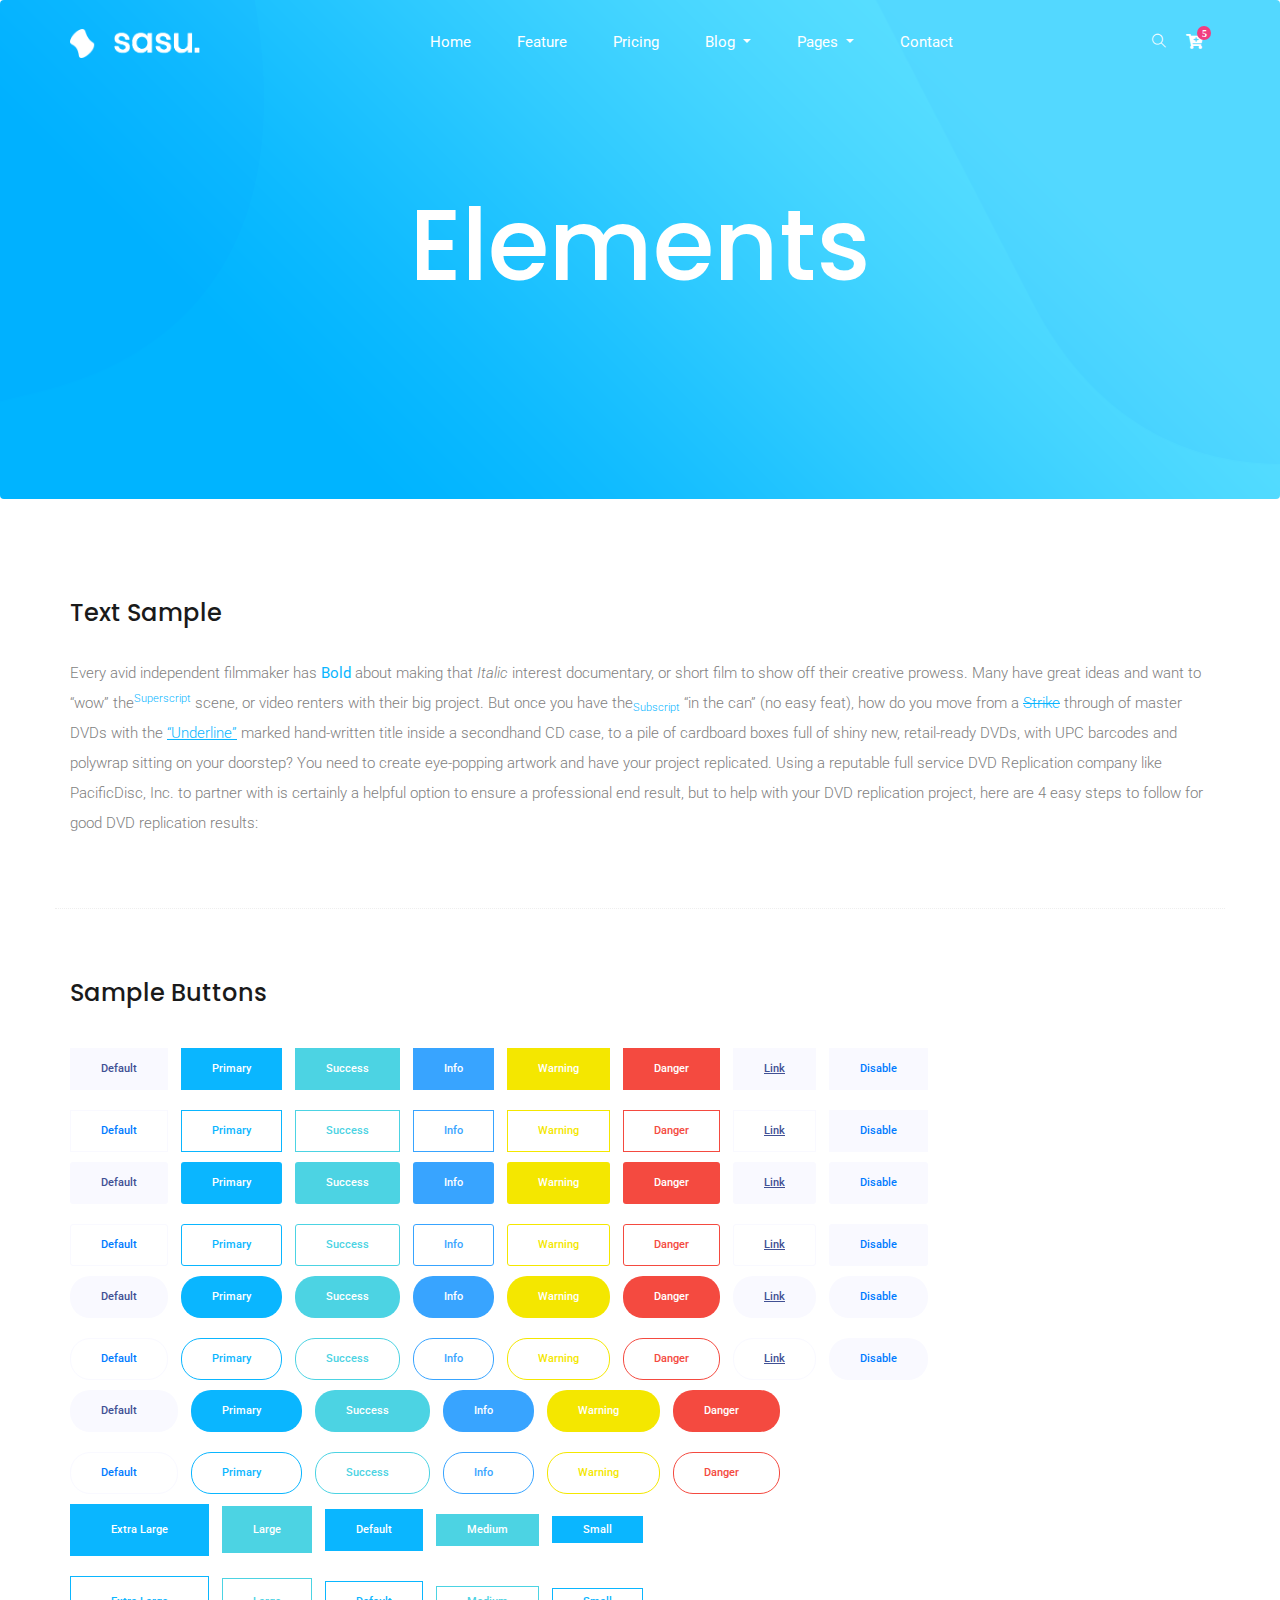
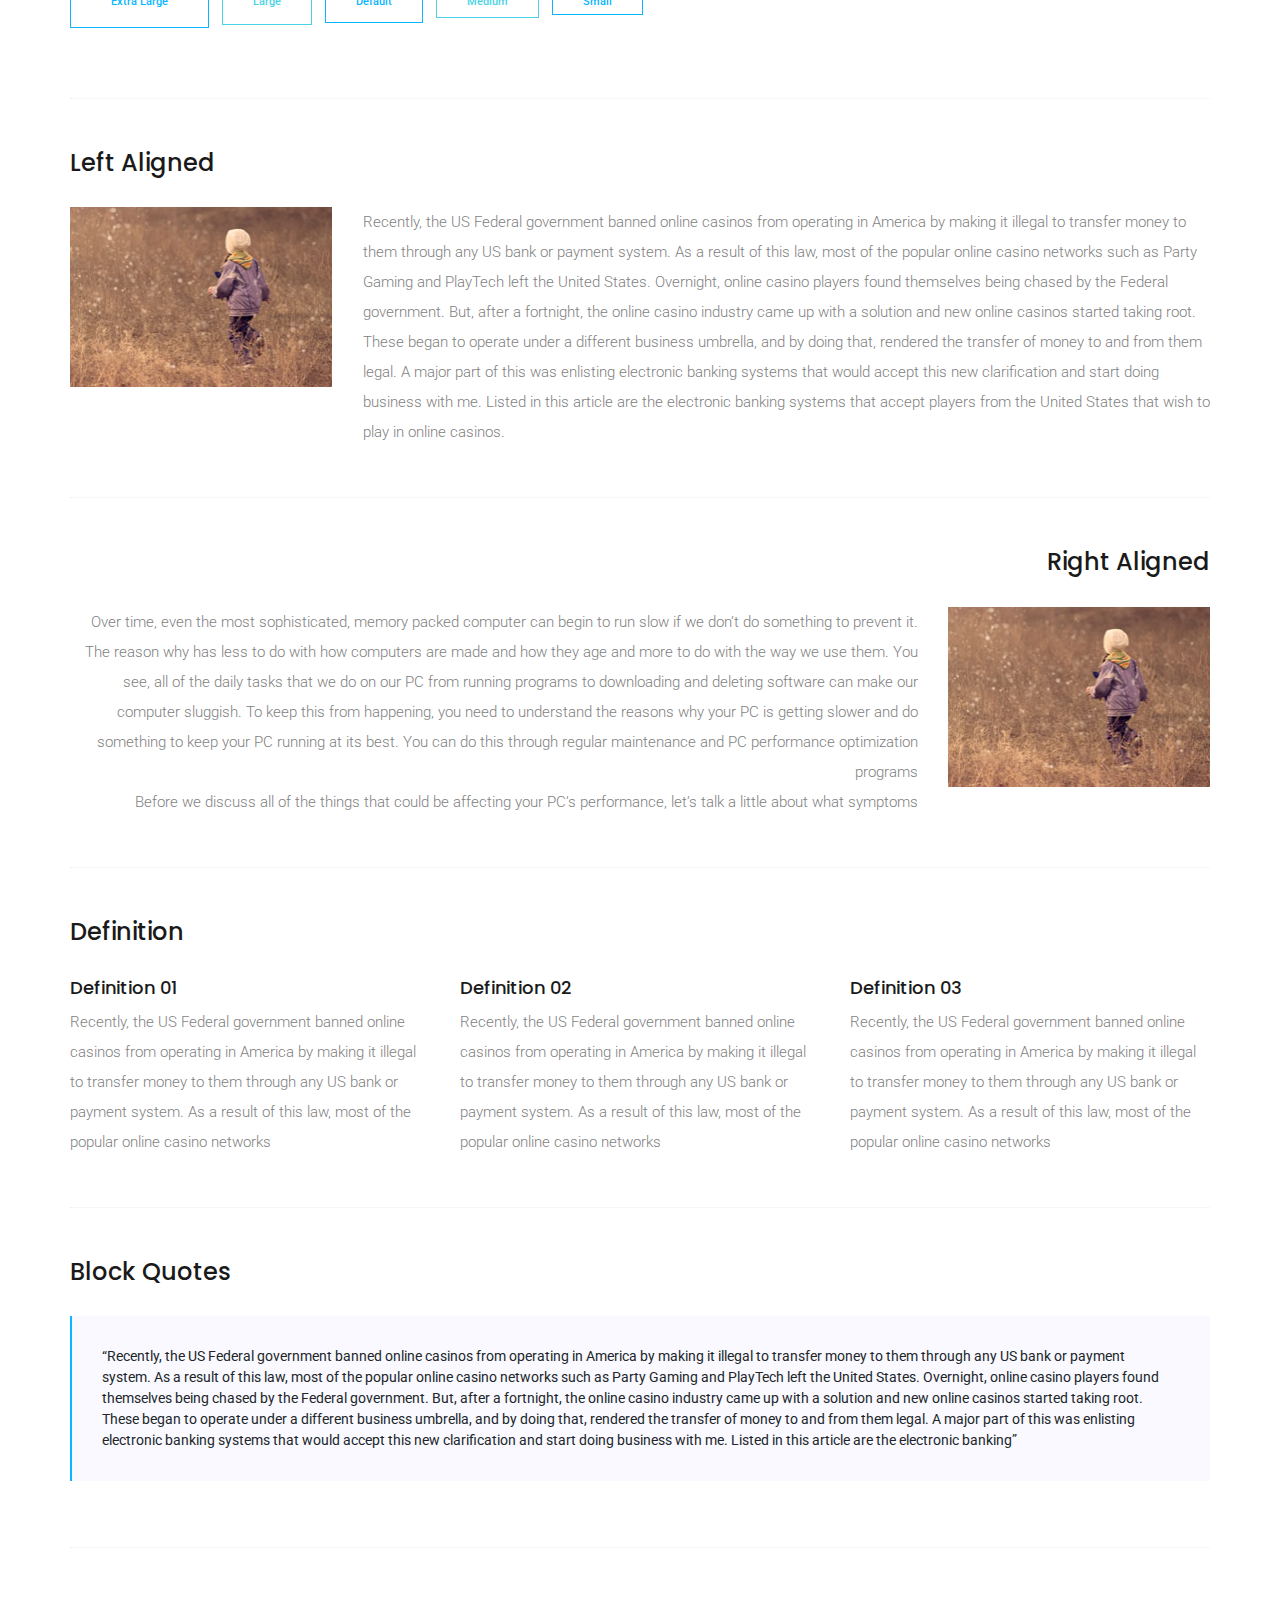
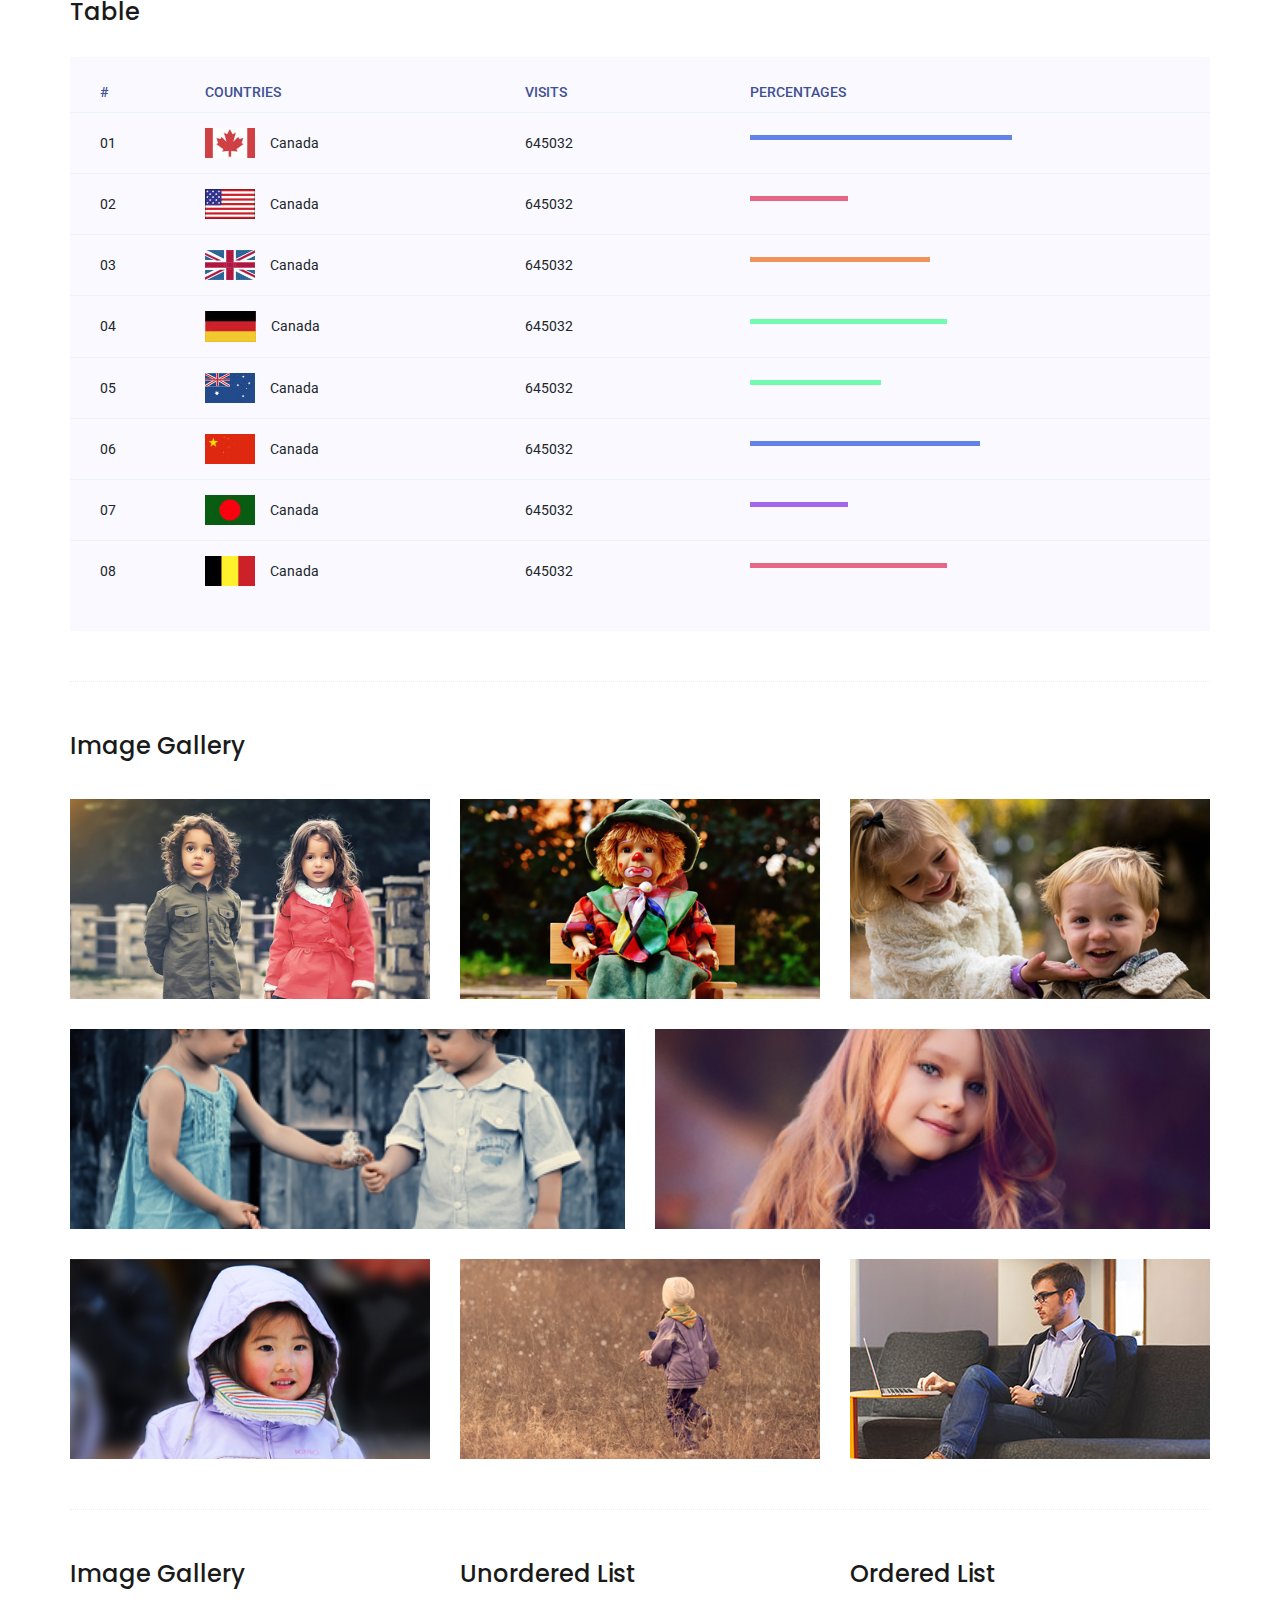
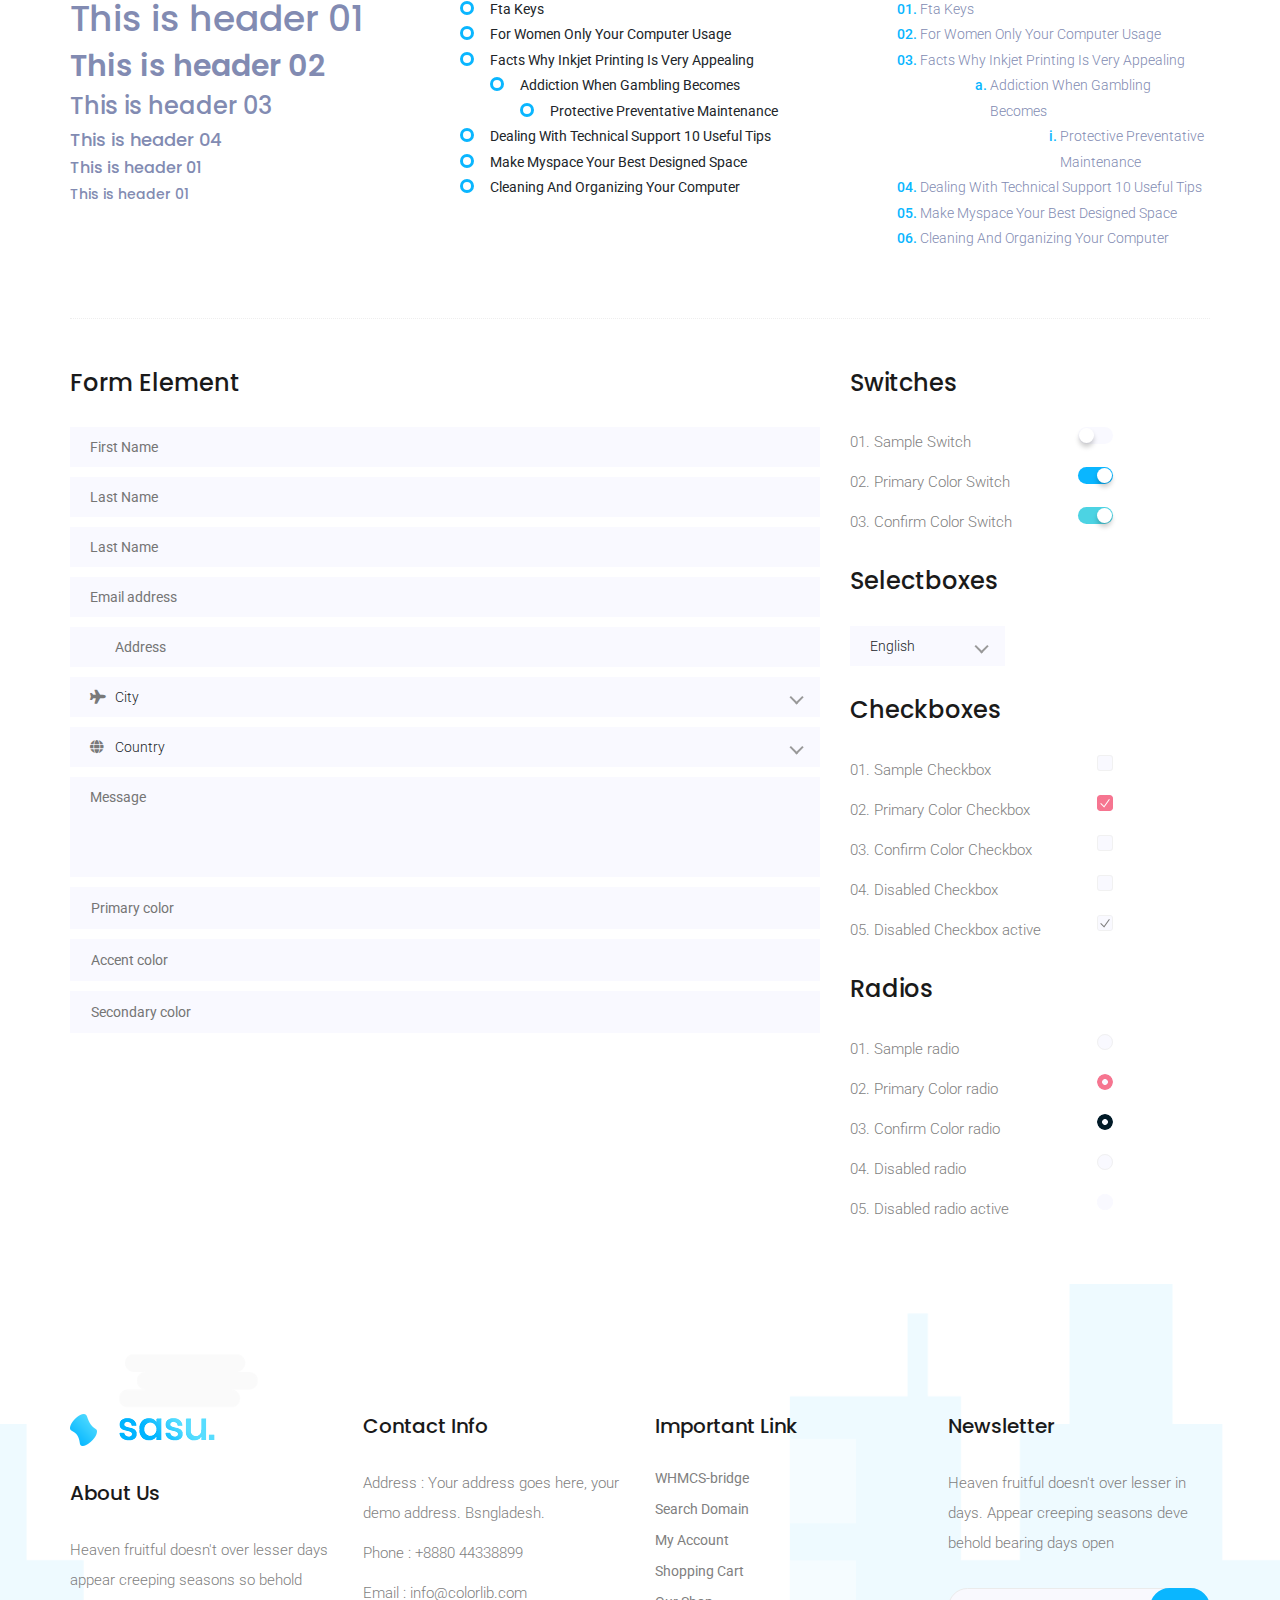
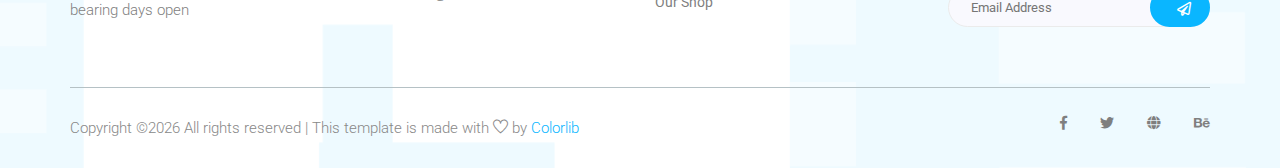
<file: elements.html>
<!doctype html>
<html lang="zxx">

<head>
    <!-- Required meta tags -->
    <meta charset="utf-8">
    <meta name="viewport" content="width=device-width, initial-scale=1, shrink-to-fit=no">
    <title>sasu</title>
    <link rel="icon" href="img/favicon.png">
    <!-- Bootstrap CSS -->
    <link rel="stylesheet" href="css/bootstrap.min.css">
    <!-- animate CSS -->
    <link rel="stylesheet" href="css/animate.css">
    <!-- owl carousel CSS -->
    <link rel="stylesheet" href="css/owl.carousel.min.css">
    <!-- font awesome CSS -->
    <link rel="stylesheet" href="css/all.css">
    <!-- flaticon CSS -->
    <link rel="stylesheet" href="css/flaticon.css">
    <link rel="stylesheet" href="css/themify-icons.css">
    <link rel="stylesheet" href="css/nice-select.css">
    <!-- font awesome CSS -->
    <link rel="stylesheet" href="css/magnific-popup.css">
    <!-- swiper CSS -->
    <link rel="stylesheet" href="css/slick.css">
    <!-- style CSS -->
    <link rel="stylesheet" href="css/style.css">
</head>

<body>
    <!--::header part start::-->
    <header class="main_menu home_menu">
        <div class="container">
            <div class="row align-items-center">
                <div class="col-lg-12">
                    <nav class="navbar navbar-expand-lg navbar-light">
                        <a class="navbar-brand" href="index.html"> <img src="img/logo.png" alt="logo"> </a>
                        <button class="navbar-toggler" type="button" data-toggle="collapse"
                            data-target="#navbarSupportedContent" aria-controls="navbarSupportedContent"
                            aria-expanded="false" aria-label="Toggle navigation">
                            <span class="menu_icon"><i class="fas fa-bars"></i></span>
                        </button>

                        <div class="collapse navbar-collapse main-menu-item" id="navbarSupportedContent">
                            <ul class="navbar-nav">
                                <li class="nav-item">
                                    <a class="nav-link" href="index.html">Home</a>
                                </li>
                                <li class="nav-item">
                                    <a class="nav-link" href="feature.html">feature</a>
                                </li>
                                <li class="nav-item">
                                    <a class="nav-link" href="pricing.html">pricing</a>
                                </li>
                                <li class="nav-item dropdown">
                                    <a class="nav-link dropdown-toggle" href="blog.html" id="navbarDropdown"
                                        role="button" data-toggle="dropdown" aria-haspopup="true" aria-expanded="false">
                                        Blog
                                    </a>
                                    <div class="dropdown-menu" aria-labelledby="navbarDropdown">
                                        <a class="dropdown-item" href="blog.html"> blog</a>
                                        <a class="dropdown-item" href="single-blog.html">Single blog</a>
                                    </div>
                                </li>
                                <li class="nav-item dropdown">
                                    <a class="nav-link dropdown-toggle" href="blog.html" id="navbarDropdown1"
                                        role="button" data-toggle="dropdown" aria-haspopup="true" aria-expanded="false">
                                        pages
                                    </a>
                                    <div class="dropdown-menu" aria-labelledby="navbarDropdown1">
                                        <a class="dropdown-item" href="elements.html">Elements</a>
                                    </div>
                                </li>
                                <li class="nav-item">
                                    <a class="nav-link" href="contact.html">Contact</a>
                                </li>
                            </ul>
                        </div>
                        <a id="search_1" href="javascript:void(0)"><i class="ti-search"></i></a>
                        <div class="dropdown cart">
                            <a class="dropdown-toggle" href="#" id="navbarDropdown3" role="button" data-toggle="dropdown"
                                aria-haspopup="true" aria-expanded="false">
                                <i class="fas fa-cart-plus"></i>
                            </a>
                            <!-- <div class="dropdown-menu" aria-labelledby="navbarDropdown">
                                <div class="single_product">

                                </div>
                            </div> -->
                        </div>
                    </nav>
                </div>
            </div>
        </div>
        <div class="search_input" id="search_input_box">
            <div class="container ">
                <form class="d-flex justify-content-between search-inner">
                    <input type="text" class="form-control" id="search_input" placeholder="Search Here">
                    <button type="submit" class="btn"></button>
                    <span class="ti-close" id="close_search" title="Close Search"></span>
                </form>
            </div>
        </div>
    </header>
    <!-- Header part end-->

	<!-- breadcrumb start-->
	<section class="breadcrumb breadcrumb_bg">
		<div class="container">
			<div class="row">
				<div class="col-lg-12">
					<div class="breadcrumb_iner text-center">
						<div class="breadcrumb_iner_item">
							<h2>elements</h2>
						</div>
					</div>
				</div>
			</div>
		</div>
	</section>
	<!-- breadcrumb start-->

	<!-- Start Sample Area -->
	<section class="sample-text-area">
		<div class="container box_1170">
			<h3 class="text-heading">Text Sample</h3>
			<p class="sample-text">
				Every avid independent filmmaker has <b>Bold</b> about making that <i>Italic</i> interest documentary,
				or short
				film to show off their creative prowess. Many have great ideas and want to “wow”
				the<sup>Superscript</sup> scene,
				or video renters with their big project. But once you have the<sub>Subscript</sub> “in the can” (no easy
				feat), how
				do you move from a <del>Strike</del> through of master DVDs with the <u>“Underline”</u> marked
				hand-written title
				inside a secondhand CD case, to a pile of cardboard boxes full of shiny new, retail-ready DVDs, with UPC
				barcodes
				and polywrap sitting on your doorstep? You need to create eye-popping artwork and have your project
				replicated.
				Using a reputable full service DVD Replication company like PacificDisc, Inc. to partner with is
				certainly a
				helpful option to ensure a professional end result, but to help with your DVD replication project, here
				are 4 easy
				steps to follow for good DVD replication results:

			</p>
		</div>
	</section>
	<!-- End Sample Area -->

	<!-- Start Button -->
	<section class="button-area">
		<div class="container box_1170 border-top-generic">
			<h3 class="text-heading">Sample Buttons</h3>
			<div class="button-group-area">
				<a href="#" class="genric-btn default">Default</a>
				<a href="#" class="genric-btn primary">Primary</a>
				<a href="#" class="genric-btn success">Success</a>
				<a href="#" class="genric-btn info">Info</a>
				<a href="#" class="genric-btn warning">Warning</a>
				<a href="#" class="genric-btn danger">Danger</a>
				<a href="#" class="genric-btn link">Link</a>
				<a href="#" class="genric-btn disable">Disable</a>
			</div>
			<div class="button-group-area mt-10">
				<a href="#" class="genric-btn default-border">Default</a>
				<a href="#" class="genric-btn primary-border">Primary</a>
				<a href="#" class="genric-btn success-border">Success</a>
				<a href="#" class="genric-btn info-border">Info</a>
				<a href="#" class="genric-btn warning-border">Warning</a>
				<a href="#" class="genric-btn danger-border">Danger</a>
				<a href="#" class="genric-btn link-border">Link</a>
				<a href="#" class="genric-btn disable">Disable</a>
			</div>
			<div class="button-group-area mt-40">
				<a href="#" class="genric-btn default radius">Default</a>
				<a href="#" class="genric-btn primary radius">Primary</a>
				<a href="#" class="genric-btn success radius">Success</a>
				<a href="#" class="genric-btn info radius">Info</a>
				<a href="#" class="genric-btn warning radius">Warning</a>
				<a href="#" class="genric-btn danger radius">Danger</a>
				<a href="#" class="genric-btn link radius">Link</a>
				<a href="#" class="genric-btn disable radius">Disable</a>
			</div>
			<div class="button-group-area mt-10">
				<a href="#" class="genric-btn default-border radius">Default</a>
				<a href="#" class="genric-btn primary-border radius">Primary</a>
				<a href="#" class="genric-btn success-border radius">Success</a>
				<a href="#" class="genric-btn info-border radius">Info</a>
				<a href="#" class="genric-btn warning-border radius">Warning</a>
				<a href="#" class="genric-btn danger-border radius">Danger</a>
				<a href="#" class="genric-btn link-border radius">Link</a>
				<a href="#" class="genric-btn disable radius">Disable</a>
			</div>
			<div class="button-group-area mt-40">
				<a href="#" class="genric-btn default circle">Default</a>
				<a href="#" class="genric-btn primary circle">Primary</a>
				<a href="#" class="genric-btn success circle">Success</a>
				<a href="#" class="genric-btn info circle">Info</a>
				<a href="#" class="genric-btn warning circle">Warning</a>
				<a href="#" class="genric-btn danger circle">Danger</a>
				<a href="#" class="genric-btn link circle">Link</a>
				<a href="#" class="genric-btn disable circle">Disable</a>
			</div>
			<div class="button-group-area mt-10">
				<a href="#" class="genric-btn default-border circle">Default</a>
				<a href="#" class="genric-btn primary-border circle">Primary</a>
				<a href="#" class="genric-btn success-border circle">Success</a>
				<a href="#" class="genric-btn info-border circle">Info</a>
				<a href="#" class="genric-btn warning-border circle">Warning</a>
				<a href="#" class="genric-btn danger-border circle">Danger</a>
				<a href="#" class="genric-btn link-border circle">Link</a>
				<a href="#" class="genric-btn disable circle">Disable</a>
			</div>
			<div class="button-group-area mt-40">
				<a href="#" class="genric-btn default circle arrow">Default<span class="lnr lnr-arrow-right"></span></a>
				<a href="#" class="genric-btn primary circle arrow">Primary<span class="lnr lnr-arrow-right"></span></a>
				<a href="#" class="genric-btn success circle arrow">Success<span class="lnr lnr-arrow-right"></span></a>
				<a href="#" class="genric-btn info circle arrow">Info<span class="lnr lnr-arrow-right"></span></a>
				<a href="#" class="genric-btn warning circle arrow">Warning<span class="lnr lnr-arrow-right"></span></a>
				<a href="#" class="genric-btn danger circle arrow">Danger<span class="lnr lnr-arrow-right"></span></a>
			</div>
			<div class="button-group-area mt-10">
				<a href="#" class="genric-btn default-border circle arrow">Default<span
						class="lnr lnr-arrow-right"></span></a>
				<a href="#" class="genric-btn primary-border circle arrow">Primary<span
						class="lnr lnr-arrow-right"></span></a>
				<a href="#" class="genric-btn success-border circle arrow">Success<span
						class="lnr lnr-arrow-right"></span></a>
				<a href="#" class="genric-btn info-border circle arrow">Info<span
						class="lnr lnr-arrow-right"></span></a>
				<a href="#" class="genric-btn warning-border circle arrow">Warning<span
						class="lnr lnr-arrow-right"></span></a>
				<a href="#" class="genric-btn danger-border circle arrow">Danger<span
						class="lnr lnr-arrow-right"></span></a>
			</div>
			<div class="button-group-area mt-40">
				<a href="#" class="genric-btn primary e-large">Extra Large</a>
				<a href="#" class="genric-btn success large">Large</a>
				<a href="#" class="genric-btn primary">Default</a>
				<a href="#" class="genric-btn success medium">Medium</a>
				<a href="#" class="genric-btn primary small">Small</a>
			</div>
			<div class="button-group-area mt-10">
				<a href="#" class="genric-btn primary-border e-large">Extra Large</a>
				<a href="#" class="genric-btn success-border large">Large</a>
				<a href="#" class="genric-btn primary-border">Default</a>
				<a href="#" class="genric-btn success-border medium">Medium</a>
				<a href="#" class="genric-btn primary-border small">Small</a>
			</div>
		</div>
	</section>
	<!-- End Button -->

	<!-- Start Align Area -->
	<div class="whole-wrap">
		<div class="container box_1170">
			<div class="section-top-border">
				<h3 class="mb-30">Left Aligned</h3>
				<div class="row">
					<div class="col-md-3">
						<img src="img/elements/d.jpg" alt="" class="img-fluid">
					</div>
					<div class="col-md-9 mt-sm-20">
						<p>Recently, the US Federal government banned online casinos from operating in America by making
							it illegal to
							transfer money to them through any US bank or payment system. As a result of this law, most
							of the popular
							online casino networks such as Party Gaming and PlayTech left the United States. Overnight,
							online casino
							players found themselves being chased by the Federal government. But, after a fortnight, the
							online casino
							industry came up with a solution and new online casinos started taking root. These began to
							operate under a
							different business umbrella, and by doing that, rendered the transfer of money to and from
							them legal. A major
							part of this was enlisting electronic banking systems that would accept this new
							clarification and start doing
							business with me. Listed in this article are the electronic banking systems that accept
							players from the United
							States that wish to play in online casinos.</p>
					</div>
				</div>
			</div>
			<div class="section-top-border text-right">
				<h3 class="mb-30">Right Aligned</h3>
				<div class="row">
					<div class="col-md-9">
						<p class="text-right">Over time, even the most sophisticated, memory packed computer can begin
							to run slow if we
							don’t do something to prevent it. The reason why has less to do with how computers are made
							and how they age and
							more to do with the way we use them. You see, all of the daily tasks that we do on our PC
							from running programs
							to downloading and deleting software can make our computer sluggish. To keep this from
							happening, you need to
							understand the reasons why your PC is getting slower and do something to keep your PC
							running at its best. You
							can do this through regular maintenance and PC performance optimization programs</p>
						<p class="text-right">Before we discuss all of the things that could be affecting your PC’s
							performance, let’s
							talk a little about what symptoms</p>
					</div>
					<div class="col-md-3">
						<img src="img/elements/d.jpg" alt="" class="img-fluid">
					</div>
				</div>
			</div>
			<div class="section-top-border">
				<h3 class="mb-30">Definition</h3>
				<div class="row">
					<div class="col-md-4">
						<div class="single-defination">
							<h4 class="mb-20">Definition 01</h4>
							<p>Recently, the US Federal government banned online casinos from operating in America by
								making it illegal to
								transfer money to them through any US bank or payment system. As a result of this law,
								most of the popular
								online casino networks</p>
						</div>
					</div>
					<div class="col-md-4">
						<div class="single-defination">
							<h4 class="mb-20">Definition 02</h4>
							<p>Recently, the US Federal government banned online casinos from operating in America by
								making it illegal to
								transfer money to them through any US bank or payment system. As a result of this law,
								most of the popular
								online casino networks</p>
						</div>
					</div>
					<div class="col-md-4">
						<div class="single-defination">
							<h4 class="mb-20">Definition 03</h4>
							<p>Recently, the US Federal government banned online casinos from operating in America by
								making it illegal to
								transfer money to them through any US bank or payment system. As a result of this law,
								most of the popular
								online casino networks</p>
						</div>
					</div>
				</div>
			</div>
			<div class="section-top-border">
				<h3 class="mb-30">Block Quotes</h3>
				<div class="row">
					<div class="col-lg-12">
						<blockquote class="generic-blockquote">
							“Recently, the US Federal government banned online casinos from operating in America by
							making it illegal to
							transfer money to them through any US bank or payment system. As a result of this law, most
							of the popular
							online casino networks such as Party Gaming and PlayTech left the United States. Overnight,
							online casino
							players found themselves being chased by the Federal government. But, after a fortnight, the
							online casino
							industry came up with a solution and new online casinos started taking root. These began to
							operate under a
							different business umbrella, and by doing that, rendered the transfer of money to and from
							them legal. A major
							part of this was enlisting electronic banking systems that would accept this new
							clarification and start doing
							business with me. Listed in this article are the electronic banking”
						</blockquote>
					</div>
				</div>
			</div>
			<div class="section-top-border">
				<h3 class="mb-30">Table</h3>
				<div class="progress-table-wrap">
					<div class="progress-table">
						<div class="table-head">
							<div class="serial">#</div>
							<div class="country">Countries</div>
							<div class="visit">Visits</div>
							<div class="percentage">Percentages</div>
						</div>
						<div class="table-row">
							<div class="serial">01</div>
							<div class="country"> <img src="img/elements/f1.jpg" alt="flag">Canada</div>
							<div class="visit">645032</div>
							<div class="percentage">
								<div class="progress">
									<div class="progress-bar color-1" role="progressbar" style="width: 80%"
										aria-valuenow="80" aria-valuemin="0" aria-valuemax="100"></div>
								</div>
							</div>
						</div>
						<div class="table-row">
							<div class="serial">02</div>
							<div class="country"> <img src="img/elements/f2.jpg" alt="flag">Canada</div>
							<div class="visit">645032</div>
							<div class="percentage">
								<div class="progress">
									<div class="progress-bar color-2" role="progressbar" style="width: 30%"
										aria-valuenow="30" aria-valuemin="0" aria-valuemax="100"></div>
								</div>
							</div>
						</div>
						<div class="table-row">
							<div class="serial">03</div>
							<div class="country"> <img src="img/elements/f3.jpg" alt="flag">Canada</div>
							<div class="visit">645032</div>
							<div class="percentage">
								<div class="progress">
									<div class="progress-bar color-3" role="progressbar" style="width: 55%"
										aria-valuenow="55" aria-valuemin="0" aria-valuemax="100"></div>
								</div>
							</div>
						</div>
						<div class="table-row">
							<div class="serial">04</div>
							<div class="country"> <img src="img/elements/f4.jpg" alt="flag">Canada</div>
							<div class="visit">645032</div>
							<div class="percentage">
								<div class="progress">
									<div class="progress-bar color-4" role="progressbar" style="width: 60%"
										aria-valuenow="60" aria-valuemin="0" aria-valuemax="100"></div>
								</div>
							</div>
						</div>
						<div class="table-row">
							<div class="serial">05</div>
							<div class="country"> <img src="img/elements/f5.jpg" alt="flag">Canada</div>
							<div class="visit">645032</div>
							<div class="percentage">
								<div class="progress">
									<div class="progress-bar color-5" role="progressbar" style="width: 40%"
										aria-valuenow="40" aria-valuemin="0" aria-valuemax="100"></div>
								</div>
							</div>
						</div>
						<div class="table-row">
							<div class="serial">06</div>
							<div class="country"> <img src="img/elements/f6.jpg" alt="flag">Canada</div>
							<div class="visit">645032</div>
							<div class="percentage">
								<div class="progress">
									<div class="progress-bar color-6" role="progressbar" style="width: 70%"
										aria-valuenow="70" aria-valuemin="0" aria-valuemax="100"></div>
								</div>
							</div>
						</div>
						<div class="table-row">
							<div class="serial">07</div>
							<div class="country"> <img src="img/elements/f7.jpg" alt="flag">Canada</div>
							<div class="visit">645032</div>
							<div class="percentage">
								<div class="progress">
									<div class="progress-bar color-7" role="progressbar" style="width: 30%"
										aria-valuenow="30" aria-valuemin="0" aria-valuemax="100"></div>
								</div>
							</div>
						</div>
						<div class="table-row">
							<div class="serial">08</div>
							<div class="country"> <img src="img/elements/f8.jpg" alt="flag">Canada</div>
							<div class="visit">645032</div>
							<div class="percentage">
								<div class="progress">
									<div class="progress-bar color-8" role="progressbar" style="width: 60%"
										aria-valuenow="60" aria-valuemin="0" aria-valuemax="100"></div>
								</div>
							</div>
						</div>
					</div>
				</div>
			</div>
			<div class="section-top-border">
				<h3>Image Gallery</h3>
				<div class="row gallery-item">
					<div class="col-md-4">
						<a href="img/elements/g1.jpg" class="img-pop-up img-gal">
							<div class="single-gallery-image" style="background: url(img/elements/g1.jpg);"></div>
						</a>
					</div>
					<div class="col-md-4">
						<a href="img/elements/g2.jpg" class="img-pop-up img-gal">
							<div class="single-gallery-image" style="background: url(img/elements/g2.jpg);"></div>
						</a>
					</div>
					<div class="col-md-4">
						<a href="img/elements/g3.jpg" class="img-pop-up img-gal">
							<div class="single-gallery-image" style="background: url(img/elements/g3.jpg);"></div>
						</a>
					</div>
					<div class="col-md-6">
						<a href="img/elements/g4.jpg" class="img-pop-up img-gal">
							<div class="single-gallery-image" style="background: url(img/elements/g4.jpg);"></div>
						</a>
					</div>
					<div class="col-md-6">
						<a href="img/elements/g5.jpg" class="img-pop-up img-gal">
							<div class="single-gallery-image" style="background: url(img/elements/g5.jpg);"></div>
						</a>
					</div>
					<div class="col-md-4">
						<a href="img/elements/g6.jpg" class="img-pop-up img-gal">
							<div class="single-gallery-image" style="background: url(img/elements/g6.jpg);"></div>
						</a>
					</div>
					<div class="col-md-4">
						<a href="img/elements/g7.jpg" class="img-pop-up img-gal"">
							<div class=" single-gallery-image" style="background: url(img/elements/g7.jpg);"></div>
					</a>
				</div>
				<div class="col-md-4">
					<a href="img/elements/g8.jpg" class="img-pop-up img-gal">
						<div class="single-gallery-image" style="background: url(img/elements/g8.jpg);"></div>
					</a>
				</div>
			</div>
		</div>
		<div class="section-top-border">
			<div class="row">
				<div class="col-md-4">
					<h3 class="mb-20">Image Gallery</h3>
					<div class="typography">
						<h1>This is header 01</h1>
						<h2>This is header 02</h2>
						<h3>This is header 03</h3>
						<h4>This is header 04</h4>
						<h5>This is header 01</h5>
						<h6>This is header 01</h6>
					</div>
				</div>
				<div class="col-md-4 mt-sm-30">
					<h3 class="mb-20">Unordered List</h3>
					<div class="">
						<ul class="unordered-list">
							<li>Fta Keys</li>
							<li>For Women Only Your Computer Usage</li>
							<li>Facts Why Inkjet Printing Is Very Appealing
								<ul>
									<li>Addiction When Gambling Becomes
										<ul>
											<li>Protective Preventative Maintenance</li>
										</ul>
									</li>
								</ul>
							</li>
							<li>Dealing With Technical Support 10 Useful Tips</li>
							<li>Make Myspace Your Best Designed Space</li>
							<li>Cleaning And Organizing Your Computer</li>
						</ul>
					</div>
				</div>
				<div class="col-md-4 mt-sm-30">
					<h3 class="mb-20">Ordered List</h3>
					<div class="">
						<ol class="ordered-list">
							<li><span>Fta Keys</span></li>
							<li><span>For Women Only Your Computer Usage</span></li>
							<li><span>Facts Why Inkjet Printing Is Very Appealing</span>
								<ol class="ordered-list-alpha">
									<li><span>Addiction When Gambling Becomes</span>
										<ol class="ordered-list-roman">
											<li><span>Protective Preventative Maintenance</span></li>
										</ol>
									</li>
								</ol>
							</li>
							<li><span>Dealing With Technical Support 10 Useful Tips</span></li>
							<li><span>Make Myspace Your Best Designed Space</span></li>
							<li><span>Cleaning And Organizing Your Computer</span></li>
						</ol>
					</div>
				</div>
			</div>
		</div>
		<div class="section-top-border">
			<div class="row">
				<div class="col-lg-8 col-md-8">
					<h3 class="mb-30">Form Element</h3>
					<form action="#">
						<div class="mt-10">
							<input type="text" name="first_name" placeholder="First Name"
								onfocus="this.placeholder = ''" onblur="this.placeholder = 'First Name'" required
								class="single-input">
						</div>
						<div class="mt-10">
							<input type="text" name="last_name" placeholder="Last Name" onfocus="this.placeholder = ''"
								onblur="this.placeholder = 'Last Name'" required class="single-input">
						</div>
						<div class="mt-10">
							<input type="text" name="last_name" placeholder="Last Name" onfocus="this.placeholder = ''"
								onblur="this.placeholder = 'Last Name'" required class="single-input">
						</div>
						<div class="mt-10">
							<input type="email" name="EMAIL" placeholder="Email address" onfocus="this.placeholder = ''"
								onblur="this.placeholder = 'Email address'" required class="single-input">
						</div>
						<div class="input-group-icon mt-10">
							<div class="icon"><i class="fa fa-thumb-tack" aria-hidden="true"></i></div>
							<input type="text" name="address" placeholder="Address" onfocus="this.placeholder = ''"
								onblur="this.placeholder = 'Address'" required class="single-input">
						</div>
						<div class="input-group-icon mt-10">
							<div class="icon"><i class="fa fa-plane" aria-hidden="true"></i></div>
							<div class="form-select" id="default-select">
								<select>
									<option value=" 1">City</option>
									<option value="1">Dhaka</option>
									<option value="1">Dilli</option>
									<option value="1">Newyork</option>
									<option value="1">Islamabad</option>
								</select>
							</div>
						</div>
						<div class="input-group-icon mt-10">
							<div class="icon"><i class="fa fa-globe" aria-hidden="true"></i></div>
							<div class="form-select" id="default-select_1">
								<select>
									<option value=" 1">Country</option>
									<option value="1">Bangladesh</option>
									<option value="1">India</option>
									<option value="1">England</option>
									<option value="1">Srilanka</option>
								</select>
							</div>
						</div>

						<div class="mt-10">
							<textarea class="single-textarea" placeholder="Message" onfocus="this.placeholder = ''"
								onblur="this.placeholder = 'Message'" required></textarea>
						</div>
						<!-- For Gradient Border Use -->
						<!-- <div class="mt-10">
										<div class="primary-input">
											<input id="primary-input" type="text" name="first_name" placeholder="Primary color" onfocus="this.placeholder = ''" onblur="this.placeholder = 'Primary color'">
											<label for="primary-input"></label>
										</div>
									</div> -->
						<div class="mt-10">
							<input type="text" name="first_name" placeholder="Primary color"
								onfocus="this.placeholder = ''" onblur="this.placeholder = 'Primary color'" required
								class="single-input-primary">
						</div>
						<div class="mt-10">
							<input type="text" name="first_name" placeholder="Accent color"
								onfocus="this.placeholder = ''" onblur="this.placeholder = 'Accent color'" required
								class="single-input-accent">
						</div>
						<div class="mt-10">
							<input type="text" name="first_name" placeholder="Secondary color"
								onfocus="this.placeholder = ''" onblur="this.placeholder = 'Secondary color'" required
								class="single-input-secondary">
						</div>
					</form>
				</div>
				<div class="col-lg-3 col-md-4 mt-sm-30">
					<div class="single-element-widget">
						<h3 class="mb-30">Switches</h3>
						<div class="switch-wrap d-flex justify-content-between">
							<p>01. Sample Switch</p>
							<div class="primary-switch">
								<input type="checkbox" id="default-switch">
								<label for="default-switch"></label>
							</div>
						</div>
						<div class="switch-wrap d-flex justify-content-between">
							<p>02. Primary Color Switch</p>
							<div class="primary-switch">
								<input type="checkbox" id="primary-switch" checked>
								<label for="primary-switch"></label>
							</div>
						</div>
						<div class="switch-wrap d-flex justify-content-between">
							<p>03. Confirm Color Switch</p>
							<div class="confirm-switch">
								<input type="checkbox" id="confirm-switch" checked>
								<label for="confirm-switch"></label>
							</div>
						</div>
					</div>
					<div class="single-element-widget mt-30">
						<h3 class="mb-30">Selectboxes</h3>
						<div class="default-select" id="default-select_2">
							<select>
								<option value=" 1">English</option>
								<option value="1">Spanish</option>
								<option value="1">Arabic</option>
								<option value="1">Portuguise</option>
								<option value="1">Bengali</option>
							</select>
						</div>
					</div>
					<div class="single-element-widget mt-30">
						<h3 class="mb-30">Checkboxes</h3>
						<div class="switch-wrap d-flex justify-content-between">
							<p>01. Sample Checkbox</p>
							<div class="primary-checkbox">
								<input type="checkbox" id="default-checkbox">
								<label for="default-checkbox"></label>
							</div>
						</div>
						<div class="switch-wrap d-flex justify-content-between">
							<p>02. Primary Color Checkbox</p>
							<div class="primary-checkbox">
								<input type="checkbox" id="primary-checkbox" checked>
								<label for="primary-checkbox"></label>
							</div>
						</div>
						<div class="switch-wrap d-flex justify-content-between">
							<p>03. Confirm Color Checkbox</p>
							<div class="confirm-checkbox">
								<input type="checkbox" id="confirm-checkbox">
								<label for="confirm-checkbox"></label>
							</div>
						</div>
						<div class="switch-wrap d-flex justify-content-between">
							<p>04. Disabled Checkbox</p>
							<div class="disabled-checkbox">
								<input type="checkbox" id="disabled-checkbox" disabled>
								<label for="disabled-checkbox"></label>
							</div>
						</div>
						<div class="switch-wrap d-flex justify-content-between">
							<p>05. Disabled Checkbox active</p>
							<div class="disabled-checkbox">
								<input type="checkbox" id="disabled-checkbox-active" checked disabled>
								<label for="disabled-checkbox-active"></label>
							</div>
						</div>
					</div>
					<div class="single-element-widget mt-30">
						<h3 class="mb-30">Radios</h3>
						<div class="switch-wrap d-flex justify-content-between">
							<p>01. Sample radio</p>
							<div class="primary-radio">
								<input type="checkbox" id="default-radio">
								<label for="default-radio"></label>
							</div>
						</div>
						<div class="switch-wrap d-flex justify-content-between">
							<p>02. Primary Color radio</p>
							<div class="primary-radio">
								<input type="checkbox" id="primary-radio" checked>
								<label for="primary-radio"></label>
							</div>
						</div>
						<div class="switch-wrap d-flex justify-content-between">
							<p>03. Confirm Color radio</p>
							<div class="confirm-radio">
								<input type="checkbox" id="confirm-radio" checked>
								<label for="confirm-radio"></label>
							</div>
						</div>
						<div class="switch-wrap d-flex justify-content-between">
							<p>04. Disabled radio</p>
							<div class="disabled-radio">
								<input type="checkbox" id="disabled-radio" disabled>
								<label for="disabled-radio"></label>
							</div>
						</div>
						<div class="switch-wrap d-flex justify-content-between">
							<p>05. Disabled radio active</p>
							<div class="disabled-radio">
								<input type="checkbox" id="disabled-radio-active" checked disabled>
								<label for="disabled-radio-active"></label>
							</div>
						</div>
					</div>
				</div>
			</div>
		</div>
	</div>
	</div>
	<!-- End Align Area -->

	<!--::footer_part start::-->
    <footer class="footer_part">
			<div class="container">
				<div class="row">
					<div class="col-sm-6 col-lg-3">
						<div class="single_footer_part">
							<a href="index.html" class="footer_logo_iner"> <img src="img/footer_logo.png" alt="#"> </a>
							<h4>About Us</h4>
							<p>Heaven fruitful doesn't over lesser days appear creeping seasons so behold bearing days open
							</p>
						</div>
					</div>
					<div class="col-sm-6 col-lg-3">
						<div class="single_footer_part">
							<h4>Contact Info</h4>
							<p>Address : Your address goes
								here, your demo address.
								Bsngladesh.</p>
							<p>Phone : +8880 44338899</p>
							<p>Email : info@colorlib.com</p>
						</div>
					</div>
					<div class="col-sm-6 col-lg-3">
						<div class="single_footer_part">
							<h4>Important Link</h4>
							<ul class="list-unstyled">
								<li><a href=""> WHMCS-bridge</a></li>
								<li><a href="">Search Domain</a></li>
								<li><a href="">My Account</a></li>
								<li><a href="">Shopping Cart</a></li>
								<li><a href="">Our Shop</a></li>
							</ul>
						</div>
					</div>
					<div class="col-sm-6 col-lg-3">
						<div class="single_footer_part">
							<h4>Newsletter</h4>
							<p>Heaven fruitful doesn't over lesser in days. Appear creeping seasons deve behold bearing days
								open
							</p>
							<div id="mc_embed_signup">
								<form target="_blank"
									action="https://spondonit.us12.list-manage.com/subscribe/post?u=1462626880ade1ac87bd9c93a&amp;id=92a4423d01"
									method="get" class="subscribe_form relative mail_part">
									<input type="email" name="email" id="newsletter-form-email" placeholder="Email Address"
										class="placeholder hide-on-focus" onfocus="this.placeholder = ''"
										onblur="this.placeholder = ' Email Address '">
									<button type="submit" name="submit" id="newsletter-submit"
										class="email_icon newsletter-submit button-contactForm"><i
											class="far fa-paper-plane"></i></button>
									<div class="mt-10 info"></div>
								</form>
							</div>
						</div>
					</div>
				</div>
				<hr>
				<div class="row">
					<div class="col-lg-8">
						<div class="copyright_text">
							<P><!-- Link back to Colorlib can't be removed. Template is licensed under CC BY 3.0. -->
Copyright &copy;<script>document.write(new Date().getFullYear());</script> All rights reserved | This template is made with <i class="ti-heart" aria-hidden="true"></i> by <a href="https://colorlib.com" target="_blank">Colorlib</a>
<!-- Link back to Colorlib can't be removed. Template is licensed under CC BY 3.0. --></P>
						</div>
					</div>
					<div class="col-lg-4">
						<div class="footer_icon social_icon">
							<ul class="list-unstyled">
								<li><a href="#" class="single_social_icon"><i class="fab fa-facebook-f"></i></a></li>
								<li><a href="#" class="single_social_icon"><i class="fab fa-twitter"></i></a></li>
								<li><a href="#" class="single_social_icon"><i class="fas fa-globe"></i></a></li>
								<li><a href="#" class="single_social_icon"><i class="fab fa-behance"></i></a></li>
							</ul>
						</div>
					</div>
				</div>
			</div>
		</footer>
		<!--::footer_part end::-->
	
		<!-- jquery plugins here-->
		<!-- jquery -->
		<script src="js/jquery-1.12.1.min.js"></script>
		<!-- popper js -->
		<script src="js/popper.min.js"></script>
		<!-- bootstrap js -->
		<script src="js/bootstrap.min.js"></script>
		<!-- easing js -->
		<script src="js/jquery.magnific-popup.js"></script>
		<!-- swiper js -->
		<script src="js/swiper.min.js"></script>
		<!-- swiper js -->
		<script src="js/masonry.pkgd.js"></script>
		<!-- particles js -->
		<script src="js/owl.carousel.min.js"></script>
		<script src="js/jquery.nice-select.min.js"></script>
		<!-- slick js -->
		<script src="js/slick.min.js"></script>
		<script src="js/jquery.counterup.min.js"></script>
		<script src="js/waypoints.min.js"></script>
		<script src="js/contact.js"></script>
		<script src="js/jquery.ajaxchimp.min.js"></script>
		<script src="js/jquery.form.js"></script>
		<script src="js/jquery.validate.min.js"></script>
		<script src="js/mail-script.js"></script>
		<!-- custom js -->
		<script src="js/custom.js"></script>
	</body>
	
	</html>
</file>
<file: css/flaticon.css>
/*
  	Flaticon icon font: Flaticon
  	Creation date: 13/06/2019 05:10
  	*/

@font-face {
  font-family: "Flaticon";
  src: url("../fonts/Flaticon.eot");
  src: url("../fonts/Flaticon.eot?#iefix") format("embedded-opentype"),
       url("../fonts/Flaticon.woff2") format("woff2"),
       url("../fonts/Flaticon.woff") format("woff"),
       url("../fonts/Flaticon.ttf") format("truetype"),
       url("../fonts/Flaticon.svg#Flaticon") format("svg");
  font-weight: normal;
  font-style: normal;
}

@media screen and (-webkit-min-device-pixel-ratio:0) {
  @font-face {
    font-family: "Flaticon";
    src: url("./Flaticon.svg#Flaticon") format("svg");
  }
}

[class^="flaticon-"]:before, [class*=" flaticon-"]:before,
[class^="flaticon-"]:after, [class*=" flaticon-"]:after {   
  font-family: Flaticon;
        font-size: 20px;
font-style: normal;
}

.flaticon-right-arrow:before { content: "\f100"; }
</file>
<file: css/themify-icons.css>
@font-face {
	font-family: 'themify';
	src:url('../fonts/themify.eot?-fvbane');
	src:url('../fonts/themify.eot?#iefix-fvbane') format('embedded-opentype'),
		url('../fonts/themify.woff?-fvbane') format('woff'),
		url('../fonts/themify.ttf?-fvbane') format('truetype'),
		url('../fonts/themify.svg?-fvbane#themify') format('svg');
	font-weight: normal;
	font-style: normal;
}

[class^="ti-"], [class*=" ti-"] {
	font-family: 'themify';
	speak: none;
	font-style: normal;
	font-weight: normal;
	font-variant: normal;
	text-transform: none;
	line-height: 1;

	/* Better Font Rendering =========== */
	-webkit-font-smoothing: antialiased;
	-moz-osx-font-smoothing: grayscale;
}

.ti-wand:before {
	content: "\e600";
}
.ti-volume:before {
	content: "\e601";
}
.ti-user:before {
	content: "\e602";
}
.ti-unlock:before {
	content: "\e603";
}
.ti-unlink:before {
	content: "\e604";
}
.ti-trash:before {
	content: "\e605";
}
.ti-thought:before {
	content: "\e606";
}
.ti-target:before {
	content: "\e607";
}
.ti-tag:before {
	content: "\e608";
}
.ti-tablet:before {
	content: "\e609";
}
.ti-star:before {
	content: "\e60a";
}
.ti-spray:before {
	content: "\e60b";
}
.ti-signal:before {
	content: "\e60c";
}
.ti-shopping-cart:before {
	content: "\e60d";
}
.ti-shopping-cart-full:before {
	content: "\e60e";
}
.ti-settings:before {
	content: "\e60f";
}
.ti-search:before {
	content: "\e610";
}
.ti-zoom-in:before {
	content: "\e611";
}
.ti-zoom-out:before {
	content: "\e612";
}
.ti-cut:before {
	content: "\e613";
}
.ti-ruler:before {
	content: "\e614";
}
.ti-ruler-pencil:before {
	content: "\e615";
}
.ti-ruler-alt:before {
	content: "\e616";
}
.ti-bookmark:before {
	content: "\e617";
}
.ti-bookmark-alt:before {
	content: "\e618";
}
.ti-reload:before {
	content: "\e619";
}
.ti-plus:before {
	content: "\e61a";
}
.ti-pin:before {
	content: "\e61b";
}
.ti-pencil:before {
	content: "\e61c";
}
.ti-pencil-alt:before {
	content: "\e61d";
}
.ti-paint-roller:before {
	content: "\e61e";
}
.ti-paint-bucket:before {
	content: "\e61f";
}
.ti-na:before {
	content: "\e620";
}
.ti-mobile:before {
	content: "\e621";
}
.ti-minus:before {
	content: "\e622";
}
.ti-medall:before {
	content: "\e623";
}
.ti-medall-alt:before {
	content: "\e624";
}
.ti-marker:before {
	content: "\e625";
}
.ti-marker-alt:before {
	content: "\e626";
}
.ti-arrow-up:before {
	content: "\e627";
}
.ti-arrow-right:before {
	content: "\e628";
}
.ti-arrow-left:before {
	content: "\e629";
}
.ti-arrow-down:before {
	content: "\e62a";
}
.ti-lock:before {
	content: "\e62b";
}
.ti-location-arrow:before {
	content: "\e62c";
}
.ti-link:before {
	content: "\e62d";
}
.ti-layout:before {
	content: "\e62e";
}
.ti-layers:before {
	content: "\e62f";
}
.ti-layers-alt:before {
	content: "\e630";
}
.ti-key:before {
	content: "\e631";
}
.ti-import:before {
	content: "\e632";
}
.ti-image:before {
	content: "\e633";
}
.ti-heart:before {
	content: "\e634";
}
.ti-heart-broken:before {
	content: "\e635";
}
.ti-hand-stop:before {
	content: "\e636";
}
.ti-hand-open:before {
	content: "\e637";
}
.ti-hand-drag:before {
	content: "\e638";
}
.ti-folder:before {
	content: "\e639";
}
.ti-flag:before {
	content: "\e63a";
}
.ti-flag-alt:before {
	content: "\e63b";
}
.ti-flag-alt-2:before {
	content: "\e63c";
}
.ti-eye:before {
	content: "\e63d";
}
.ti-export:before {
	content: "\e63e";
}
.ti-exchange-vertical:before {
	content: "\e63f";
}
.ti-desktop:before {
	content: "\e640";
}
.ti-cup:before {
	content: "\e641";
}
.ti-crown:before {
	content: "\e642";
}
.ti-comments:before {
	content: "\e643";
}
.ti-comment:before {
	content: "\e644";
}
.ti-comment-alt:before {
	content: "\e645";
}
.ti-close:before {
	content: "\e646";
}
.ti-clip:before {
	content: "\e647";
}
.ti-angle-up:before {
	content: "\e648";
}
.ti-angle-right:before {
	content: "\e649";
}
.ti-angle-left:before {
	content: "\e64a";
}
.ti-angle-down:before {
	content: "\e64b";
}
.ti-check:before {
	content: "\e64c";
}
.ti-check-box:before {
	content: "\e64d";
}
.ti-camera:before {
	content: "\e64e";
}
.ti-announcement:before {
	content: "\e64f";
}
.ti-brush:before {
	content: "\e650";
}
.ti-briefcase:before {
	content: "\e651";
}
.ti-bolt:before {
	content: "\e652";
}
.ti-bolt-alt:before {
	content: "\e653";
}
.ti-blackboard:before {
	content: "\e654";
}
.ti-bag:before {
	content: "\e655";
}
.ti-move:before {
	content: "\e656";
}
.ti-arrows-vertical:before {
	content: "\e657";
}
.ti-arrows-horizontal:before {
	content: "\e658";
}
.ti-fullscreen:before {
	content: "\e659";
}
.ti-arrow-top-right:before {
	content: "\e65a";
}
.ti-arrow-top-left:before {
	content: "\e65b";
}
.ti-arrow-circle-up:before {
	content: "\e65c";
}
.ti-arrow-circle-right:before {
	content: "\e65d";
}
.ti-arrow-circle-left:before {
	content: "\e65e";
}
.ti-arrow-circle-down:before {
	content: "\e65f";
}
.ti-angle-double-up:before {
	content: "\e660";
}
.ti-angle-double-right:before {
	content: "\e661";
}
.ti-angle-double-left:before {
	content: "\e662";
}
.ti-angle-double-down:before {
	content: "\e663";
}
.ti-zip:before {
	content: "\e664";
}
.ti-world:before {
	content: "\e665";
}
.ti-wheelchair:before {
	content: "\e666";
}
.ti-view-list:before {
	content: "\e667";
}
.ti-view-list-alt:before {
	content: "\e668";
}
.ti-view-grid:before {
	content: "\e669";
}
.ti-uppercase:before {
	content: "\e66a";
}
.ti-upload:before {
	content: "\e66b";
}
.ti-underline:before {
	content: "\e66c";
}
.ti-truck:before {
	content: "\e66d";
}
.ti-timer:before {
	content: "\e66e";
}
.ti-ticket:before {
	content: "\e66f";
}
.ti-thumb-up:before {
	content: "\e670";
}
.ti-thumb-down:before {
	content: "\e671";
}
.ti-text:before {
	content: "\e672";
}
.ti-stats-up:before {
	content: "\e673";
}
.ti-stats-down:before {
	content: "\e674";
}
.ti-split-v:before {
	content: "\e675";
}
.ti-split-h:before {
	content: "\e676";
}
.ti-smallcap:before {
	content: "\e677";
}
.ti-shine:before {
	content: "\e678";
}
.ti-shift-right:before {
	content: "\e679";
}
.ti-shift-left:before {
	content: "\e67a";
}
.ti-shield:before {
	content: "\e67b";
}
.ti-notepad:before {
	content: "\e67c";
}
.ti-server:before {
	content: "\e67d";
}
.ti-quote-right:before {
	content: "\e67e";
}
.ti-quote-left:before {
	content: "\e67f";
}
.ti-pulse:before {
	content: "\e680";
}
.ti-printer:before {
	content: "\e681";
}
.ti-power-off:before {
	content: "\e682";
}
.ti-plug:before {
	content: "\e683";
}
.ti-pie-chart:before {
	content: "\e684";
}
.ti-paragraph:before {
	content: "\e685";
}
.ti-panel:before {
	content: "\e686";
}
.ti-package:before {
	content: "\e687";
}
.ti-music:before {
	content: "\e688";
}
.ti-music-alt:before {
	content: "\e689";
}
.ti-mouse:before {
	content: "\e68a";
}
.ti-mouse-alt:before {
	content: "\e68b";
}
.ti-money:before {
	content: "\e68c";
}
.ti-microphone:before {
	content: "\e68d";
}
.ti-menu:before {
	content: "\e68e";
}
.ti-menu-alt:before {
	content: "\e68f";
}
.ti-map:before {
	content: "\e690";
}
.ti-map-alt:before {
	content: "\e691";
}
.ti-loop:before {
	content: "\e692";
}
.ti-location-pin:before {
	content: "\e693";
}
.ti-list:before {
	content: "\e694";
}
.ti-light-bulb:before {
	content: "\e695";
}
.ti-Italic:before {
	content: "\e696";
}
.ti-info:before {
	content: "\e697";
}
.ti-infinite:before {
	content: "\e698";
}
.ti-id-badge:before {
	content: "\e699";
}
.ti-hummer:before {
	content: "\e69a";
}
.ti-home:before {
	content: "\e69b";
}
.ti-help:before {
	content: "\e69c";
}
.ti-headphone:before {
	content: "\e69d";
}
.ti-harddrives:before {
	content: "\e69e";
}
.ti-harddrive:before {
	content: "\e69f";
}
.ti-gift:before {
	content: "\e6a0";
}
.ti-game:before {
	content: "\e6a1";
}
.ti-filter:before {
	content: "\e6a2";
}
.ti-files:before {
	content: "\e6a3";
}
.ti-file:before {
	content: "\e6a4";
}
.ti-eraser:before {
	content: "\e6a5";
}
.ti-envelope:before {
	content: "\e6a6";
}
.ti-download:before {
	content: "\e6a7";
}
.ti-direction:before {
	content: "\e6a8";
}
.ti-direction-alt:before {
	content: "\e6a9";
}
.ti-dashboard:before {
	content: "\e6aa";
}
.ti-control-stop:before {
	content: "\e6ab";
}
.ti-control-shuffle:before {
	content: "\e6ac";
}
.ti-control-play:before {
	content: "\e6ad";
}
.ti-control-pause:before {
	content: "\e6ae";
}
.ti-control-forward:before {
	content: "\e6af";
}
.ti-control-backward:before {
	content: "\e6b0";
}
.ti-cloud:before {
	content: "\e6b1";
}
.ti-cloud-up:before {
	content: "\e6b2";
}
.ti-cloud-down:before {
	content: "\e6b3";
}
.ti-clipboard:before {
	content: "\e6b4";
}
.ti-car:before {
	content: "\e6b5";
}
.ti-calendar:before {
	content: "\e6b6";
}
.ti-book:before {
	content: "\e6b7";
}
.ti-bell:before {
	content: "\e6b8";
}
.ti-basketball:before {
	content: "\e6b9";
}
.ti-bar-chart:before {
	content: "\e6ba";
}
.ti-bar-chart-alt:before {
	content: "\e6bb";
}
.ti-back-right:before {
	content: "\e6bc";
}
.ti-back-left:before {
	content: "\e6bd";
}
.ti-arrows-corner:before {
	content: "\e6be";
}
.ti-archive:before {
	content: "\e6bf";
}
.ti-anchor:before {
	content: "\e6c0";
}
.ti-align-right:before {
	content: "\e6c1";
}
.ti-align-left:before {
	content: "\e6c2";
}
.ti-align-justify:before {
	content: "\e6c3";
}
.ti-align-center:before {
	content: "\e6c4";
}
.ti-alert:before {
	content: "\e6c5";
}
.ti-alarm-clock:before {
	content: "\e6c6";
}
.ti-agenda:before {
	content: "\e6c7";
}
.ti-write:before {
	content: "\e6c8";
}
.ti-window:before {
	content: "\e6c9";
}
.ti-widgetized:before {
	content: "\e6ca";
}
.ti-widget:before {
	content: "\e6cb";
}
.ti-widget-alt:before {
	content: "\e6cc";
}
.ti-wallet:before {
	content: "\e6cd";
}
.ti-video-clapper:before {
	content: "\e6ce";
}
.ti-video-camera:before {
	content: "\e6cf";
}
.ti-vector:before {
	content: "\e6d0";
}
.ti-themify-logo:before {
	content: "\e6d1";
}
.ti-themify-favicon:before {
	content: "\e6d2";
}
.ti-themify-favicon-alt:before {
	content: "\e6d3";
}
.ti-support:before {
	content: "\e6d4";
}
.ti-stamp:before {
	content: "\e6d5";
}
.ti-split-v-alt:before {
	content: "\e6d6";
}
.ti-slice:before {
	content: "\e6d7";
}
.ti-shortcode:before {
	content: "\e6d8";
}
.ti-shift-right-alt:before {
	content: "\e6d9";
}
.ti-shift-left-alt:before {
	content: "\e6da";
}
.ti-ruler-alt-2:before {
	content: "\e6db";
}
.ti-receipt:before {
	content: "\e6dc";
}
.ti-pin2:before {
	content: "\e6dd";
}
.ti-pin-alt:before {
	content: "\e6de";
}
.ti-pencil-alt2:before {
	content: "\e6df";
}
.ti-palette:before {
	content: "\e6e0";
}
.ti-more:before {
	content: "\e6e1";
}
.ti-more-alt:before {
	content: "\e6e2";
}
.ti-microphone-alt:before {
	content: "\e6e3";
}
.ti-magnet:before {
	content: "\e6e4";
}
.ti-line-double:before {
	content: "\e6e5";
}
.ti-line-dotted:before {
	content: "\e6e6";
}
.ti-line-dashed:before {
	content: "\e6e7";
}
.ti-layout-width-full:before {
	content: "\e6e8";
}
.ti-layout-width-default:before {
	content: "\e6e9";
}
.ti-layout-width-default-alt:before {
	content: "\e6ea";
}
.ti-layout-tab:before {
	content: "\e6eb";
}
.ti-layout-tab-window:before {
	content: "\e6ec";
}
.ti-layout-tab-v:before {
	content: "\e6ed";
}
.ti-layout-tab-min:before {
	content: "\e6ee";
}
.ti-layout-slider:before {
	content: "\e6ef";
}
.ti-layout-slider-alt:before {
	content: "\e6f0";
}
.ti-layout-sidebar-right:before {
	content: "\e6f1";
}
.ti-layout-sidebar-none:before {
	content: "\e6f2";
}
.ti-layout-sidebar-left:before {
	content: "\e6f3";
}
.ti-layout-placeholder:before {
	content: "\e6f4";
}
.ti-layout-menu:before {
	content: "\e6f5";
}
.ti-layout-menu-v:before {
	content: "\e6f6";
}
.ti-layout-menu-separated:before {
	content: "\e6f7";
}
.ti-layout-menu-full:before {
	content: "\e6f8";
}
.ti-layout-media-right-alt:before {
	content: "\e6f9";
}
.ti-layout-media-right:before {
	content: "\e6fa";
}
.ti-layout-media-overlay:before {
	content: "\e6fb";
}
.ti-layout-media-overlay-alt:before {
	content: "\e6fc";
}
.ti-layout-media-overlay-alt-2:before {
	content: "\e6fd";
}
.ti-layout-media-left-alt:before {
	content: "\e6fe";
}
.ti-layout-media-left:before {
	content: "\e6ff";
}
.ti-layout-media-center-alt:before {
	content: "\e700";
}
.ti-layout-media-center:before {
	content: "\e701";
}
.ti-layout-list-thumb:before {
	content: "\e702";
}
.ti-layout-list-thumb-alt:before {
	content: "\e703";
}
.ti-layout-list-post:before {
	content: "\e704";
}
.ti-layout-list-large-image:before {
	content: "\e705";
}
.ti-layout-line-solid:before {
	content: "\e706";
}
.ti-layout-grid4:before {
	content: "\e707";
}
.ti-layout-grid3:before {
	content: "\e708";
}
.ti-layout-grid2:before {
	content: "\e709";
}
.ti-layout-grid2-thumb:before {
	content: "\e70a";
}
.ti-layout-cta-right:before {
	content: "\e70b";
}
.ti-layout-cta-left:before {
	content: "\e70c";
}
.ti-layout-cta-center:before {
	content: "\e70d";
}
.ti-layout-cta-btn-right:before {
	content: "\e70e";
}
.ti-layout-cta-btn-left:before {
	content: "\e70f";
}
.ti-layout-column4:before {
	content: "\e710";
}
.ti-layout-column3:before {
	content: "\e711";
}
.ti-layout-column2:before {
	content: "\e712";
}
.ti-layout-accordion-separated:before {
	content: "\e713";
}
.ti-layout-accordion-merged:before {
	content: "\e714";
}
.ti-layout-accordion-list:before {
	content: "\e715";
}
.ti-ink-pen:before {
	content: "\e716";
}
.ti-info-alt:before {
	content: "\e717";
}
.ti-help-alt:before {
	content: "\e718";
}
.ti-headphone-alt:before {
	content: "\e719";
}
.ti-hand-point-up:before {
	content: "\e71a";
}
.ti-hand-point-right:before {
	content: "\e71b";
}
.ti-hand-point-left:before {
	content: "\e71c";
}
.ti-hand-point-down:before {
	content: "\e71d";
}
.ti-gallery:before {
	content: "\e71e";
}
.ti-face-smile:before {
	content: "\e71f";
}
.ti-face-sad:before {
	content: "\e720";
}
.ti-credit-card:before {
	content: "\e721";
}
.ti-control-skip-forward:before {
	content: "\e722";
}
.ti-control-skip-backward:before {
	content: "\e723";
}
.ti-control-record:before {
	content: "\e724";
}
.ti-control-eject:before {
	content: "\e725";
}
.ti-comments-smiley:before {
	content: "\e726";
}
.ti-brush-alt:before {
	content: "\e727";
}
.ti-youtube:before {
	content: "\e728";
}
.ti-vimeo:before {
	content: "\e729";
}
.ti-twitter:before {
	content: "\e72a";
}
.ti-time:before {
	content: "\e72b";
}
.ti-tumblr:before {
	content: "\e72c";
}
.ti-skype:before {
	content: "\e72d";
}
.ti-share:before {
	content: "\e72e";
}
.ti-share-alt:before {
	content: "\e72f";
}
.ti-rocket:before {
	content: "\e730";
}
.ti-pinterest:before {
	content: "\e731";
}
.ti-new-window:before {
	content: "\e732";
}
.ti-microsoft:before {
	content: "\e733";
}
.ti-list-ol:before {
	content: "\e734";
}
.ti-linkedin:before {
	content: "\e735";
}
.ti-layout-sidebar-2:before {
	content: "\e736";
}
.ti-layout-grid4-alt:before {
	content: "\e737";
}
.ti-layout-grid3-alt:before {
	content: "\e738";
}
.ti-layout-grid2-alt:before {
	content: "\e739";
}
.ti-layout-column4-alt:before {
	content: "\e73a";
}
.ti-layout-column3-alt:before {
	content: "\e73b";
}
.ti-layout-column2-alt:before {
	content: "\e73c";
}
.ti-instagram:before {
	content: "\e73d";
}
.ti-google:before {
	content: "\e73e";
}
.ti-github:before {
	content: "\e73f";
}
.ti-flickr:before {
	content: "\e740";
}
.ti-facebook:before {
	content: "\e741";
}
.ti-dropbox:before {
	content: "\e742";
}
.ti-dribbble:before {
	content: "\e743";
}
.ti-apple:before {
	content: "\e744";
}
.ti-android:before {
	content: "\e745";
}
.ti-save:before {
	content: "\e746";
}
.ti-save-alt:before {
	content: "\e747";
}
.ti-yahoo:before {
	content: "\e748";
}
.ti-wordpress:before {
	content: "\e749";
}
.ti-vimeo-alt:before {
	content: "\e74a";
}
.ti-twitter-alt:before {
	content: "\e74b";
}
.ti-tumblr-alt:before {
	content: "\e74c";
}
.ti-trello:before {
	content: "\e74d";
}
.ti-stack-overflow:before {
	content: "\e74e";
}
.ti-soundcloud:before {
	content: "\e74f";
}
.ti-sharethis:before {
	content: "\e750";
}
.ti-sharethis-alt:before {
	content: "\e751";
}
.ti-reddit:before {
	content: "\e752";
}
.ti-pinterest-alt:before {
	content: "\e753";
}
.ti-microsoft-alt:before {
	content: "\e754";
}
.ti-linux:before {
	content: "\e755";
}
.ti-jsfiddle:before {
	content: "\e756";
}
.ti-joomla:before {
	content: "\e757";
}
.ti-html5:before {
	content: "\e758";
}
.ti-flickr-alt:before {
	content: "\e759";
}
.ti-email:before {
	content: "\e75a";
}
.ti-drupal:before {
	content: "\e75b";
}
.ti-dropbox-alt:before {
	content: "\e75c";
}
.ti-css3:before {
	content: "\e75d";
}
.ti-rss:before {
	content: "\e75e";
}
.ti-rss-alt:before {
	content: "\e75f";
}
</file>
<file: css/nice-select.css>
.nice-select {
  -webkit-tap-highlight-color: transparent;
  background-color: #fff;
  border-radius: 5px;
  border: solid 1px #e8e8e8;
  box-sizing: border-box;
  clear: both;
  cursor: pointer;
  display: block;
  float: left;
  font-family: inherit;
  font-size: 14px;
  font-weight: normal;
  height: 42px;
  line-height: 40px;
  outline: none;
  padding-left: 18px;
  padding-right: 30px;
  position: relative;
  text-align: left !important;
  -webkit-transition: all 0.2s ease-in-out;
  transition: all 0.2s ease-in-out;
  -webkit-user-select: none;
     -moz-user-select: none;
      -ms-user-select: none;
          user-select: none;
  white-space: nowrap;
  width: auto; }
  .nice-select:hover {
    border-color: #dbdbdb; }
  .nice-select:active, .nice-select.open, .nice-select:focus {
    border-color: #999; }
  .nice-select:after {
    border-bottom: 2px solid #999;
    border-right: 2px solid #999;
    content: '';
    display: block;
    height: 10px;
    margin-top: -4px;
    pointer-events: none;
    position: absolute;
    right: 12px;
    top: 50%;
    -webkit-transform-origin: 66% 66%;
        -ms-transform-origin: 66% 66%;
            transform-origin: 66% 66%;
    -webkit-transform: rotate(45deg);
        -ms-transform: rotate(45deg);
            transform: rotate(45deg);
    -webkit-transition: all 0.15s ease-in-out;
    transition: all 0.15s ease-in-out;
    width: 10px; }
  .nice-select.open:after {
    -webkit-transform: rotate(-135deg);
        -ms-transform: rotate(-135deg);
            transform: rotate(-135deg); }
  .nice-select.open .list {
    opacity: 1;
    pointer-events: auto;
    -webkit-transform: scale(1) translateY(0);
        -ms-transform: scale(1) translateY(0);
            transform: scale(1) translateY(0); }
  .nice-select.disabled {
    border-color: #ededed;
    color: #999;
    pointer-events: none; }
    .nice-select.disabled:after {
      border-color: #cccccc; }
  .nice-select.wide {
    width: 100%; }
    .nice-select.wide .list {
      left: 0 !important;
      right: 0 !important; }
  .nice-select.right {
    float: right; }
    .nice-select.right .list {
      left: auto;
      right: 0; }
  .nice-select.small {
    font-size: 12px;
    height: 36px;
    line-height: 34px; }
    .nice-select.small:after {
      height: 4px;
      width: 4px; }
    .nice-select.small .option {
      line-height: 34px;
      min-height: 34px; }
  .nice-select .list {
    background-color: #fff;
    border-radius: 5px;
    box-shadow: 0 0 0 1px rgba(68, 68, 68, 0.11);
    box-sizing: border-box;
    margin-top: 4px;
    opacity: 0;
    overflow: hidden;
    padding: 0;
    pointer-events: none;
    position: absolute;
    top: 100%;
    left: 0;
    -webkit-transform-origin: 50% 0;
        -ms-transform-origin: 50% 0;
            transform-origin: 50% 0;
    -webkit-transform: scale(0.75) translateY(-21px);
        -ms-transform: scale(0.75) translateY(-21px);
            transform: scale(0.75) translateY(-21px);
    -webkit-transition: all 0.2s cubic-bezier(0.5, 0, 0, 1.25), opacity 0.15s ease-out;
    transition: all 0.2s cubic-bezier(0.5, 0, 0, 1.25), opacity 0.15s ease-out;
    z-index: 9; }
    .nice-select .list:hover .option:not(:hover) {
      background-color: transparent !important; }
  .nice-select .option {
    cursor: pointer;
    font-weight: 400;
    line-height: 40px;
    list-style: none;
    min-height: 40px;
    outline: none;
    padding-left: 18px;
    padding-right: 29px;
    text-align: left;
    -webkit-transition: all 0.2s;
    transition: all 0.2s; }
    .nice-select .option:hover, .nice-select .option.focus, .nice-select .option.selected.focus {
      background-color: #f6f6f6; }
    .nice-select .option.selected {
      font-weight: bold; }
    .nice-select .option.disabled {
      background-color: transparent;
      color: #999;
      cursor: default; }

.no-csspointerevents .nice-select .list {
  display: none; }

.no-csspointerevents .nice-select.open .list {
  display: block; }
</file>
<file: css/style.css>
/**************** extend css start ****************/
@import url("https://fonts.googleapis.com/css?family=Open+Sans:800|Poppins:300,400,500,600,700,800|Roboto:300,400,500");

.btn-p {
  background-color: grey;
}
.btn-p:hover {
  background-color: #00b4ff;
}
/* line 2, ../../01 cl html template/03_jun 2019/184_SAAS_template/sass/_extends.scss */
.btn_1,
.btn_2:hover,
.form-contact .form-group .btn_1 i {
  background-image: linear-gradient(
    to left,
    #00b4ff 0%,
    #57ddff 51%,
    #00b4ff 100%
  );
}

/* line 5, ../../01 cl html template/03_jun 2019/184_SAAS_template/sass/_extends.scss */
.banner_part .banner_text .banner_btn_1:hover,
.banner_part .banner_text .banner_btn_2:hover,
.cta_part .banner_btn_1:hover,
.cta_part .banner_btn_2:hover {
  background-image: linear-gradient(
    to left,
    #57ddff 0%,
    #57ddff 51%,
    #57ddff 100%
  );
}

/* line 8, ../../01 cl html template/03_jun 2019/184_SAAS_template/sass/_extends.scss */
.form-contact .form-group .btn_1 {
  background-image: linear-gradient(to left, #fff 0%, #fff 51%, #fff 100%);
}

/**************** extend css start ****************/
/**************** common css start ****************/
/* line 3, ../../01 cl html template/03_jun 2019/184_SAAS_template/sass/_common.scss */
body {
  font-family: "Roboto", sans-serif;
  padding: 0;
  margin: 0;
  font-size: 14px;
}

/* line 9, ../../01 cl html template/03_jun 2019/184_SAAS_template/sass/_common.scss */
.message_submit_form:focus {
  outline: none;
}

/* line 12, ../../01 cl html template/03_jun 2019/184_SAAS_template/sass/_common.scss */
input:hover,
input:focus {
  outline: none !important;
}

/* line 15, ../../01 cl html template/03_jun 2019/184_SAAS_template/sass/_common.scss */
.gray_bg {
  background-color: #f7f7f7;
}

/* line 18, ../../01 cl html template/03_jun 2019/184_SAAS_template/sass/_common.scss */
.section_padding {
  padding: 140px 0px;
}

@media only screen and (min-width: 992px) and (max-width: 1200px) {
  /* line 18, ../../01 cl html template/03_jun 2019/184_SAAS_template/sass/_common.scss */
  .section_padding {
    padding: 100px 0px;
  }
}

@media only screen and (min-width: 768px) and (max-width: 991px) {
  /* line 18, ../../01 cl html template/03_jun 2019/184_SAAS_template/sass/_common.scss */
  .section_padding {
    padding: 28px 0px;
  }
}

@media (max-width: 576px) {
  /* line 18, ../../01 cl html template/03_jun 2019/184_SAAS_template/sass/_common.scss */
  .section_padding {
    padding: 35px 0px;
  }
}

@media only screen and (min-width: 576px) and (max-width: 767px) {
  /* line 18, ../../01 cl html template/03_jun 2019/184_SAAS_template/sass/_common.scss */
  .section_padding {
    padding: 70px 0px;
  }
}

/* line 33, ../../01 cl html template/03_jun 2019/184_SAAS_template/sass/_common.scss */
.single_padding_top {
  padding-top: 140px !important;
}

@media only screen and (min-width: 992px) and (max-width: 1200px) {
  /* line 33, ../../01 cl html template/03_jun 2019/184_SAAS_template/sass/_common.scss */
  .single_padding_top {
    padding-top: 70px !important;
  }
}

@media only screen and (min-width: 768px) and (max-width: 991px) {
  /* line 33, ../../01 cl html template/03_jun 2019/184_SAAS_template/sass/_common.scss */
  .single_padding_top {
    padding-top: 70px !important;
  }
}

@media (max-width: 576px) {
  /* line 33, ../../01 cl html template/03_jun 2019/184_SAAS_template/sass/_common.scss */
  .single_padding_top {
    padding-top: 70px !important;
  }
}

@media only screen and (min-width: 576px) and (max-width: 767px) {
  /* line 33, ../../01 cl html template/03_jun 2019/184_SAAS_template/sass/_common.scss */
  .single_padding_top {
    padding-top: 100px !important;
  }
}

/* line 48, ../../01 cl html template/03_jun 2019/184_SAAS_template/sass/_common.scss */
.padding_top {
  padding-top: 140px;
}

@media only screen and (min-width: 992px) and (max-width: 1200px) {
  /* line 48, ../../01 cl html template/03_jun 2019/184_SAAS_template/sass/_common.scss */
  .padding_top {
    padding-top: 100px;
  }
}

@media only screen and (min-width: 768px) and (max-width: 991px) {
  /* line 48, ../../01 cl html template/03_jun 2019/184_SAAS_template/sass/_common.scss */
  .padding_top {
    padding-top: 70px;
  }
}

@media (max-width: 576px) {
  /* line 48, ../../01 cl html template/03_jun 2019/184_SAAS_template/sass/_common.scss */
  .padding_top {
    padding-top: 70px;
  }
}

@media only screen and (min-width: 576px) and (max-width: 767px) {
  /* line 48, ../../01 cl html template/03_jun 2019/184_SAAS_template/sass/_common.scss */
  .padding_top {
    padding-top: 70px;
  }
}

/* line 63, ../../01 cl html template/03_jun 2019/184_SAAS_template/sass/_common.scss */
a {
  text-decoration: none;
  -webkit-transition: 0.5s;
  transition: 0.5s;
}

/* line 66, ../../01 cl html template/03_jun 2019/184_SAAS_template/sass/_common.scss */
a:hover {
  outline: none;
  text-decoration: none;
}

/* line 72, ../../01 cl html template/03_jun 2019/184_SAAS_template/sass/_common.scss */
h1,
h2,
h3,
h4,
h5,
h6 {
  color: #1a1a1a;
  font-family: "Poppins", sans-serif;
}

/* line 76, ../../01 cl html template/03_jun 2019/184_SAAS_template/sass/_common.scss */
p {
  font-family: "Roboto", sans-serif;
  line-height: 2;
  font-size: 15px;
  margin-bottom: 0px;
  color: #7f7f7f;
  font-weight: 300;
}

/* line 84, ../../01 cl html template/03_jun 2019/184_SAAS_template/sass/_common.scss */
h2 {
  font-size: 44px;
  line-height: 28px;
  color: #1a1a1a;
  font-weight: 600;
  line-height: 1.222;
}

@media (max-width: 576px) {
  /* line 84, ../../01 cl html template/03_jun 2019/184_SAAS_template/sass/_common.scss */
  h2 {
    font-size: 22px;
    line-height: 25px;
  }
}

@media only screen and (min-width: 576px) and (max-width: 767px) {
  /* line 84, ../../01 cl html template/03_jun 2019/184_SAAS_template/sass/_common.scss */
  h2 {
    font-size: 24px;
    line-height: 25px;
  }
}

/* line 101, ../../01 cl html template/03_jun 2019/184_SAAS_template/sass/_common.scss */
h3 {
  font-size: 24px;
  line-height: 25px;
}

@media (max-width: 576px) {
  /* line 101, ../../01 cl html template/03_jun 2019/184_SAAS_template/sass/_common.scss */
  h3 {
    font-size: 20px;
  }
}

/* line 110, ../../01 cl html template/03_jun 2019/184_SAAS_template/sass/_common.scss */
h5 {
  font-size: 18px;
  line-height: 22px;
}

/* line 115, ../../01 cl html template/03_jun 2019/184_SAAS_template/sass/_common.scss */
img {
  max-width: 90%;
}

/* line 118, ../../01 cl html template/03_jun 2019/184_SAAS_template/sass/_common.scss */
a:focus,
.button:focus,
button:focus,
.btn:focus {
  text-decoration: none;
  outline: none;
  box-shadow: none;
  -webkit-transition: 1s;
  transition: 1s;
}

/* line 125, ../../01 cl html template/03_jun 2019/184_SAAS_template/sass/_common.scss */
.section_tittle {
  margin-bottom: 53px;
}

@media (max-width: 991px) {
  /* line 125, ../../01 cl html template/03_jun 2019/184_SAAS_template/sass/_common.scss */
  .section_tittle {
    margin-bottom: 20px;
  }
}

@media only screen and (min-width: 992px) and (max-width: 1200px) {
  /* line 125, ../../01 cl html template/03_jun 2019/184_SAAS_template/sass/_common.scss */
  .section_tittle {
    margin-bottom: 40px;
  }
}

/* line 133, ../../01 cl html template/03_jun 2019/184_SAAS_template/sass/_common.scss */
.section_tittle h2 {
  font-size: 45px;
  color: #1a1a1a;
  line-height: 33px;
  font-weight: 500;
  position: relative;
  margin-bottom: 28px;
}

@media (max-width: 576px) {
  /* line 133, ../../01 cl html template/03_jun 2019/184_SAAS_template/sass/_common.scss */
  .section_tittle h2 {
    font-size: 25px;
    line-height: 35px;
    margin-bottom: 15px;
  }
}

@media only screen and (min-width: 576px) and (max-width: 767px) {
  /* line 133, ../../01 cl html template/03_jun 2019/184_SAAS_template/sass/_common.scss */
  .section_tittle h2 {
    font-size: 25px;
    line-height: 35px;
    margin-bottom: 15px;
  }
}

@media only screen and (min-width: 768px) and (max-width: 991px) {
  /* line 133, ../../01 cl html template/03_jun 2019/184_SAAS_template/sass/_common.scss */
  .section_tittle h2 {
    font-size: 30px;
    line-height: 40px;
    margin-bottom: 15px;
  }
}

@media only screen and (min-width: 992px) and (max-width: 1200px) {
  /* line 133, ../../01 cl html template/03_jun 2019/184_SAAS_template/sass/_common.scss */
  .section_tittle h2 {
    font-size: 35px;
    line-height: 40px;
  }
}

/* line 161, ../../01 cl html template/03_jun 2019/184_SAAS_template/sass/_common.scss */
.section_tittle p {
  color: #556172;
  text-transform: capitalize;
  line-height: 30px;
  font-family: "Poppins", sans-serif;
}

@media (max-width: 576px) {
  /* line 161, ../../01 cl html template/03_jun 2019/184_SAAS_template/sass/_common.scss */
  .section_tittle p {
    margin-bottom: 10px;
  }
}

@media only screen and (min-width: 576px) and (max-width: 767px) {
  /* line 161, ../../01 cl html template/03_jun 2019/184_SAAS_template/sass/_common.scss */
  .section_tittle p {
    margin-bottom: 10px;
  }
}

@media only screen and (min-width: 768px) and (max-width: 991px) {
  /* line 161, ../../01 cl html template/03_jun 2019/184_SAAS_template/sass/_common.scss */
  .section_tittle p {
    margin-bottom: 10px;
  }
}

@media only screen and (min-width: 992px) and (max-width: 1200px) {
  /* line 161, ../../01 cl html template/03_jun 2019/184_SAAS_template/sass/_common.scss */
  .section_tittle p {
    margin-bottom: 10px;
  }
}

/* line 180, ../../01 cl html template/03_jun 2019/184_SAAS_template/sass/_common.scss */
ul {
  list-style: none;
  margin: 0;
  padding: 0;
}

/* line 185, ../../01 cl html template/03_jun 2019/184_SAAS_template/sass/_common.scss */
.mb_110 {
  margin-bottom: 110px;
}

@media (max-width: 576px) {
  /* line 185, ../../01 cl html template/03_jun 2019/184_SAAS_template/sass/_common.scss */
  .mb_110 {
    margin-bottom: 220px;
  }
}

/* line 192, ../../01 cl html template/03_jun 2019/184_SAAS_template/sass/_common.scss */
.mt_130 {
  margin-top: 130px;
}

@media (max-width: 576px) {
  /* line 192, ../../01 cl html template/03_jun 2019/184_SAAS_template/sass/_common.scss */
  .mt_130 {
    margin-top: 70px;
  }
}

@media only screen and (min-width: 576px) and (max-width: 767px) {
  /* line 192, ../../01 cl html template/03_jun 2019/184_SAAS_template/sass/_common.scss */
  .mt_130 {
    margin-top: 70px;
  }
}

@media only screen and (min-width: 768px) and (max-width: 991px) {
  /* line 192, ../../01 cl html template/03_jun 2019/184_SAAS_template/sass/_common.scss */
  .mt_130 {
    margin-top: 70px;
  }
}

@media only screen and (min-width: 992px) and (max-width: 1200px) {
  /* line 192, ../../01 cl html template/03_jun 2019/184_SAAS_template/sass/_common.scss */
  .mt_130 {
    margin-top: 70px;
  }
}

/* line 207, ../../01 cl html template/03_jun 2019/184_SAAS_template/sass/_common.scss */
.mb_130 {
  margin-bottom: 140px;
}

@media (max-width: 991px) {
  /* line 207, ../../01 cl html template/03_jun 2019/184_SAAS_template/sass/_common.scss */
  .mb_130 {
    margin-bottom: 70px;
  }
}

@media only screen and (min-width: 992px) and (max-width: 1200px) {
  /* line 207, ../../01 cl html template/03_jun 2019/184_SAAS_template/sass/_common.scss */
  .mb_130 {
    margin-bottom: 100px;
  }
}

/* line 216, ../../01 cl html template/03_jun 2019/184_SAAS_template/sass/_common.scss */
.padding_less_40 {
  margin-bottom: -50px;
}

/* line 219, ../../01 cl html template/03_jun 2019/184_SAAS_template/sass/_common.scss */
.z_index {
  z-index: 9 !important;
  position: relative;
}

@media only screen and (min-width: 1200px) and (max-width: 3640px) {
  /* line 225, ../../01 cl html template/03_jun 2019/184_SAAS_template/sass/_common.scss */
  .container {
    max-width: 1170px;
  }
}

@media (max-width: 1200px) {
  /* line 230, ../../01 cl html template/03_jun 2019/184_SAAS_template/sass/_common.scss */
  [class*="hero-ani-"] {
    display: none !important;
  }
}

/**************** common css end ****************/
/* Main Button Area css
============================================================================================ */
/* line 3, ../../01 cl html template/03_jun 2019/184_SAAS_template/sass/_button.scss */
.submit_btn {
  width: auto;
  display: inline-block;
  background: #fff;
  padding: 0px 50px;
  color: #fff;
  font-size: 13px;
  font-weight: 500;
  line-height: 50px;
  border-radius: 5px;
  outline: none !important;
  box-shadow: none !important;
  text-align: center;
  border: 1px solid #edeff2;
  cursor: pointer;
  -webkit-transition: 0.5s;
  transition: 0.5s;
}

/* line 19, ../../01 cl html template/03_jun 2019/184_SAAS_template/sass/_button.scss */
.submit_btn:hover {
  background: transparent;
}

/* line 24, ../../01 cl html template/03_jun 2019/184_SAAS_template/sass/_button.scss */
.btn_1 {
  display: inline-block;
  padding: 18.5px 40px;
  border-radius: 5px;
  font-size: 15px;
  font-family: "Poppins", sans-serif;
  font-weight: 500;
  color: #fff;
  -o-transition: all 0.4s ease-in-out;
  -webkit-transition: all 0.4s ease-in-out;
  transition: all 0.4s ease-in-out;
  text-transform: capitalize;
  background-size: 200% auto;
  border: 1px solid transparent;
}

/* line 40, ../../01 cl html template/03_jun 2019/184_SAAS_template/sass/_button.scss */
.btn_1:hover {
  color: #fff !important;
  background-position: right center;
}

@media (max-width: 576px) {
  /* line 24, ../../01 cl html template/03_jun 2019/184_SAAS_template/sass/_button.scss */
  .btn_1 {
    padding: 10px 30px;
    margin-top: 20px;
  }
}

@media only screen and (min-width: 576px) and (max-width: 767px) {
  /* line 24, ../../01 cl html template/03_jun 2019/184_SAAS_template/sass/_button.scss */
  .btn_1 {
    padding: 10px 30px;
    margin-top: 20px;
  }
}

@media only screen and (min-width: 768px) and (max-width: 991px) {
  /* line 24, ../../01 cl html template/03_jun 2019/184_SAAS_template/sass/_button.scss */
  .btn_1 {
    padding: 10px 30px;
    margin-top: 25px;
  }
}

/* line 61, ../../01 cl html template/03_jun 2019/184_SAAS_template/sass/_button.scss */
.btn_2 {
  display: inline-block;
  padding: 18.5px 40px;
  border-radius: 5px;
  background-color: #fff;
  font-size: 15px;
  font-family: "Poppins", sans-serif;
  font-weight: 500;
  color: #1a1a1a;
  -o-transition: all 0.4s ease-in-out;
  -webkit-transition: all 0.4s ease-in-out;
  transition: all 0.4s ease-in-out;
  text-transform: capitalize;
  border: 1px solid #8f9091;
  background-size: 200% auto;
}

/* line 76, ../../01 cl html template/03_jun 2019/184_SAAS_template/sass/_button.scss */
.btn_2:hover {
  color: #fff !important;
  border: 1px solid #0ab6ff;
  background-position: right center;
}

@media (max-width: 576px) {
  /* line 61, ../../01 cl html template/03_jun 2019/184_SAAS_template/sass/_button.scss */
  .btn_2 {
    padding: 10px 30px;
    margin-top: 20px;
  }
}

@media only screen and (min-width: 576px) and (max-width: 767px) {
  /* line 61, ../../01 cl html template/03_jun 2019/184_SAAS_template/sass/_button.scss */
  .btn_2 {
    padding: 10px 30px;
    margin-top: 20px;
  }
}

@media only screen and (min-width: 768px) and (max-width: 991px) {
  /* line 61, ../../01 cl html template/03_jun 2019/184_SAAS_template/sass/_button.scss */
  .btn_2 {
    padding: 10px 30px;
    margin-top: 25px;
  }
}

/* line 98, ../../01 cl html template/03_jun 2019/184_SAAS_template/sass/_button.scss */
.btn_4 {
  color: #0ab6ff;
  font-size: 15px;
  font-weight: 700;
  margin-top: 53px;
  display: inline-block;
}

@media (max-width: 991px) {
  /* line 98, ../../01 cl html template/03_jun 2019/184_SAAS_template/sass/_button.scss */
  .btn_4 {
    margin-top: 30px;
  }
}

/* line 110, ../../01 cl html template/03_jun 2019/184_SAAS_template/sass/_button.scss */
.btn_4 img {
  width: 20px;
  margin-left: 15px;
}

/*=================== custom button rule start ====================*/
/* line 118, ../../01 cl html template/03_jun 2019/184_SAAS_template/sass/_button.scss */
.button {
  display: inline-block;
  border: 1px solid transparent;
  font-size: 15px;
  font-weight: 500;
  padding: 12px 54px;
  border-radius: 4px;
  color: #fff;
  border: 1px solid #edeff2;
  text-transform: uppercase;
  background-color: #0ab6ff;
  cursor: pointer;
  -webkit-transition: 0.5s;
  transition: 0.5s;
}

@media (max-width: 767px) {
  /* line 118, ../../01 cl html template/03_jun 2019/184_SAAS_template/sass/_button.scss */
  .button {
    font-size: 13px;
    padding: 9px 24px;
  }
}

/* line 137, ../../01 cl html template/03_jun 2019/184_SAAS_template/sass/_button.scss */
.button:hover {
  color: #fff;
}

/* line 142, ../../01 cl html template/03_jun 2019/184_SAAS_template/sass/_button.scss */
.button-link {
  letter-spacing: 0;
  color: #3b1d82;
  border: 0;
  padding: 0;
}

/* line 148, ../../01 cl html template/03_jun 2019/184_SAAS_template/sass/_button.scss */
.button-link:hover {
  background: transparent;
  color: #3b1d82;
}

/* line 154, ../../01 cl html template/03_jun 2019/184_SAAS_template/sass/_button.scss */
.button-header {
  color: #fff;
  border-color: #edeff2;
}

/* line 158, ../../01 cl html template/03_jun 2019/184_SAAS_template/sass/_button.scss */
.button-header:hover {
  background: #b8024c;
  color: #fff;
}

/* line 164, ../../01 cl html template/03_jun 2019/184_SAAS_template/sass/_button.scss */
.button-contactForm {
  color: #fff;
  border-color: #edeff2;
  padding: 12px 25px;
}

/* End Main Button Area css
============================================================================================ */
/* Start Blog Area css
============================================================================================ */
/* line 5, ../../01 cl html template/03_jun 2019/184_SAAS_template/sass/_blog.scss */
.latest-blog-area .area-heading {
  margin-bottom: 70px;
}

/* line 10, ../../01 cl html template/03_jun 2019/184_SAAS_template/sass/_blog.scss */
.blog_area a {
  color: #666666 !important;
  text-decoration: none;
  -webkit-transition: 0.5s;
  transition: 0.5s;
}

/* line 14, ../../01 cl html template/03_jun 2019/184_SAAS_template/sass/_blog.scss */
.blog_area a:hover,
.blog_area a :hover {
  color: #0ab6ff;
}

/* line 20, ../../01 cl html template/03_jun 2019/184_SAAS_template/sass/_blog.scss */
.single-blog {
  overflow: hidden;
  margin-bottom: 30px;
}

/* line 24, ../../01 cl html template/03_jun 2019/184_SAAS_template/sass/_blog.scss */
.single-blog:hover {
  box-shadow: 0px 10px 20px 0px rgba(42, 34, 123, 0.1);
}

/* line 28, ../../01 cl html template/03_jun 2019/184_SAAS_template/sass/_blog.scss */
.single-blog .thumb {
  overflow: hidden;
  position: relative;
}

/* line 32, ../../01 cl html template/03_jun 2019/184_SAAS_template/sass/_blog.scss */
.single-blog .thumb:after {
  content: "";
  position: absolute;
  left: 0;
  top: 0;
  width: 100%;
  height: 100%;
  background: #000;
  opacity: 0;
  -webkit-transition: 0.5s;
  transition: 0.5s;
}

/* line 45, ../../01 cl html template/03_jun 2019/184_SAAS_template/sass/_blog.scss */
.single-blog h4 {
  border-bottom: 1px solid #dfdfdf;
  padding-bottom: 34px;
  margin-bottom: 25px;
}

/* line 52, ../../01 cl html template/03_jun 2019/184_SAAS_template/sass/_blog.scss */
.single-blog a {
  font-size: 20px;
  font-weight: 600;
}

/* line 62, ../../01 cl html template/03_jun 2019/184_SAAS_template/sass/_blog.scss */
.single-blog .date {
  color: #888;
  text-align: left;
  display: inline-block;
  font-size: 13px;
  font-weight: 300;
}

/* line 70, ../../01 cl html template/03_jun 2019/184_SAAS_template/sass/_blog.scss */
.single-blog .tag {
  text-align: left;
  display: inline-block;
  float: left;
  font-size: 13px;
  font-weight: 300;
  margin-right: 22px;
  position: relative;
}

/* line 80, ../../01 cl html template/03_jun 2019/184_SAAS_template/sass/_blog.scss */
.single-blog .tag:after {
  content: "";
  position: absolute;
  width: 1px;
  height: 10px;
  background: #acacac;
  right: -12px;
  top: 7px;
}

@media (max-width: 1199px) {
  /* line 70, ../../01 cl html template/03_jun 2019/184_SAAS_template/sass/_blog.scss */
  .single-blog .tag {
    margin-right: 8px;
  }
  /* line 94, ../../01 cl html template/03_jun 2019/184_SAAS_template/sass/_blog.scss */
  .single-blog .tag:after {
    display: none;
  }
}

/* line 100, ../../01 cl html template/03_jun 2019/184_SAAS_template/sass/_blog.scss */
.single-blog .likes {
  margin-right: 16px;
}

@media (max-width: 800px) {
  /* line 20, ../../01 cl html template/03_jun 2019/184_SAAS_template/sass/_blog.scss */
  .single-blog {
    margin-bottom: 30px;
  }
}

/* line 108, ../../01 cl html template/03_jun 2019/184_SAAS_template/sass/_blog.scss */
.single-blog .single-blog-content {
  padding: 30px;
}

/* line 112, ../../01 cl html template/03_jun 2019/184_SAAS_template/sass/_blog.scss */
.single-blog .single-blog-content .meta-bottom p {
  font-size: 13px;
  font-weight: 300;
}

/* line 117, ../../01 cl html template/03_jun 2019/184_SAAS_template/sass/_blog.scss */
.single-blog .single-blog-content .meta-bottom i {
  color: #edeff2;
  font-size: 13px;
  margin-right: 7px;
}

@media (max-width: 1199px) {
  /* line 108, ../../01 cl html template/03_jun 2019/184_SAAS_template/sass/_blog.scss */
  .single-blog .single-blog-content {
    padding: 15px;
  }
}

/* line 131, ../../01 cl html template/03_jun 2019/184_SAAS_template/sass/_blog.scss */
.single-blog:hover .thumb:after {
  opacity: 0.7;
  -webkit-transition: 0.5s;
  transition: 0.5s;
}

@media (max-width: 1199px) {
  /* line 139, ../../01 cl html template/03_jun 2019/184_SAAS_template/sass/_blog.scss */
  .single-blog h4 {
    transition: all 300ms linear 0s;
    border-bottom: 1px solid #dfdfdf;
    padding-bottom: 14px;
    margin-bottom: 12px;
  }
  /* line 145, ../../01 cl html template/03_jun 2019/184_SAAS_template/sass/_blog.scss */
  .single-blog h4 a {
    font-size: 18px;
  }
}

/* line 153, ../../01 cl html template/03_jun 2019/184_SAAS_template/sass/_blog.scss */
.full_image.single-blog {
  position: relative;
}

/* line 156, ../../01 cl html template/03_jun 2019/184_SAAS_template/sass/_blog.scss */
.full_image.single-blog .single-blog-content {
  position: absolute;
  left: 35px;
  bottom: 0;
  opacity: 0;
  visibility: hidden;
  -webkit-transition: 0.5s;
  transition: 0.5s;
}

@media (min-width: 992px) {
  /* line 156, ../../01 cl html template/03_jun 2019/184_SAAS_template/sass/_blog.scss */
  .full_image.single-blog .single-blog-content {
    bottom: 100px;
  }
}

/* line 175, ../../01 cl html template/03_jun 2019/184_SAAS_template/sass/_blog.scss */
.full_image.single-blog h4 {
  -webkit-transition: 0.5s;
  transition: 0.5s;
  border-bottom: none;
  padding-bottom: 5px;
}

/* line 181, ../../01 cl html template/03_jun 2019/184_SAAS_template/sass/_blog.scss */
.full_image.single-blog a {
  font-size: 20px;
  font-weight: 600;
}

/* line 191, ../../01 cl html template/03_jun 2019/184_SAAS_template/sass/_blog.scss */
.full_image.single-blog .date {
  color: #fff;
}

/* line 196, ../../01 cl html template/03_jun 2019/184_SAAS_template/sass/_blog.scss */
.full_image.single-blog:hover .single-blog-content {
  opacity: 1;
  visibility: visible;
  -webkit-transition: 0.5s;
  transition: 0.5s;
}

/* End Blog Area css
============================================================================================ */
/* Latest Blog Area css
============================================================================================ */
/* line 220, ../../01 cl html template/03_jun 2019/184_SAAS_template/sass/_blog.scss */
.l_blog_item .l_blog_text .date {
  margin-top: 24px;
  margin-bottom: 15px;
}

/* line 224, ../../01 cl html template/03_jun 2019/184_SAAS_template/sass/_blog.scss */
.l_blog_item .l_blog_text .date a {
  font-size: 12px;
}

/* line 230, ../../01 cl html template/03_jun 2019/184_SAAS_template/sass/_blog.scss */
.l_blog_item .l_blog_text h4 {
  font-size: 18px;
  border-bottom: 1px solid #eeeeee;
  margin-bottom: 0px;
  padding-bottom: 20px;
  -webkit-transition: 0.5s;
  transition: 0.5s;
}

/* line 243, ../../01 cl html template/03_jun 2019/184_SAAS_template/sass/_blog.scss */
.l_blog_item .l_blog_text p {
  margin-bottom: 0px;
  padding-top: 20px;
}

/* End Latest Blog Area css
============================================================================================ */
/* Causes Area css
============================================================================================ */
/* line 259, ../../01 cl html template/03_jun 2019/184_SAAS_template/sass/_blog.scss */
.causes_slider .owl-dots {
  text-align: center;
  margin-top: 80px;
}

/* line 263, ../../01 cl html template/03_jun 2019/184_SAAS_template/sass/_blog.scss */
.causes_slider .owl-dots .owl-dot {
  height: 14px;
  width: 14px;
  background: #eeeeee;
  display: inline-block;
  margin-right: 7px;
}

/* line 270, ../../01 cl html template/03_jun 2019/184_SAAS_template/sass/_blog.scss */
.causes_slider .owl-dots .owl-dot:last-child {
  margin-right: 0px;
}

/* line 281, ../../01 cl html template/03_jun 2019/184_SAAS_template/sass/_blog.scss */
.causes_item {
  background: #fff;
}

/* line 284, ../../01 cl html template/03_jun 2019/184_SAAS_template/sass/_blog.scss */
.causes_item .causes_img {
  position: relative;
}

/* line 287, ../../01 cl html template/03_jun 2019/184_SAAS_template/sass/_blog.scss */
.causes_item .causes_img .c_parcent {
  position: absolute;
  bottom: 0px;
  width: 100%;
  left: 0px;
  height: 3px;
  background: rgba(255, 255, 255, 0.5);
}

/* line 295, ../../01 cl html template/03_jun 2019/184_SAAS_template/sass/_blog.scss */
.causes_item .causes_img .c_parcent span {
  width: 70%;
  height: 3px;
  position: absolute;
  left: 0px;
  bottom: 0px;
}

/* line 303, ../../01 cl html template/03_jun 2019/184_SAAS_template/sass/_blog.scss */
.causes_item .causes_img .c_parcent span:before {
  content: "75%";
  position: absolute;
  right: -10px;
  bottom: 0px;
  color: #fff;
  padding: 0px 5px;
}

/* line 316, ../../01 cl html template/03_jun 2019/184_SAAS_template/sass/_blog.scss */
.causes_item .causes_text {
  padding: 30px 35px 40px 30px;
}

/* line 319, ../../01 cl html template/03_jun 2019/184_SAAS_template/sass/_blog.scss */
.causes_item .causes_text h4 {
  font-size: 18px;
  font-weight: 600;
  margin-bottom: 15px;
  cursor: pointer;
}

/* line 332, ../../01 cl html template/03_jun 2019/184_SAAS_template/sass/_blog.scss */
.causes_item .causes_text p {
  font-size: 14px;
  line-height: 24px;
  font-weight: 300;
  margin-bottom: 0px;
}

/* line 342, ../../01 cl html template/03_jun 2019/184_SAAS_template/sass/_blog.scss */
.causes_item .causes_bottom a {
  width: 50%;
  border: 1px solid;
  text-align: center;
  float: left;
  line-height: 50px;
  color: #fff;
  font-size: 14px;
  font-weight: 500;
}

/* line 354, ../../01 cl html template/03_jun 2019/184_SAAS_template/sass/_blog.scss */
.causes_item .causes_bottom a + a {
  border-color: #eeeeee;
  background: #fff;
  font-size: 14px;
}

/* End Causes Area css
============================================================================================ */
/*================= latest_blog_area css =============*/
/* line 370, ../../01 cl html template/03_jun 2019/184_SAAS_template/sass/_blog.scss */
.latest_blog_area {
  background: #f9f9ff;
}

/* line 374, ../../01 cl html template/03_jun 2019/184_SAAS_template/sass/_blog.scss */
.single-recent-blog-post {
  margin-bottom: 30px;
}

/* line 377, ../../01 cl html template/03_jun 2019/184_SAAS_template/sass/_blog.scss */
.single-recent-blog-post .thumb {
  overflow: hidden;
}

/* line 380, ../../01 cl html template/03_jun 2019/184_SAAS_template/sass/_blog.scss */
.single-recent-blog-post .thumb img {
  transition: all 0.7s linear;
}

/* line 385, ../../01 cl html template/03_jun 2019/184_SAAS_template/sass/_blog.scss */
.single-recent-blog-post .details {
  padding-top: 30px;
}

/* line 388, ../../01 cl html template/03_jun 2019/184_SAAS_template/sass/_blog.scss */
.single-recent-blog-post .details .sec_h4 {
  line-height: 24px;
  padding: 10px 0px 13px;
  transition: all 0.3s linear;
}

/* line 399, ../../01 cl html template/03_jun 2019/184_SAAS_template/sass/_blog.scss */
.single-recent-blog-post .date {
  font-size: 14px;
  line-height: 24px;
  font-weight: 400;
}

/* line 406, ../../01 cl html template/03_jun 2019/184_SAAS_template/sass/_blog.scss */
.single-recent-blog-post:hover img {
  transform: scale(1.23) rotate(10deg);
}

/* line 413, ../../01 cl html template/03_jun 2019/184_SAAS_template/sass/_blog.scss */
.tags .tag_btn {
  font-size: 12px;
  font-weight: 500;
  line-height: 20px;
  border: 1px solid #eeeeee;
  display: inline-block;
  padding: 1px 18px;
  text-align: center;
}

/* line 427, ../../01 cl html template/03_jun 2019/184_SAAS_template/sass/_blog.scss */
.tags .tag_btn + .tag_btn {
  margin-left: 2px;
}

/*========= blog_categorie_area css ===========*/
/* line 434, ../../01 cl html template/03_jun 2019/184_SAAS_template/sass/_blog.scss */
.blog_categorie_area {
  padding-top: 30px;
  padding-bottom: 30px;
}

@media (min-width: 900px) {
  /* line 434, ../../01 cl html template/03_jun 2019/184_SAAS_template/sass/_blog.scss */
  .blog_categorie_area {
    padding-top: 80px;
    padding-bottom: 80px;
  }
}

@media (min-width: 1100px) {
  /* line 434, ../../01 cl html template/03_jun 2019/184_SAAS_template/sass/_blog.scss */
  .blog_categorie_area {
    padding-top: 120px;
    padding-bottom: 120px;
  }
}

/* line 450, ../../01 cl html template/03_jun 2019/184_SAAS_template/sass/_blog.scss */
.categories_post {
  position: relative;
  text-align: center;
  cursor: pointer;
}

/* line 455, ../../01 cl html template/03_jun 2019/184_SAAS_template/sass/_blog.scss */
.categories_post img {
  max-width: 100%;
}

/* line 459, ../../01 cl html template/03_jun 2019/184_SAAS_template/sass/_blog.scss */
.categories_post .categories_details {
  position: absolute;
  top: 20px;
  left: 20px;
  right: 20px;
  bottom: 20px;
  background: rgba(34, 34, 34, 0.75);
  color: #fff;
  transition: all 0.3s linear;
  display: flex;
  align-items: center;
  justify-content: center;
}

/* line 472, ../../01 cl html template/03_jun 2019/184_SAAS_template/sass/_blog.scss */
.categories_post .categories_details h5 {
  margin-bottom: 0px;
  font-size: 18px;
  line-height: 26px;
  text-transform: uppercase;
  color: #fff;
  position: relative;
}

/* line 490, ../../01 cl html template/03_jun 2019/184_SAAS_template/sass/_blog.scss */
.categories_post .categories_details p {
  font-weight: 300;
  font-size: 14px;
  line-height: 26px;
  margin-bottom: 0px;
}

/* line 497, ../../01 cl html template/03_jun 2019/184_SAAS_template/sass/_blog.scss */
.categories_post .categories_details .border_line {
  margin: 10px 0px;
  background: #fff;
  width: 100%;
  height: 1px;
}

/* line 506, ../../01 cl html template/03_jun 2019/184_SAAS_template/sass/_blog.scss */
.categories_post:hover .categories_details {
  background: rgba(222, 99, 32, 0.85);
}

/*============ blog_left_sidebar css ==============*/
/* line 521, ../../01 cl html template/03_jun 2019/184_SAAS_template/sass/_blog.scss */
.blog_item {
  margin-bottom: 50px;
}

/* line 525, ../../01 cl html template/03_jun 2019/184_SAAS_template/sass/_blog.scss */
.blog_details {
  padding: 30px 0 20px 10px;
  box-shadow: 0px 10px 20px 0px rgba(221, 221, 221, 0.3);
}

@media (min-width: 768px) {
  /* line 525, ../../01 cl html template/03_jun 2019/184_SAAS_template/sass/_blog.scss */
  .blog_details {
    padding: 60px 30px 35px 35px;
  }
}

/* line 533, ../../01 cl html template/03_jun 2019/184_SAAS_template/sass/_blog.scss */
.blog_details p {
  margin-bottom: 30px;
}

/* line 537, ../../01 cl html template/03_jun 2019/184_SAAS_template/sass/_blog.scss */
.blog_details a {
  color: #ff8b23;
}

/* line 540, ../../01 cl html template/03_jun 2019/184_SAAS_template/sass/_blog.scss */
.blog_details a:hover {
  color: #0ab6ff !important;
}

/* line 545, ../../01 cl html template/03_jun 2019/184_SAAS_template/sass/_blog.scss */
.blog_details h2 {
  font-size: 18px;
  font-weight: 600;
  margin-bottom: 8px;
}

@media (min-width: 768px) {
  /* line 545, ../../01 cl html template/03_jun 2019/184_SAAS_template/sass/_blog.scss */
  .blog_details h2 {
    font-size: 24px;
    margin-bottom: 15px;
  }
}

/* line 559, ../../01 cl html template/03_jun 2019/184_SAAS_template/sass/_blog.scss */
.blog-info-link li {
  float: left;
  font-size: 14px;
}

/* line 563, ../../01 cl html template/03_jun 2019/184_SAAS_template/sass/_blog.scss */
.blog-info-link li a {
  color: #999999;
}

/* line 567, ../../01 cl html template/03_jun 2019/184_SAAS_template/sass/_blog.scss */
.blog-info-link li i,
.blog-info-link li span {
  font-size: 13px;
  margin-right: 5px;
}

/* line 573, ../../01 cl html template/03_jun 2019/184_SAAS_template/sass/_blog.scss */
.blog-info-link li::after {
  content: "|";
  padding-left: 10px;
  padding-right: 10px;
}

/* line 579, ../../01 cl html template/03_jun 2019/184_SAAS_template/sass/_blog.scss */
.blog-info-link li:last-child::after {
  display: none;
}

/* line 584, ../../01 cl html template/03_jun 2019/184_SAAS_template/sass/_blog.scss */
.blog-info-link::after {
  content: "";
  display: block;
  clear: both;
  display: table;
}

/* line 592, ../../01 cl html template/03_jun 2019/184_SAAS_template/sass/_blog.scss */
.blog_item_img {
  position: relative;
}

/* line 595, ../../01 cl html template/03_jun 2019/184_SAAS_template/sass/_blog.scss */
.blog_item_img .blog_item_date {
  position: absolute;
  bottom: -10px;
  left: 10px;
  display: block;
  color: #fff;
  background-color: #0ab6ff;
  padding: 8px 15px;
  border-radius: 5px;
}

@media (min-width: 768px) {
  /* line 595, ../../01 cl html template/03_jun 2019/184_SAAS_template/sass/_blog.scss */
  .blog_item_img .blog_item_date {
    bottom: -20px;
    left: 40px;
    padding: 13px 30px;
  }
}

/* line 611, ../../01 cl html template/03_jun 2019/184_SAAS_template/sass/_blog.scss */
.blog_item_img .blog_item_date h3 {
  font-size: 22px;
  font-weight: 600;
  color: #fff;
  margin-bottom: 0;
  line-height: 1.2;
}

@media (min-width: 768px) {
  /* line 611, ../../01 cl html template/03_jun 2019/184_SAAS_template/sass/_blog.scss */
  .blog_item_img .blog_item_date h3 {
    font-size: 30px;
  }
}

/* line 623, ../../01 cl html template/03_jun 2019/184_SAAS_template/sass/_blog.scss */
.blog_item_img .blog_item_date p {
  font-size: 18px;
  margin-bottom: 0;
  color: #fff;
}

@media (min-width: 768px) {
  /* line 623, ../../01 cl html template/03_jun 2019/184_SAAS_template/sass/_blog.scss */
  .blog_item_img .blog_item_date p {
    font-size: 18px;
  }
}

/* line 643, ../../01 cl html template/03_jun 2019/184_SAAS_template/sass/_blog.scss */
.blog_right_sidebar .widget_title {
  font-size: 20px;
  margin-bottom: 40px;
}

/* line 648, ../../01 cl html template/03_jun 2019/184_SAAS_template/sass/_blog.scss */
.blog_right_sidebar .widget_title::after {
  content: "";
  display: block;
  padding-top: 15px;
  border-bottom: 1px solid #f0e9ff;
}

/* line 656, ../../01 cl html template/03_jun 2019/184_SAAS_template/sass/_blog.scss */
.blog_right_sidebar .single_sidebar_widget {
  background: #fbf9ff;
  padding: 30px;
  margin-bottom: 30px;
}

/* line 665, ../../01 cl html template/03_jun 2019/184_SAAS_template/sass/_blog.scss */
.blog_right_sidebar .search_widget .form-control {
  height: 50px;
  border-color: #f0e9ff;
  font-size: 13px;
  color: #999999;
  padding-left: 20px;
  border-radius: 0;
  border-right: 0;
}

/* line 674, ../../01 cl html template/03_jun 2019/184_SAAS_template/sass/_blog.scss */
.blog_right_sidebar .search_widget .form-control::placeholder {
  color: #999999;
}

/* line 678, ../../01 cl html template/03_jun 2019/184_SAAS_template/sass/_blog.scss */
.blog_right_sidebar .search_widget .form-control:focus {
  border-color: #f0e9ff;
  outline: 0;
  box-shadow: none;
}

/* line 687, ../../01 cl html template/03_jun 2019/184_SAAS_template/sass/_blog.scss */
.blog_right_sidebar .search_widget .input-group button {
  background: #fff;
  border-left: 0;
  border: 1px solid #f0e9ff;
  padding: 4px 15px;
  border-left: 0;
}

/* line 694, ../../01 cl html template/03_jun 2019/184_SAAS_template/sass/_blog.scss */
.blog_right_sidebar .search_widget .input-group button i,
.blog_right_sidebar .search_widget .input-group button span {
  font-size: 14px;
  color: #999999;
}

/* line 706, ../../01 cl html template/03_jun 2019/184_SAAS_template/sass/_blog.scss */
.blog_right_sidebar .newsletter_widget .form-control {
  height: 50px;
  border-color: #f0e9ff;
  font-size: 13px;
  color: #999999;
  padding-left: 20px;
  border-radius: 0;
}

/* line 715, ../../01 cl html template/03_jun 2019/184_SAAS_template/sass/_blog.scss */
.blog_right_sidebar .newsletter_widget .form-control::placeholder {
  color: #999999;
}

/* line 719, ../../01 cl html template/03_jun 2019/184_SAAS_template/sass/_blog.scss */
.blog_right_sidebar .newsletter_widget .form-control:focus {
  border-color: #f0e9ff;
  outline: 0;
  box-shadow: none;
}

/* line 728, ../../01 cl html template/03_jun 2019/184_SAAS_template/sass/_blog.scss */
.blog_right_sidebar .newsletter_widget .input-group button {
  background: #fff;
  border-left: 0;
  border: 1px solid #f0e9ff;
  padding: 4px 15px;
  border-left: 0;
}

/* line 735, ../../01 cl html template/03_jun 2019/184_SAAS_template/sass/_blog.scss */
.blog_right_sidebar .newsletter_widget .input-group button i,
.blog_right_sidebar .newsletter_widget .input-group button span {
  font-size: 14px;
  color: #999999;
}

/* line 748, ../../01 cl html template/03_jun 2019/184_SAAS_template/sass/_blog.scss */
.blog_right_sidebar .post_category_widget .cat-list li {
  border-bottom: 1px solid #f0e9ff;
  transition: all 0.3s ease 0s;
  padding-bottom: 12px;
}

/* line 753, ../../01 cl html template/03_jun 2019/184_SAAS_template/sass/_blog.scss */
.blog_right_sidebar .post_category_widget .cat-list li:last-child {
  border-bottom: 0;
}

/* line 757, ../../01 cl html template/03_jun 2019/184_SAAS_template/sass/_blog.scss */
.blog_right_sidebar .post_category_widget .cat-list li a {
  font-size: 14px;
  line-height: 20px;
  color: #888888;
}

/* line 762, ../../01 cl html template/03_jun 2019/184_SAAS_template/sass/_blog.scss */
.blog_right_sidebar .post_category_widget .cat-list li a p {
  margin-bottom: 0px;
}

/* line 767, ../../01 cl html template/03_jun 2019/184_SAAS_template/sass/_blog.scss */
.blog_right_sidebar .post_category_widget .cat-list li + li {
  padding-top: 15px;
}

/* line 784, ../../01 cl html template/03_jun 2019/184_SAAS_template/sass/_blog.scss */
.blog_right_sidebar .popular_post_widget .post_item .media-body {
  justify-content: center;
  align-self: center;
  padding-left: 20px;
}

/* line 789, ../../01 cl html template/03_jun 2019/184_SAAS_template/sass/_blog.scss */
.blog_right_sidebar .popular_post_widget .post_item .media-body h3 {
  font-size: 16px;
  line-height: 20px;
  margin-bottom: 6px;
  transition: all 0.3s linear;
}

/* line 800, ../../01 cl html template/03_jun 2019/184_SAAS_template/sass/_blog.scss */
.blog_right_sidebar .popular_post_widget .post_item .media-body a:hover {
  color: #fff;
}

/* line 806, ../../01 cl html template/03_jun 2019/184_SAAS_template/sass/_blog.scss */
.blog_right_sidebar .popular_post_widget .post_item .media-body p {
  font-size: 14px;
  line-height: 21px;
  margin-bottom: 0px;
}

/* line 813, ../../01 cl html template/03_jun 2019/184_SAAS_template/sass/_blog.scss */
.blog_right_sidebar .popular_post_widget .post_item + .post_item {
  margin-top: 20px;
}

/* line 821, ../../01 cl html template/03_jun 2019/184_SAAS_template/sass/_blog.scss */
.blog_right_sidebar .tag_cloud_widget ul li {
  display: inline-block;
}

/* line 824, ../../01 cl html template/03_jun 2019/184_SAAS_template/sass/_blog.scss */
.blog_right_sidebar .tag_cloud_widget ul li a {
  display: inline-block;
  border: 1px solid #eeeeee;
  background: #fff;
  padding: 4px 20px;
  margin-bottom: 8px;
  margin-right: 3px;
  transition: all 0.3s ease 0s;
  color: #888888;
  font-size: 13px;
}

/* line 835, ../../01 cl html template/03_jun 2019/184_SAAS_template/sass/_blog.scss */
.blog_right_sidebar .tag_cloud_widget ul li a:hover {
  background: #0ab6ff;
  color: #fff !important;
  -webkit-text-fill-color: #fff;
  text-decoration: none;
  -webkit-transition: 0.5s;
  transition: 0.5s;
}

/* line 850, ../../01 cl html template/03_jun 2019/184_SAAS_template/sass/_blog.scss */
.blog_right_sidebar .instagram_feeds .instagram_row {
  display: flex;
  margin-right: -6px;
  margin-left: -6px;
}

/* line 856, ../../01 cl html template/03_jun 2019/184_SAAS_template/sass/_blog.scss */
.blog_right_sidebar .instagram_feeds .instagram_row li {
  width: 33.33%;
  float: left;
  padding-right: 6px;
  padding-left: 6px;
  margin-bottom: 15px;
}

/* line 956, ../../01 cl html template/03_jun 2019/184_SAAS_template/sass/_blog.scss */
.blog_right_sidebar .br {
  width: 100%;
  height: 1px;
  background: #eeeeee;
  margin: 30px 0px;
}

/* line 977, ../../01 cl html template/03_jun 2019/184_SAAS_template/sass/_blog.scss */
.blog-pagination {
  margin-top: 80px;
}

/* line 981, ../../01 cl html template/03_jun 2019/184_SAAS_template/sass/_blog.scss */
.blog-pagination .page-link {
  font-size: 14px;
  position: relative;
  display: block;
  padding: 0;
  text-align: center;
  margin-left: -1px;
  line-height: 45px;
  width: 45px;
  height: 45px;
  border-radius: 0 !important;
  color: #8a8a8a;
  border: 1px solid #f0e9ff;
  margin-right: 10px;
}

/* line 998, ../../01 cl html template/03_jun 2019/184_SAAS_template/sass/_blog.scss */
.blog-pagination .page-link i,
.blog-pagination .page-link span {
  font-size: 13px;
}

/* line 1010, ../../01 cl html template/03_jun 2019/184_SAAS_template/sass/_blog.scss */
.blog-pagination .page-item.active .page-link {
  background-color: #fbf9ff;
  border-color: #f0e9ff;
  color: #888888;
}

/* line 1017, ../../01 cl html template/03_jun 2019/184_SAAS_template/sass/_blog.scss */
.blog-pagination .page-item:last-child .page-link {
  margin-right: 0;
}

/*============ Start Blog Single Styles  =============*/
/* line 1042, ../../01 cl html template/03_jun 2019/184_SAAS_template/sass/_blog.scss */
.single-post-area .blog_details {
  box-shadow: none;
  padding: 0;
}

/* line 1047, ../../01 cl html template/03_jun 2019/184_SAAS_template/sass/_blog.scss */
.single-post-area .social-links {
  padding-top: 10px;
}

/* line 1050, ../../01 cl html template/03_jun 2019/184_SAAS_template/sass/_blog.scss */
.single-post-area .social-links li {
  display: inline-block;
  margin-bottom: 10px;
}

/* line 1054, ../../01 cl html template/03_jun 2019/184_SAAS_template/sass/_blog.scss */
.single-post-area .social-links li a {
  color: #cccccc;
  padding: 7px;
  font-size: 14px;
  transition: all 0.2s linear;
}

/* line 1067, ../../01 cl html template/03_jun 2019/184_SAAS_template/sass/_blog.scss */
.single-post-area .blog_details {
  padding-top: 26px;
}

/* line 1070, ../../01 cl html template/03_jun 2019/184_SAAS_template/sass/_blog.scss */
.single-post-area .blog_details p {
  margin-bottom: 20px;
  font-size: 15px;
}

/* line 1080, ../../01 cl html template/03_jun 2019/184_SAAS_template/sass/_blog.scss */
.single-post-area .quote-wrapper {
  background: rgba(130, 139, 178, 0.1);
  padding: 15px;
  line-height: 1.733;
  color: #888888;
  font-style: italic;
  margin-top: 25px;
  margin-bottom: 25px;
}

@media (min-width: 768px) {
  /* line 1080, ../../01 cl html template/03_jun 2019/184_SAAS_template/sass/_blog.scss */
  .single-post-area .quote-wrapper {
    padding: 30px;
  }
}

/* line 1094, ../../01 cl html template/03_jun 2019/184_SAAS_template/sass/_blog.scss */
.single-post-area .quotes {
  background: #fff;
  padding: 15px 15px 15px 20px;
  border-left: 2px solid;
}

@media (min-width: 768px) {
  /* line 1094, ../../01 cl html template/03_jun 2019/184_SAAS_template/sass/_blog.scss */
  .single-post-area .quotes {
    padding: 25px 25px 25px 30px;
  }
}

/* line 1104, ../../01 cl html template/03_jun 2019/184_SAAS_template/sass/_blog.scss */
.single-post-area .arrow {
  position: absolute;
}

/* line 1107, ../../01 cl html template/03_jun 2019/184_SAAS_template/sass/_blog.scss */
.single-post-area .arrow .lnr {
  font-size: 20px;
  font-weight: 600;
}

/* line 1114, ../../01 cl html template/03_jun 2019/184_SAAS_template/sass/_blog.scss */
.single-post-area .thumb .overlay-bg {
  background: rgba(0, 0, 0, 0.8);
}

/* line 1119, ../../01 cl html template/03_jun 2019/184_SAAS_template/sass/_blog.scss */
.single-post-area .navigation-top {
  padding-top: 15px;
  border-top: 1px solid #f0e9ff;
}

/* line 1123, ../../01 cl html template/03_jun 2019/184_SAAS_template/sass/_blog.scss */
.single-post-area .navigation-top p {
  margin-bottom: 0;
}

/* line 1127, ../../01 cl html template/03_jun 2019/184_SAAS_template/sass/_blog.scss */
.single-post-area .navigation-top .like-info {
  font-size: 14px;
}

/* line 1130, ../../01 cl html template/03_jun 2019/184_SAAS_template/sass/_blog.scss */
.single-post-area .navigation-top .like-info i,
.single-post-area .navigation-top .like-info span {
  font-size: 16px;
  margin-right: 5px;
}

/* line 1137, ../../01 cl html template/03_jun 2019/184_SAAS_template/sass/_blog.scss */
.single-post-area .navigation-top .comment-count {
  font-size: 14px;
}

/* line 1140, ../../01 cl html template/03_jun 2019/184_SAAS_template/sass/_blog.scss */
.single-post-area .navigation-top .comment-count i,
.single-post-area .navigation-top .comment-count span {
  font-size: 16px;
  margin-right: 5px;
}

/* line 1149, ../../01 cl html template/03_jun 2019/184_SAAS_template/sass/_blog.scss */
.single-post-area .navigation-top .social-icons li {
  display: inline-block;
  margin-right: 15px;
}

/* line 1153, ../../01 cl html template/03_jun 2019/184_SAAS_template/sass/_blog.scss */
.single-post-area .navigation-top .social-icons li:last-child {
  margin: 0;
}

/* line 1157, ../../01 cl html template/03_jun 2019/184_SAAS_template/sass/_blog.scss */
.single-post-area .navigation-top .social-icons li i,
.single-post-area .navigation-top .social-icons li span {
  font-size: 14px;
  color: #999999;
}

/* line 1175, ../../01 cl html template/03_jun 2019/184_SAAS_template/sass/_blog.scss */
.single-post-area .blog-author {
  padding: 40px 30px;
  background: #fbf9ff;
  margin-top: 50px;
}

@media (max-width: 600px) {
  /* line 1175, ../../01 cl html template/03_jun 2019/184_SAAS_template/sass/_blog.scss */
  .single-post-area .blog-author {
    padding: 20px 8px;
  }
}

/* line 1184, ../../01 cl html template/03_jun 2019/184_SAAS_template/sass/_blog.scss */
.single-post-area .blog-author img {
  width: 90px;
  height: 90px;
  border-radius: 50%;
  margin-right: 30px;
}

@media (max-width: 600px) {
  /* line 1184, ../../01 cl html template/03_jun 2019/184_SAAS_template/sass/_blog.scss */
  .single-post-area .blog-author img {
    margin-right: 15px;
    width: 45px;
    height: 45px;
  }
}

/* line 1197, ../../01 cl html template/03_jun 2019/184_SAAS_template/sass/_blog.scss */
.single-post-area .blog-author a {
  display: inline-block;
}

/* line 1201, ../../01 cl html template/03_jun 2019/184_SAAS_template/sass/_blog.scss */
.single-post-area .blog-author a:hover {
  color: #0ab6ff;
}

/* line 1206, ../../01 cl html template/03_jun 2019/184_SAAS_template/sass/_blog.scss */
.single-post-area .blog-author p {
  margin-bottom: 0;
  font-size: 15px;
}

/* line 1211, ../../01 cl html template/03_jun 2019/184_SAAS_template/sass/_blog.scss */
.single-post-area .blog-author h4 {
  font-size: 16px;
}

/* line 1218, ../../01 cl html template/03_jun 2019/184_SAAS_template/sass/_blog.scss */
.single-post-area .navigation-area {
  border-bottom: 1px solid #eee;
  padding-bottom: 30px;
  margin-top: 55px;
}

/* line 1223, ../../01 cl html template/03_jun 2019/184_SAAS_template/sass/_blog.scss */
.single-post-area .navigation-area p {
  margin-bottom: 0px;
}

/* line 1227, ../../01 cl html template/03_jun 2019/184_SAAS_template/sass/_blog.scss */
.single-post-area .navigation-area h4 {
  font-size: 18px;
  line-height: 25px;
}

/* line 1233, ../../01 cl html template/03_jun 2019/184_SAAS_template/sass/_blog.scss */
.single-post-area .navigation-area .nav-left {
  text-align: left;
}

/* line 1236, ../../01 cl html template/03_jun 2019/184_SAAS_template/sass/_blog.scss */
.single-post-area .navigation-area .nav-left .thumb {
  margin-right: 20px;
  background: #000;
}

/* line 1240, ../../01 cl html template/03_jun 2019/184_SAAS_template/sass/_blog.scss */
.single-post-area .navigation-area .nav-left .thumb img {
  -webkit-transition: 0.5s;
  transition: 0.5s;
}

/* line 1245, ../../01 cl html template/03_jun 2019/184_SAAS_template/sass/_blog.scss */
.single-post-area .navigation-area .nav-left .lnr {
  margin-left: 20px;
  opacity: 0;
  -webkit-transition: 0.5s;
  transition: 0.5s;
}

/* line 1252, ../../01 cl html template/03_jun 2019/184_SAAS_template/sass/_blog.scss */
.single-post-area .navigation-area .nav-left:hover .lnr {
  opacity: 1;
}

/* line 1257, ../../01 cl html template/03_jun 2019/184_SAAS_template/sass/_blog.scss */
.single-post-area .navigation-area .nav-left:hover .thumb img {
  opacity: 0.5;
}

@media (max-width: 767px) {
  /* line 1233, ../../01 cl html template/03_jun 2019/184_SAAS_template/sass/_blog.scss */
  .single-post-area .navigation-area .nav-left {
    margin-bottom: 30px;
  }
}

/* line 1268, ../../01 cl html template/03_jun 2019/184_SAAS_template/sass/_blog.scss */
.single-post-area .navigation-area .nav-right {
  text-align: right;
}

/* line 1271, ../../01 cl html template/03_jun 2019/184_SAAS_template/sass/_blog.scss */
.single-post-area .navigation-area .nav-right .thumb {
  margin-left: 20px;
  background: #000;
}

/* line 1275, ../../01 cl html template/03_jun 2019/184_SAAS_template/sass/_blog.scss */
.single-post-area .navigation-area .nav-right .thumb img {
  -webkit-transition: 0.5s;
  transition: 0.5s;
}

/* line 1280, ../../01 cl html template/03_jun 2019/184_SAAS_template/sass/_blog.scss */
.single-post-area .navigation-area .nav-right .lnr {
  margin-right: 20px;
  opacity: 0;
  -webkit-transition: 0.5s;
  transition: 0.5s;
}

/* line 1287, ../../01 cl html template/03_jun 2019/184_SAAS_template/sass/_blog.scss */
.single-post-area .navigation-area .nav-right:hover .lnr {
  opacity: 1;
}

/* line 1292, ../../01 cl html template/03_jun 2019/184_SAAS_template/sass/_blog.scss */
.single-post-area .navigation-area .nav-right:hover .thumb img {
  opacity: 0.5;
}

@media (max-width: 991px) {
  /* line 1300, ../../01 cl html template/03_jun 2019/184_SAAS_template/sass/_blog.scss */
  .single-post-area .sidebar-widgets {
    padding-bottom: 0px;
  }
}

/* line 1307, ../../01 cl html template/03_jun 2019/184_SAAS_template/sass/_blog.scss */
.comments-area {
  background: transparent;
  border-top: 1px solid #eee;
  padding: 45px 0;
  margin-top: 50px;
}

@media (max-width: 414px) {
  /* line 1307, ../../01 cl html template/03_jun 2019/184_SAAS_template/sass/_blog.scss */
  .comments-area {
    padding: 50px 8px;
  }
}

/* line 1318, ../../01 cl html template/03_jun 2019/184_SAAS_template/sass/_blog.scss */
.comments-area h4 {
  margin-bottom: 35px;
  font-size: 18px;
}

/* line 1325, ../../01 cl html template/03_jun 2019/184_SAAS_template/sass/_blog.scss */
.comments-area h5 {
  font-size: 16px;
  margin-bottom: 0px;
}

/* line 1334, ../../01 cl html template/03_jun 2019/184_SAAS_template/sass/_blog.scss */
.comments-area .comment-list {
  padding-bottom: 48px;
}

/* line 1337, ../../01 cl html template/03_jun 2019/184_SAAS_template/sass/_blog.scss */
.comments-area .comment-list:last-child {
  padding-bottom: 0px;
}

/* line 1341, ../../01 cl html template/03_jun 2019/184_SAAS_template/sass/_blog.scss */
.comments-area .comment-list.left-padding {
  padding-left: 25px;
}

@media (max-width: 413px) {
  /* line 1347, ../../01 cl html template/03_jun 2019/184_SAAS_template/sass/_blog.scss */
  .comments-area .comment-list .single-comment h5 {
    font-size: 12px;
  }
  /* line 1351, ../../01 cl html template/03_jun 2019/184_SAAS_template/sass/_blog.scss */
  .comments-area .comment-list .single-comment .date {
    font-size: 11px;
  }
  /* line 1355, ../../01 cl html template/03_jun 2019/184_SAAS_template/sass/_blog.scss */
  .comments-area .comment-list .single-comment .comment {
    font-size: 10px;
  }
}

/* line 1362, ../../01 cl html template/03_jun 2019/184_SAAS_template/sass/_blog.scss */
.comments-area .thumb {
  margin-right: 20px;
}

/* line 1365, ../../01 cl html template/03_jun 2019/184_SAAS_template/sass/_blog.scss */
.comments-area .thumb img {
  width: 70px;
  border-radius: 50%;
}

/* line 1371, ../../01 cl html template/03_jun 2019/184_SAAS_template/sass/_blog.scss */
.comments-area .date {
  font-size: 14px;
  color: #999999;
  margin-bottom: 0;
  margin-left: 20px;
}

/* line 1378, ../../01 cl html template/03_jun 2019/184_SAAS_template/sass/_blog.scss */
.comments-area .comment {
  margin-bottom: 10px;
  color: #777777;
  font-size: 15px;
}

/* line 1384, ../../01 cl html template/03_jun 2019/184_SAAS_template/sass/_blog.scss */
.comments-area .btn-reply {
  background-color: transparent;
  color: #888888;
  padding: 5px 18px;
  font-size: 14px;
  display: block;
  font-weight: 400;
}

/* line 1401, ../../01 cl html template/03_jun 2019/184_SAAS_template/sass/_blog.scss */
.comment-form {
  border-top: 1px solid #eee;
  padding-top: 45px;
  margin-top: 50px;
  margin-bottom: 20px;
}

/* line 1409, ../../01 cl html template/03_jun 2019/184_SAAS_template/sass/_blog.scss */
.comment-form .form-group {
  margin-bottom: 30px;
}

/* line 1413, ../../01 cl html template/03_jun 2019/184_SAAS_template/sass/_blog.scss */
.comment-form h4 {
  margin-bottom: 40px;
  font-size: 18px;
  line-height: 22px;
}

/* line 1421, ../../01 cl html template/03_jun 2019/184_SAAS_template/sass/_blog.scss */
.comment-form .name {
  padding-left: 0px;
}

@media (max-width: 767px) {
  /* line 1421, ../../01 cl html template/03_jun 2019/184_SAAS_template/sass/_blog.scss */
  .comment-form .name {
    padding-right: 0px;
    margin-bottom: 1rem;
  }
}

/* line 1430, ../../01 cl html template/03_jun 2019/184_SAAS_template/sass/_blog.scss */
.comment-form .email {
  padding-right: 0px;
}

@media (max-width: 991px) {
  /* line 1430, ../../01 cl html template/03_jun 2019/184_SAAS_template/sass/_blog.scss */
  .comment-form .email {
    padding-left: 0px;
  }
}

/* line 1438, ../../01 cl html template/03_jun 2019/184_SAAS_template/sass/_blog.scss */
.comment-form .form-control {
  border: 1px solid #f0e9ff;
  border-radius: 5px;
  height: 48px;
  padding-left: 18px;
  font-size: 13px;
  background: transparent;
}

/* line 1446, ../../01 cl html template/03_jun 2019/184_SAAS_template/sass/_blog.scss */
.comment-form .form-control:focus {
  outline: 0;
  box-shadow: none;
}

/* line 1451, ../../01 cl html template/03_jun 2019/184_SAAS_template/sass/_blog.scss */
.comment-form .form-control::placeholder {
  font-weight: 300;
  color: #999999;
}

/* line 1456, ../../01 cl html template/03_jun 2019/184_SAAS_template/sass/_blog.scss */
.comment-form .form-control::placeholder {
  color: #777777;
}

/* line 1461, ../../01 cl html template/03_jun 2019/184_SAAS_template/sass/_blog.scss */
.comment-form textarea {
  padding-top: 18px;
  border-radius: 12px;
  height: 100% !important;
}

/* line 1467, ../../01 cl html template/03_jun 2019/184_SAAS_template/sass/_blog.scss */
.comment-form ::-webkit-input-placeholder {
  /* Chrome/Opera/Safari */
  font-size: 13px;
  color: #777;
}

/* line 1473, ../../01 cl html template/03_jun 2019/184_SAAS_template/sass/_blog.scss */
.comment-form ::-moz-placeholder {
  /* Firefox 19+ */
  font-size: 13px;
  color: #777;
}

/* line 1479, ../../01 cl html template/03_jun 2019/184_SAAS_template/sass/_blog.scss */
.comment-form :-ms-input-placeholder {
  /* IE 10+ */
  font-size: 13px;
  color: #777;
}

/* line 1485, ../../01 cl html template/03_jun 2019/184_SAAS_template/sass/_blog.scss */
.comment-form :-moz-placeholder {
  /* Firefox 18- */
  font-size: 13px;
  color: #777;
}

/* line 1493, ../../01 cl html template/03_jun 2019/184_SAAS_template/sass/_blog.scss */
.single_sidebar_widget .btn_1 {
  margin-top: 0px;
  padding: 15px 24px;
}

/*============ End Blog Single Styles  =============*/
/* line 4, ../../01 cl html template/03_jun 2019/184_SAAS_template/sass/_single_blog.scss */
.single_blog_post .desc a {
  font-size: 16px;
  color: #232b2b !important;
}

/* line 10, ../../01 cl html template/03_jun 2019/184_SAAS_template/sass/_single_blog.scss */
.single_blog_post .single_blog .single_appartment_content {
  padding: 38px 38px 23px;
  border: 0px solid #edeff2;
  box-shadow: 0px 10px 20px 0px rgba(221, 221, 221, 0.3);
}

/* line 14, ../../01 cl html template/03_jun 2019/184_SAAS_template/sass/_single_blog.scss */
.single_blog_post .single_blog .single_appartment_content p {
  font-size: 12px;
  text-transform: uppercase;
  margin-bottom: 20px;
}

/* line 18, ../../01 cl html template/03_jun 2019/184_SAAS_template/sass/_single_blog.scss */
.single_blog_post .single_blog .single_appartment_content p a {
  color: #0ab6ff;
}

/* line 22, ../../01 cl html template/03_jun 2019/184_SAAS_template/sass/_single_blog.scss */
.single_blog_post .single_blog .single_appartment_content h4 {
  font-size: 24px;
  font-weight: 600;
  line-height: 1.481;
  margin-bottom: 16px;
}

/* line 28, ../../01 cl html template/03_jun 2019/184_SAAS_template/sass/_single_blog.scss */
.single_blog_post .single_blog .single_appartment_content h5 {
  font-size: 15px;
  color: #8a8a8a;
  font-weight: 400;
}

/* line 33, ../../01 cl html template/03_jun 2019/184_SAAS_template/sass/_single_blog.scss */
.single_blog_post .single_blog .single_appartment_content .list-unstyled {
  margin-top: 33px;
}

/* line 35, ../../01 cl html template/03_jun 2019/184_SAAS_template/sass/_single_blog.scss */
.single_blog_post .single_blog .single_appartment_content .list-unstyled li {
  display: inline;
  margin-right: 17px;
  color: #999999;
}

/* line 39, ../../01 cl html template/03_jun 2019/184_SAAS_template/sass/_single_blog.scss */
.single_blog_post .single_blog .single_appartment_content .list-unstyled li a {
  margin-right: 8px;
  color: #999999;
}

/**************menu part start*****************/
/* line 2, ../../01 cl html template/03_jun 2019/184_SAAS_template/sass/_menu.scss */
.main_menu {
  position: absolute;
  left: 0;
  top: 0;
  width: 100%;
  z-index: 999;
}

/* line 9, ../../01 cl html template/03_jun 2019/184_SAAS_template/sass/_menu.scss */
.main_menu .navbar-brand {
  padding-top: 0rem;
  padding-bottom: 0px;
}

/* line 14, ../../01 cl html template/03_jun 2019/184_SAAS_template/sass/_menu.scss */
.main_menu .navbar {
  padding: 0px;
}

/* line 20, ../../01 cl html template/03_jun 2019/184_SAAS_template/sass/_menu.scss */
.main_menu .main-menu-item ul li .nav-link {
  color: #fff;
  font-size: 15px;
  padding: 36px 23px;
  font-family: "Roboto", sans-serif;
  text-transform: capitalize;
  line-height: 12px;
  font-weight: 400;
}

/* line 29, ../../01 cl html template/03_jun 2019/184_SAAS_template/sass/_menu.scss */
.main_menu .main-menu-item ul li .nav-link:hover {
  color: #000;
}

@media only screen and (min-width: 992px) and (max-width: 1200px) {
  /* line 20, ../../01 cl html template/03_jun 2019/184_SAAS_template/sass/_menu.scss */
  .main_menu .main-menu-item ul li .nav-link {
    padding: 35px 20px;
  }
}

/* line 41, ../../01 cl html template/03_jun 2019/184_SAAS_template/sass/_menu.scss */
.main_menu #search_1 i {
  color: #fff;
}

/* line 46, ../../01 cl html template/03_jun 2019/184_SAAS_template/sass/_menu.scss */
.main_menu #search_input_box {
  position: fixed;
  left: 50%;
  -webkit-transform: translateX(-50%);
  -moz-transform: translateX(-50%);
  -ms-transform: translateX(-50%);
  -o-transform: translateX(-50%);
  transform: translateX(-50%);
  width: 100%;
  max-width: 1140px;
  z-index: 999;
  text-align: center;
  background: #0ab6ff;
}

/* line 60, ../../01 cl html template/03_jun 2019/184_SAAS_template/sass/_menu.scss */
.main_menu #search_input_box ::placeholder {
  color: #fff;
}

@media (max-width: 991px) {
  /* line 46, ../../01 cl html template/03_jun 2019/184_SAAS_template/sass/_menu.scss */
  .main_menu #search_input_box {
    margin-top: 15px;
  }
}

/* line 70, ../../01 cl html template/03_jun 2019/184_SAAS_template/sass/_menu.scss */
.main_menu #search_input_box .form-control {
  background: transparent;
  border: 0;
  color: #ffffff;
  font-weight: 400;
  font-size: 15px;
  padding: 0;
}

/* line 79, ../../01 cl html template/03_jun 2019/184_SAAS_template/sass/_menu.scss */
.main_menu #search_input_box .btn {
  width: 0;
  height: 0;
  padding: 0;
  border: 0;
}

/* line 86, ../../01 cl html template/03_jun 2019/184_SAAS_template/sass/_menu.scss */
.main_menu #search_input_box .ti-close {
  color: #fff;
  font-weight: 600;
  cursor: pointer;
  padding: 10px;
  padding-right: 0;
}

/* line 95, ../../01 cl html template/03_jun 2019/184_SAAS_template/sass/_menu.scss */
.main_menu .search-inner {
  padding: 5px 5px;
}

/* line 99, ../../01 cl html template/03_jun 2019/184_SAAS_template/sass/_menu.scss */
.main_menu .form-control:focus {
  box-shadow: none;
}

/* line 103, ../../01 cl html template/03_jun 2019/184_SAAS_template/sass/_menu.scss */
.main_menu .active_color {
  color: #f5790b !important;
}

/* line 108, ../../01 cl html template/03_jun 2019/184_SAAS_template/sass/_menu.scss */
.cart {
  margin-left: 20px;
}

/* line 110, ../../01 cl html template/03_jun 2019/184_SAAS_template/sass/_menu.scss */
.cart .dropdown-toggle::after {
  display: inline-block;
  margin-left: 0.255em;
  vertical-align: 0.255em;
  content: "";
  border: 0px solid transparent;
}

/* line 118, ../../01 cl html template/03_jun 2019/184_SAAS_template/sass/_menu.scss */
.cart i {
  color: #fff;
  position: relative;
  z-index: 1;
  font-size: 15px;
}

/* line 124, ../../01 cl html template/03_jun 2019/184_SAAS_template/sass/_menu.scss */
.cart i:after {
  position: absolute;
  border-radius: 50%;
  background-color: #f13d80;
  width: 14px;
  height: 14px;
  right: -8px;
  top: -8px;
  content: "5";
  text-align: center;
  line-height: 15px;
  font-size: 10px;
}

/* line 141, ../../01 cl html template/03_jun 2019/184_SAAS_template/sass/_menu.scss */
.menu_fixed {
  position: fixed;
  z-index: 9999 !important;
  width: 100%;
  box-shadow: 0px 10px 15px rgba(0, 0, 0, 0.05);
  top: 0;
  background-color: #0ab6ff;
}

/* line 149, ../../01 cl html template/03_jun 2019/184_SAAS_template/sass/_menu.scss */
.menu_fixed .active_color {
  color: #0ab6ff !important;
}

/* line 155, ../../01 cl html template/03_jun 2019/184_SAAS_template/sass/_menu.scss */
.dropdown .dropdown-menu {
  transition: all 0.5s;
  overflow: hidden;
  transform-origin: top center;
  transform: scale(1, 0);
  display: block;
  border: 0px solid transparent;
  background-color: #0ab6ff;
}

/* line 164, ../../01 cl html template/03_jun 2019/184_SAAS_template/sass/_menu.scss */
.dropdown .dropdown-menu .dropdown-item {
  font-size: 14px;
  padding: 8px 20px !important;
  color: #fff !important;
  background-color: #0ab6ff;
  text-transform: capitalize;
}

/* line 175, ../../01 cl html template/03_jun 2019/184_SAAS_template/sass/_menu.scss */
.dropdown:hover .dropdown-menu {
  transform: scale(1);
}
@media (min-width:480px) and (max-width:768px){
  .main_menu .main-menu-item {
    margin-top: -24px;
  }
}
@media (max-width:480px){
  .main_menu .main-menu-item {
    margin-top: -27px;
  }
}

@media (max-width: 991px) {
  /* line 184, ../../01 cl html template/03_jun 2019/184_SAAS_template/sass/_menu.scss */
  .main_menu {
    padding: 26px 0px;
  }
  /* line 188, ../../01 cl html template/03_jun 2019/184_SAAS_template/sass/_menu.scss */
  .home_menu .main-menu-item {
    padding-left: 0px;
  }
  /* line 192, ../../01 cl html template/03_jun 2019/184_SAAS_template/sass/_menu.scss */
  .main_menu .main-menu-item {
    text-align: left !important;
    box-shadow: 0 10px 15px rgba(0, 0, 0, 0.1);
    /* margin-top: -9px; */
  }
  /* line 196, ../../01 cl html template/03_jun 2019/184_SAAS_template/sass/_menu.scss */
  .main_menu .main-menu-item .nav-item {
    padding: 10px 15px !important;
  }
  /* line 199, ../../01 cl html template/03_jun 2019/184_SAAS_template/sass/_menu.scss */
  .main_menu .main-menu-item .nav-item .nav-link {
    padding: 5px 15px !important;
    color: #000;
  }
  /* line 206, ../../01 cl html template/03_jun 2019/184_SAAS_template/sass/_menu.scss */
  .navbar-collapse {
    z-index: 9999 !important;
    position: absolute;
    left: 0;
    top: 50px;
    width: 100%;
    background-color: #fff;
    text-align: center !important;
  }
  /* line 217, ../../01 cl html template/03_jun 2019/184_SAAS_template/sass/_menu.scss */
  .dropdown .dropdown-menu {
    transform: scale(1, 0);
    display: none;
    margin-top: 10px;
  }
  /* line 224, ../../01 cl html template/03_jun 2019/184_SAAS_template/sass/_menu.scss */
  .dropdown:hover .dropdown-menu {
    transform: scale(1);
    display: block;
    color: #0ab6ff;
  }
  /* line 231, ../../01 cl html template/03_jun 2019/184_SAAS_template/sass/_menu.scss */
  .dropdown .dropdown-item:hover {
    color: #0ab6ff !important;
  }
  /* line 236, ../../01 cl html template/03_jun 2019/184_SAAS_template/sass/_menu.scss */
  .navbar-brand img {
    max-width: 100px;
    margin: 0 auto;
    position: absolute;
    left: 0;
    right: 0;
    display: inline-block;
    top: 0;
  }
  /* line 246, ../../01 cl html template/03_jun 2019/184_SAAS_template/sass/_menu.scss */
  .navbar-light .navbar-toggler {
    border-color: transparent;
    position: absolute;
    left: 0;
  }
  /* line 253, ../../01 cl html template/03_jun 2019/184_SAAS_template/sass/_menu.scss */
  #search_1 i {
    position: absolute;
    right: 35px;
    top: 4px;
  }
  /* line 260, ../../01 cl html template/03_jun 2019/184_SAAS_template/sass/_menu.scss */
  .menu_icon i {
    color: #fff;
  }
}

@media (max-width: 576px) {
  /* line 267, ../../01 cl html template/03_jun 2019/184_SAAS_template/sass/_menu.scss */
  .main_menu {
    padding: 20px 0px;
  }
}
@media (min-width: 768px) and (max-width: 991px){
  .navbar-brand img {
    max-width: 155px;
    margin: 0 auto;
    position: absolute;
    left: 0;
    right: 0;
    display: inline-block;
    top: 0;
    margin-top: -23px;

  }
}
@media (max-width:780px){
  .navbar-brand img {
    max-width: 155px;
    margin: 0 auto;
    position: absolute;
    left: 0;
    right: 0;
    display: inline-block;
    top: 0;
    margin-top: -23px;

  }
}

@media (max-width:480px){
  .navbar-brand img {
    max-width: 155px;
    margin: 0 auto;
    position: absolute;
    left: 0;
    right: 0;
    display: inline-block;
    top: 0;
    margin-top: -23px;

  }
}
@media (max-width: 480px)
{
  .navbar-light .navbar-toggler{
    border-color: transparent;
    position: absolute;
    left: 0;
  }
}
@media only screen and (min-width: 576px) and (max-width: 767px) {
  /* line 273, ../../01 cl html template/03_jun 2019/184_SAAS_template/sass/_menu.scss */
  .main_menu {
    padding: 20px 0px;
  }
}

/* line 278, ../../01 cl html template/03_jun 2019/184_SAAS_template/sass/_menu.scss */
.dropdown-menu {
  border: 0px solid rgba(0, 0, 0, 0.15) !important;
  background-color: #fafafa;
}

/* line 284, ../../01 cl html template/03_jun 2019/184_SAAS_template/sass/_menu.scss */
.dropdown:hover .dropdown-menu {
  display: block;
}

/* line 291, ../../01 cl html template/03_jun 2019/184_SAAS_template/sass/_menu.scss */
.home_menu .menu_btn:hover a {
  color: #fff !important;
}

/* line 296, ../../01 cl html template/03_jun 2019/184_SAAS_template/sass/_menu.scss */
.home_menu .main-menu-item {
  justify-content: center !important;
}

/* line 302, ../../01 cl html template/03_jun 2019/184_SAAS_template/sass/_menu.scss */
.single_page_menu .main-menu-item {
  justify-content: flex-end;
}

/* line 307, ../../01 cl html template/03_jun 2019/184_SAAS_template/sass/_menu.scss */
.single_page_menu .main-menu-item ul li .nav-link:hover {
  color: #0ab6ff !important;
}

/**************** banner part css start ****************/
/* line 2, ../../01 cl html template/03_jun 2019/184_SAAS_template/sass/_banner.scss */
.banner_part {
  position: relative;
  overflow: hidden;
  background-image: url(../img/banner_bg.png);
  background-repeat: no-repeat;
  background-size: cover;
  background-position: center;
}

/* line 9, ../../01 cl html template/03_jun 2019/184_SAAS_template/sass/_banner.scss */
.banner_part .banner_text {
  display: table;
  width: 100%;
  height: 1020px;
}

/* line 13, ../../01 cl html template/03_jun 2019/184_SAAS_template/sass/_banner.scss */
.banner_part .banner_text .banner_text_iner {
  display: table-cell;
  vertical-align: middle;
}

@media (max-width: 991px) {
  /* line 9, ../../01 cl html template/03_jun 2019/184_SAAS_template/sass/_banner.scss */
  .banner_part .banner_text {
    height: 650px;
  }
}

@media only screen and (min-width: 992px) and (max-width: 1200px) {
  /* line 9, ../../01 cl html template/03_jun 2019/184_SAAS_template/sass/_banner.scss */
  .banner_part .banner_text {
    height: 650px;
  }
}

/* line 23, ../../01 cl html template/03_jun 2019/184_SAAS_template/sass/_banner.scss */
.banner_part .banner_text h5 {
  font-size: 14px;
  text-transform: uppercase;
  font-weight: 500;
  color: #556172;
  margin-bottom: 14px;
}

/* line 30, ../../01 cl html template/03_jun 2019/184_SAAS_template/sass/_banner.scss */
.banner_part .banner_text h1 {
  font-size: 55px;
  text-transform: capitalize;
  font-weight: 700;
  margin-bottom: 55px;
  line-height: 1.18;
  color: #fff;
}

@media (max-width: 576px) {
  /* line 30, ../../01 cl html template/03_jun 2019/184_SAAS_template/sass/_banner.scss */
  .banner_part .banner_text h1 {
    font-size: 25px;
    margin-bottom: 15px;
    line-height: 1.3;
  }
}

@media only screen and (min-width: 576px) and (max-width: 767px) {
  /* line 30, ../../01 cl html template/03_jun 2019/184_SAAS_template/sass/_banner.scss */
  .banner_part .banner_text h1 {
    font-size: 30px;
    margin-bottom: 15px;
    line-height: 1.3;
  }
}

@media only screen and (min-width: 768px) and (max-width: 991px) {
  /* line 30, ../../01 cl html template/03_jun 2019/184_SAAS_template/sass/_banner.scss */
  .banner_part .banner_text h1 {
    font-size: 40px;
    margin-bottom: 15px;
    line-height: 1.3;
  }
}

@media only screen and (min-width: 992px) and (max-width: 1200px) {
  /* line 30, ../../01 cl html template/03_jun 2019/184_SAAS_template/sass/_banner.scss */
  .banner_part .banner_text h1 {
    font-size: 40px;
    margin-bottom: 15px;
    line-height: 1.4;
  }
}

/* line 57, ../../01 cl html template/03_jun 2019/184_SAAS_template/sass/_banner.scss */
.banner_part .banner_text h1 span {
  color: #0ab6ff;
}

/* line 61, ../../01 cl html template/03_jun 2019/184_SAAS_template/sass/_banner.scss */
.banner_part .banner_text p {
  font-size: 15px;
  line-height: 1.8;
  font-family: "Poppins", sans-serif;
  color: #fff;
  margin-bottom: 57px;
  padding-right: 140px;
}

@media (max-width: 991px) {
  /* line 61, ../../01 cl html template/03_jun 2019/184_SAAS_template/sass/_banner.scss */
  .banner_part .banner_text p {
    padding-right: 0;
    margin-bottom: 10px;
  }
}

@media only screen and (min-width: 992px) and (max-width: 1200px) {
  /* line 61, ../../01 cl html template/03_jun 2019/184_SAAS_template/sass/_banner.scss */
  .banner_part .banner_text p {
    padding-right: 0;
  }
}

/* line 76, ../../01 cl html template/03_jun 2019/184_SAAS_template/sass/_banner.scss */
.banner_part .banner_text .banner_btn_1 {
  color: #0ab6ff;
  border: 0px solid transparent;
  margin-right: 28px;
}

/* line 80, ../../01 cl html template/03_jun 2019/184_SAAS_template/sass/_banner.scss */
.banner_part .banner_text .banner_btn_1:hover {
  background-color: #0ab6ff !important;
  color: #fff;
}

/* line 86, ../../01 cl html template/03_jun 2019/184_SAAS_template/sass/_banner.scss */
.banner_part .banner_text .banner_btn_2 {
  color: #fff;
  border: 1px solid #fff;
  background-color: transparent;
}

/* line 91, ../../01 cl html template/03_jun 2019/184_SAAS_template/sass/_banner.scss */
.banner_part .banner_text .banner_btn_2:hover {
  background-color: #0ab6ff !important;
  color: #fff;
  border: 1px solid transparent;
}

/**************** hero part css end ****************/
/**************** service_part css start ****************/
/* line 2, ../../01 cl html template/03_jun 2019/184_SAAS_template/sass/_feature_part.scss */
.feature_part {
  position: relative;
  z-index: 1;
}

/* line 5, ../../01 cl html template/03_jun 2019/184_SAAS_template/sass/_feature_part.scss */
.feature_part .feature_icon_1 {
  position: absolute;
  left: 19%;
  top: 50%;
  z-index: -1;
}

/* line 12, ../../01 cl html template/03_jun 2019/184_SAAS_template/sass/_feature_part.scss */
.feature_part .feature_icon_2 {
  left: 35%;
  top: 23%;
  position: absolute;
  z-index: -1;
}

/* line 18, ../../01 cl html template/03_jun 2019/184_SAAS_template/sass/_feature_part.scss */
.feature_part .feature_icon_3 {
  position: absolute;
  left: 48%;
  z-index: -1;
  bottom: 18%;
}

/* line 24, ../../01 cl html template/03_jun 2019/184_SAAS_template/sass/_feature_part.scss */
.feature_part .feature_icon_4 {
  position: absolute;
  right: 35%;
  top: 7%;
  z-index: -1;
}

@media (max-width: 576px) {
  /* line 30, ../../01 cl html template/03_jun 2019/184_SAAS_template/sass/_feature_part.scss */
  .feature_part .feature_part_text {
    padding-left: 0;
  }
}

@media only screen and (min-width: 576px) and (max-width: 767px) {
  /* line 30, ../../01 cl html template/03_jun 2019/184_SAAS_template/sass/_feature_part.scss */
  .feature_part .feature_part_text {
    padding-left: 0;
  }
}

@media only screen and (min-width: 768px) and (max-width: 991px) {
  /* line 30, ../../01 cl html template/03_jun 2019/184_SAAS_template/sass/_feature_part.scss */
  .feature_part .feature_part_text {
    padding-left: 0;
  }
}

@media only screen and (min-width: 992px) and (max-width: 1200px) {
  /* line 30, ../../01 cl html template/03_jun 2019/184_SAAS_template/sass/_feature_part.scss */
  .feature_part .feature_part_text {
    padding-left: 0;
  }
}

/* line 47, ../../01 cl html template/03_jun 2019/184_SAAS_template/sass/_feature_part.scss */
.feature_part .feature_part_text h2 {
  font-size: 45px;
  font-weight: 500;
  line-height: 1.1;
  margin-bottom: 21px;
  position: relative;
  text-transform: capitalize;
}

@media (max-width: 576px) {
  /* line 47, ../../01 cl html template/03_jun 2019/184_SAAS_template/sass/_feature_part.scss */
  .feature_part .feature_part_text h2 {
    font-size: 25px;
    margin-bottom: 10px;
    line-height: 35px;
    margin-top: 15px;
  }
}

@media only screen and (min-width: 576px) and (max-width: 767px) {
  /* line 47, ../../01 cl html template/03_jun 2019/184_SAAS_template/sass/_feature_part.scss */
  .feature_part .feature_part_text h2 {
    font-size: 25px;
    margin-bottom: 10px;
    line-height: 35px;
    margin-top: 20px;
  }
}

@media only screen and (min-width: 768px) and (max-width: 991px) {
  /* line 47, ../../01 cl html template/03_jun 2019/184_SAAS_template/sass/_feature_part.scss */
  .feature_part .feature_part_text h2 {
    font-size: 25px;
    margin-bottom: 10px;
    line-height: 35px;
    margin-top: 20px;
  }
}

@media only screen and (min-width: 992px) and (max-width: 1200px) {
  /* line 47, ../../01 cl html template/03_jun 2019/184_SAAS_template/sass/_feature_part.scss */
  .feature_part .feature_part_text h2 {
    font-size: 28px;
    margin-bottom: 20px;
    line-height: 40px;
  }
}

/* line 81, ../../01 cl html template/03_jun 2019/184_SAAS_template/sass/_feature_part.scss */
.feature_part .feature_part_text p {
  margin-bottom: 46px;
}

/* line 84, ../../01 cl html template/03_jun 2019/184_SAAS_template/sass/_feature_part.scss */
.feature_part .feature_part_text .feature_part_text_iner {
  border-radius: 50px;
  border-top-right-radius: 0;
  border: 1px solid #eeeeee;
  text-align: center;
  padding: 34px 27px 31px;
  -webkit-transition: 0.5s;
  transition: 0.5s;
}

@media (max-width: 991px) {
  /* line 84, ../../01 cl html template/03_jun 2019/184_SAAS_template/sass/_feature_part.scss */
  .feature_part .feature_part_text .feature_part_text_iner {
    padding: 20px 15px 15px;
    margin-bottom: 15px;
  }
}

/* line 98, ../../01 cl html template/03_jun 2019/184_SAAS_template/sass/_feature_part.scss */
.feature_part .feature_part_text .feature_part_text_iner:hover {
  border: 1px solid #0ab6ff;
}

/* line 101, ../../01 cl html template/03_jun 2019/184_SAAS_template/sass/_feature_part.scss */
.feature_part .feature_part_text .feature_part_text_iner h4 {
  font-size: 40px;
  font-weight: 700;
  font-family: "Roboto", sans-serif;
}

/* line 106, ../../01 cl html template/03_jun 2019/184_SAAS_template/sass/_feature_part.scss */
.feature_part .feature_part_text .feature_part_text_iner p {
  margin-bottom: 0;
  font-size: 18px;
  font-weight: 300;
  line-height: 1.667;
}

/* line 115, ../../01 cl html template/03_jun 2019/184_SAAS_template/sass/_feature_part.scss */
.feature_part .single_feature {
  margin: 0 11px;
}

@media (max-width: 991px) {
  /* line 115, ../../01 cl html template/03_jun 2019/184_SAAS_template/sass/_feature_part.scss */
  .feature_part .single_feature {
    margin: 0;
  }
}

@media only screen and (min-width: 992px) and (max-width: 1200px) {
  /* line 115, ../../01 cl html template/03_jun 2019/184_SAAS_template/sass/_feature_part.scss */
  .feature_part .single_feature {
    margin: 0;
  }
}

/* line 124, ../../01 cl html template/03_jun 2019/184_SAAS_template/sass/_feature_part.scss */
.feature_part .single_feature:nth-child(2) {
  margin-top: 60px;
}

@media (max-width: 991px) {
  /* line 124, ../../01 cl html template/03_jun 2019/184_SAAS_template/sass/_feature_part.scss */
  .feature_part .single_feature:nth-child(2) {
    margin-top: 30px;
  }
}

@media only screen and (min-width: 992px) and (max-width: 1200px) {
  /* line 124, ../../01 cl html template/03_jun 2019/184_SAAS_template/sass/_feature_part.scss */
  .feature_part .single_feature:nth-child(2) {
    margin-top: 30px;
  }
}

/* line 135, ../../01 cl html template/03_jun 2019/184_SAAS_template/sass/_feature_part.scss */
.feature_part .single_feature_part {
  padding: 40px 25px 31px;
  text-align: center;
  border-radius: 5px;
  box-shadow: 0px 3px 81px 0px rgba(216, 216, 216, 0.45);
  background-color: #fff;
  -webkit-transition: 0.6s;
  transition: 0.6s;
}

@media (max-width: 991px) {
  /* line 135, ../../01 cl html template/03_jun 2019/184_SAAS_template/sass/_feature_part.scss */
  .feature_part .single_feature_part {
    padding: 25px 15px;
    margin-top: 25px;
  }
}

@media only screen and (min-width: 992px) and (max-width: 1200px) {
  /* line 135, ../../01 cl html template/03_jun 2019/184_SAAS_template/sass/_feature_part.scss */
  .feature_part .single_feature_part {
    margin-top: 25px;
  }
}

/* line 152, ../../01 cl html template/03_jun 2019/184_SAAS_template/sass/_feature_part.scss */
.feature_part .single_feature_part img {
  margin-bottom: 21px;
  height: 65px;
}

@media (max-width: 991px) {
  /* line 152, ../../01 cl html template/03_jun 2019/184_SAAS_template/sass/_feature_part.scss */
  .feature_part .single_feature_part img {
    margin-bottom: 21px;
  }
}

/* line 162, ../../01 cl html template/03_jun 2019/184_SAAS_template/sass/_feature_part.scss */
.feature_part .single_feature_part img i {
  color: #0c2e60;
  font-size: 24px;
  -webkit-transition: 0.6s;
  transition: 0.6s;
}

/* line 168, ../../01 cl html template/03_jun 2019/184_SAAS_template/sass/_feature_part.scss */
.feature_part .single_feature_part h4 {
  font-weight: 600;
  font-size: 20px;
  margin-bottom: 22px;
}

@media (max-width: 576px) {
  /* line 168, ../../01 cl html template/03_jun 2019/184_SAAS_template/sass/_feature_part.scss */
  .feature_part .single_feature_part h4 {
    margin-bottom: 15px;
  }
}

@media only screen and (min-width: 576px) and (max-width: 767px) {
  /* line 168, ../../01 cl html template/03_jun 2019/184_SAAS_template/sass/_feature_part.scss */
  .feature_part .single_feature_part h4 {
    margin-bottom: 15px;
  }
}

@media only screen and (min-width: 768px) and (max-width: 991px) {
  /* line 168, ../../01 cl html template/03_jun 2019/184_SAAS_template/sass/_feature_part.scss */
  .feature_part .single_feature_part h4 {
    margin-bottom: 15px;
  }
}

/* line 189, ../../01 cl html template/03_jun 2019/184_SAAS_template/sass/_feature_part.scss */
.feature_part .single_feature_part p {
  color: #7f7f7f;
  line-height: 1.8;
  font-size: 15px;
}

/* line 196, ../../01 cl html template/03_jun 2019/184_SAAS_template/sass/_feature_part.scss */
.single_feature_padding {
  padding-top: 140px;
}

@media (max-width: 576px) {
  /* line 196, ../../01 cl html template/03_jun 2019/184_SAAS_template/sass/_feature_part.scss */
  .single_feature_padding {
    padding-top: 70px;
  }
}

@media only screen and (min-width: 576px) and (max-width: 767px) {
  /* line 196, ../../01 cl html template/03_jun 2019/184_SAAS_template/sass/_feature_part.scss */
  .single_feature_padding {
    padding-top: 70px;
  }
}

@media only screen and (min-width: 768px) and (max-width: 991px) {
  /* line 196, ../../01 cl html template/03_jun 2019/184_SAAS_template/sass/_feature_part.scss */
  .single_feature_padding {
    padding-top: 70px;
  }
}

@media only screen and (min-width: 992px) and (max-width: 1200px) {
  /* line 196, ../../01 cl html template/03_jun 2019/184_SAAS_template/sass/_feature_part.scss */
  .single_feature_padding {
    padding-top: 70px;
  }
}

/************about_us css start***************/
/* line 2, ../../01 cl html template/03_jun 2019/184_SAAS_template/sass/_about_us.scss */
.about_us {
  position: relative;
  z-index: 99;
}

/* line 6, ../../01 cl html template/03_jun 2019/184_SAAS_template/sass/_about_us.scss */
.about_us .left_shape_1 {
  position: absolute;
  left: 0;
  top: 20%;
  z-index: -1;
  max-width: 13%;
}

/* line 14, ../../01 cl html template/03_jun 2019/184_SAAS_template/sass/_about_us.scss */
.about_us .about_shape_1 {
  position: absolute;
  right: 0;
  z-index: -1;
  top: 0;
  max-width: 13%;
}

/* line 22, ../../01 cl html template/03_jun 2019/184_SAAS_template/sass/_about_us.scss */
.about_us .feature_icon_1 {
  position: absolute;
  left: 2%;
  top: 50%;
  z-index: -1;
}

/* line 29, ../../01 cl html template/03_jun 2019/184_SAAS_template/sass/_about_us.scss */
.about_us .feature_icon_4 {
  position: absolute;
  right: 10%;
  top: 20%;
  z-index: -1;
}

/* line 37, ../../01 cl html template/03_jun 2019/184_SAAS_template/sass/_about_us.scss */
.about_us .about_us_text h2 {
  font-size: 45px;
  font-weight: 500;
  line-height: 55px;
  margin-bottom: 28px;
  position: relative;
}
@media (max-width:768){
  .about_us .feature_icon_1{
    display: none;
  }
}
@media (max-width: 576px) {
  /* line 37, ../../01 cl html template/03_jun 2019/184_SAAS_template/sass/_about_us.scss */
  .about_us .about_us_text h2 {
    font-size: 25px;
    margin-bottom: 10px;
    line-height: 35px;
  }
}

@media only screen and (min-width: 576px) and (max-width: 767px) {
  /* line 37, ../../01 cl html template/03_jun 2019/184_SAAS_template/sass/_about_us.scss */
  .about_us .about_us_text h2 {
    font-size: 25px;
    margin-bottom: 10px;
    line-height: 35px;
  }
}

@media only screen and (min-width: 768px) and (max-width: 991px) {
  /* line 37, ../../01 cl html template/03_jun 2019/184_SAAS_template/sass/_about_us.scss */
  .about_us .about_us_text h2 {
    font-size: 25px;
    margin-bottom: 10px;
    line-height: 35px;
  }
}

@media only screen and (min-width: 992px) and (max-width: 1200px) {
  /* line 37, ../../01 cl html template/03_jun 2019/184_SAAS_template/sass/_about_us.scss */
  .about_us .about_us_text h2 {
    font-size: 28px;
    margin-bottom: 20px;
    line-height: 40px;
  }
}

/* line 68, ../../01 cl html template/03_jun 2019/184_SAAS_template/sass/_about_us.scss */
.about_us .about_us_text p {
  line-height: 36px;
  margin-bottom: 57px;
}

@media (max-width: 576px) {
  /* line 68, ../../01 cl html template/03_jun 2019/184_SAAS_template/sass/_about_us.scss */
  .about_us .about_us_text p {
    margin-bottom: 10px;
  }
}

@media only screen and (min-width: 576px) and (max-width: 767px) {
  /* line 68, ../../01 cl html template/03_jun 2019/184_SAAS_template/sass/_about_us.scss */
  .about_us .about_us_text p {
    margin-bottom: 20px;
  }
}

@media only screen and (min-width: 768px) and (max-width: 991px) {
  /* line 68, ../../01 cl html template/03_jun 2019/184_SAAS_template/sass/_about_us.scss */
  .about_us .about_us_text p {
    margin-bottom: 20px;
  }
}

/* line 87, ../../01 cl html template/03_jun 2019/184_SAAS_template/sass/_about_us.scss */
.about_us .about_us_text .btn_1 {
  margin-right: 30px;
}

@media (max-width: 991px) {
  /* line 87, ../../01 cl html template/03_jun 2019/184_SAAS_template/sass/_about_us.scss */
  .about_us .about_us_text .btn_1 {
    margin-right: 10px;
  }
}

@media only screen and (min-width: 992px) and (max-width: 1200px) {
  /* line 87, ../../01 cl html template/03_jun 2019/184_SAAS_template/sass/_about_us.scss */
  .about_us .about_us_text .btn_1 {
    margin-right: 10px;
  }
}

@media (max-width: 576px) {
  /* line 100, ../../01 cl html template/03_jun 2019/184_SAAS_template/sass/_about_us.scss */
  .learning_img {
    margin-top: 30px;
  }
  /* line 104, ../../01 cl html template/03_jun 2019/184_SAAS_template/sass/_about_us.scss */
  .right_time .learning_img {
    margin-top: 0;
  }
}

@media only screen and (min-width: 576px) and (max-width: 767px) {
  /* line 111, ../../01 cl html template/03_jun 2019/184_SAAS_template/sass/_about_us.scss */
  .learning_img {
    margin-top: 40px;
  }
  /* line 116, ../../01 cl html template/03_jun 2019/184_SAAS_template/sass/_about_us.scss */
  .right_time .learning_img {
    margin-top: 0;
  }
}

@media (max-width: 991px) {
  /* line 125, ../../01 cl html template/03_jun 2019/184_SAAS_template/sass/_about_us.scss */
  .right_time .about_us_text h2 {
    margin-top: 30px;
  }
}

/************use_sasu css start***************/
/* line 2, ../../01 cl html template/03_jun 2019/184_SAAS_template/sass/_use_sasu.scss */
.use_sasu {
  position: relative;
  z-index: 1;
  position: relative;
  z-index: 99;
}

/* line 8, ../../01 cl html template/03_jun 2019/184_SAAS_template/sass/_use_sasu.scss */
.use_sasu .feature_icon_1 {
  position: absolute;
  left: 22%;
  top: 42%;
  z-index: -1;
}

/* line 15, ../../01 cl html template/03_jun 2019/184_SAAS_template/sass/_use_sasu.scss */
.use_sasu .feature_icon_2 {
  right: 20%;
  top: 50%;
  position: absolute;
  z-index: -1;
}

/* line 21, ../../01 cl html template/03_jun 2019/184_SAAS_template/sass/_use_sasu.scss */
.use_sasu .feature_icon_3 {
  position: absolute;
  left: 3%;
  z-index: -1;
  bottom: 70%;
}

/* line 27, ../../01 cl html template/03_jun 2019/184_SAAS_template/sass/_use_sasu.scss */
.use_sasu .feature_icon_4 {
  position: absolute;
  right: 15%;
  top: 7%;
  z-index: -1;
}

/* line 33, ../../01 cl html template/03_jun 2019/184_SAAS_template/sass/_use_sasu.scss */
.use_sasu .single_feature_part {
  padding: 40px 25px 31px;
  text-align: center;
  border-radius: 5px;
  box-shadow: 0px 3px 81px 0px rgba(216, 216, 216, 0.45);
  -webkit-transition: 0.6s;
  transition: 0.6s;
  background-color: #fff;
}

@media (max-width: 576px) {
  /* line 33, ../../01 cl html template/03_jun 2019/184_SAAS_template/sass/_use_sasu.scss */
  .use_sasu .single_feature_part {
    padding: 25px 10px;
    margin-top: 25px;
  }
}

@media only screen and (min-width: 576px) and (max-width: 767px) {
  /* line 33, ../../01 cl html template/03_jun 2019/184_SAAS_template/sass/_use_sasu.scss */
  .use_sasu .single_feature_part {
    padding: 30px 15px;
    margin-top: 25px;
  }
}

@media only screen and (min-width: 768px) and (max-width: 991px) {
  /* line 33, ../../01 cl html template/03_jun 2019/184_SAAS_template/sass/_use_sasu.scss */
  .use_sasu .single_feature_part {
    padding: 30px 25px;
    margin-top: 25px;
  }
}

@media only screen and (min-width: 992px) and (max-width: 1200px) {
  /* line 33, ../../01 cl html template/03_jun 2019/184_SAAS_template/sass/_use_sasu.scss */
  .use_sasu .single_feature_part {
    margin-top: 25px;
  }
}

/* line 60, ../../01 cl html template/03_jun 2019/184_SAAS_template/sass/_use_sasu.scss */
.use_sasu .single_feature_part img {
  margin-bottom: 21px;
  height: 65px;
}

@media (max-width: 991px) {
  /* line 60, ../../01 cl html template/03_jun 2019/184_SAAS_template/sass/_use_sasu.scss */
  .use_sasu .single_feature_part img {
    margin-bottom: 21px;
  }
}

/* line 69, ../../01 cl html template/03_jun 2019/184_SAAS_template/sass/_use_sasu.scss */
.use_sasu .single_feature_part img i {
  color: #0c2e60;
  font-size: 24px;
  -webkit-transition: 0.6s;
  transition: 0.6s;
}

/* line 76, ../../01 cl html template/03_jun 2019/184_SAAS_template/sass/_use_sasu.scss */
.use_sasu .single_feature_part h4 {
  font-weight: 600;
  font-size: 20px;
  margin-bottom: 22px;
}

@media (max-width: 576px) {
  /* line 76, ../../01 cl html template/03_jun 2019/184_SAAS_template/sass/_use_sasu.scss */
  .use_sasu .single_feature_part h4 {
    margin-bottom: 15px;
  }
}

@media only screen and (min-width: 576px) and (max-width: 767px) {
  /* line 76, ../../01 cl html template/03_jun 2019/184_SAAS_template/sass/_use_sasu.scss */
  .use_sasu .single_feature_part h4 {
    margin-bottom: 15px;
  }
}

@media only screen and (min-width: 768px) and (max-width: 991px) {
  /* line 76, ../../01 cl html template/03_jun 2019/184_SAAS_template/sass/_use_sasu.scss */
  .use_sasu .single_feature_part h4 {
    margin-bottom: 15px;
  }
}

/* line 96, ../../01 cl html template/03_jun 2019/184_SAAS_template/sass/_use_sasu.scss */
.use_sasu .single_feature_part p {
  color: #7f7f7f;
  line-height: 1.8;
  font-size: 15px;
}

/************use_sasu css start***************/
/* line 2, ../../01 cl html template/03_jun 2019/184_SAAS_template/sass/_pricing_plan.scss */
.pricing_part {
  position: relative;
  z-index: 1;
  position: relative;
  z-index: 99;
}

@media (max-width: 576px) {
  /* line 2, ../../01 cl html template/03_jun 2019/184_SAAS_template/sass/_pricing_plan.scss */
  .pricing_part {
    margin-bottom: 55px;
  }
}

@media only screen and (min-width: 576px) and (max-width: 767px) {
  /* line 2, ../../01 cl html template/03_jun 2019/184_SAAS_template/sass/_pricing_plan.scss */
  .pricing_part {
    margin-bottom: 40px;
  }
}

@media only screen and (min-width: 768px) and (max-width: 991px) {
  /* line 2, ../../01 cl html template/03_jun 2019/184_SAAS_template/sass/_pricing_plan.scss */
  .pricing_part {
    margin-bottom: 40px;
  }
}

/* line 17, ../../01 cl html template/03_jun 2019/184_SAAS_template/sass/_pricing_plan.scss */
.pricing_part .left_shape_1 {
  position: absolute;
  left: 0;
  top: -50%;
  z-index: -1;
  max-width: 13%;
}

/* line 24, ../../01 cl html template/03_jun 2019/184_SAAS_template/sass/_pricing_plan.scss */
.pricing_part .feature_icon_1 {
  position: absolute;
  right: 0;
  bottom: 15%;
  z-index: -1;
}

/* line 31, ../../01 cl html template/03_jun 2019/184_SAAS_template/sass/_pricing_plan.scss */
.pricing_part .feature_icon_4 {
  position: absolute;
  left: 3%;
  z-index: -1;
  bottom: 50%;
}

/* line 37, ../../01 cl html template/03_jun 2019/184_SAAS_template/sass/_pricing_plan.scss */
.pricing_part .single_pricing_part {
  text-align: center;
  padding: 60px 40px;
  box-shadow: 0px 3px 81px 0px rgba(216, 216, 216, 0.45);
}

@media (max-width: 576px) {
  /* line 37, ../../01 cl html template/03_jun 2019/184_SAAS_template/sass/_pricing_plan.scss */
  .pricing_part .single_pricing_part {
    padding: 40px 30px;
    margin-bottom: 15px;
  }
}

@media only screen and (min-width: 576px) and (max-width: 767px) {
  /* line 37, ../../01 cl html template/03_jun 2019/184_SAAS_template/sass/_pricing_plan.scss */
  .pricing_part .single_pricing_part {
    padding: 40px 30px;
    margin-bottom: 30px;
  }
}

@media only screen and (min-width: 768px) and (max-width: 991px) {
  /* line 37, ../../01 cl html template/03_jun 2019/184_SAAS_template/sass/_pricing_plan.scss */
  .pricing_part .single_pricing_part {
    padding: 40px 30px;
    margin-bottom: 30px;
  }
}

@media only screen and (min-width: 992px) and (max-width: 1200px) {
  /* line 37, ../../01 cl html template/03_jun 2019/184_SAAS_template/sass/_pricing_plan.scss */
  .pricing_part .single_pricing_part {
    padding: 40px;
  }
}

/* line 56, ../../01 cl html template/03_jun 2019/184_SAAS_template/sass/_pricing_plan.scss */
.pricing_part .single_pricing_part img {
  margin-bottom: 18px;
  height: 65px;
}

/* line 60, ../../01 cl html template/03_jun 2019/184_SAAS_template/sass/_pricing_plan.scss */
.pricing_part .single_pricing_part p {
  color: #0ab6ff;
  font-size: 16px;
  text-transform: capitalize;
}

/* line 65, ../../01 cl html template/03_jun 2019/184_SAAS_template/sass/_pricing_plan.scss */
.pricing_part .single_pricing_part h3 {
  font-size: 27px;
  font-weight: 600;
}

/* line 68, ../../01 cl html template/03_jun 2019/184_SAAS_template/sass/_pricing_plan.scss */
.pricing_part .single_pricing_part h3 span {
  font-size: 16px;
  color: #919191;
  font-weight: 400;
}

/* line 74, ../../01 cl html template/03_jun 2019/184_SAAS_template/sass/_pricing_plan.scss */
.pricing_part .single_pricing_part .btn_1 {
  padding: 18.5px 38px;
}

@media (max-width: 991px) {
  /* line 74, ../../01 cl html template/03_jun 2019/184_SAAS_template/sass/_pricing_plan.scss */
  .pricing_part .single_pricing_part .btn_1 {
    padding: 10px 30px;
  }
}

@media only screen and (min-width: 992px) and (max-width: 1200px) {
  /* line 74, ../../01 cl html template/03_jun 2019/184_SAAS_template/sass/_pricing_plan.scss */
  .pricing_part .single_pricing_part .btn_1 {
    padding: 10px 12px;
  }
}

/* line 83, ../../01 cl html template/03_jun 2019/184_SAAS_template/sass/_pricing_plan.scss */
.pricing_part .single_pricing_part ul {
  border-top: 1px solid #eee;
  margin: 16px 0 55px;
  padding-top: 12px;
}

@media (max-width: 991px) {
  /* line 83, ../../01 cl html template/03_jun 2019/184_SAAS_template/sass/_pricing_plan.scss */
  .pricing_part .single_pricing_part ul {
    margin: 16px 0;
  }
}

@media only screen and (min-width: 992px) and (max-width: 1200px) {
  /* line 83, ../../01 cl html template/03_jun 2019/184_SAAS_template/sass/_pricing_plan.scss */
  .pricing_part .single_pricing_part ul {
    margin: 20px 0;
  }
}

/* line 93, ../../01 cl html template/03_jun 2019/184_SAAS_template/sass/_pricing_plan.scss */
.pricing_part .single_pricing_part ul li {
  font-size: 14px;
  color: #7f7f7f;
  text-transform: capitalize;
  margin: 10px 0;
}

/* line 103, ../../01 cl html template/03_jun 2019/184_SAAS_template/sass/_pricing_plan.scss */
.single_page_pricing .left_shape_1 {
  display: none;
}

/************** cta part css ****************/
/* line 2, ../../01 cl html template/03_jun 2019/184_SAAS_template/sass/_cta_part.scss */
.cta_part {
  background-image: url("../img/cta_bg.png");
  background-position: center;
  background-repeat: no-repeat;
  background-size: cover;
}

/* line 4, ../../01 cl html template/03_jun 2019/184_SAAS_template/sass/_cta_part.scss */
.cta_part h2 {
  font-size: 45px;
  color: #fff;
  margin-bottom: 30px;
}

@media (max-width: 991px) {
  /* line 4, ../../01 cl html template/03_jun 2019/184_SAAS_template/sass/_cta_part.scss */
  .cta_part h2 {
    font-size: 30px;
    margin-bottom: 20px;
  }
}

@media (max-width: 576px) {
  /* line 4, ../../01 cl html template/03_jun 2019/184_SAAS_template/sass/_cta_part.scss */
  .cta_part h2 {
    font-size: 25px;
    margin-bottom: 15px;
  }
}

@media only screen and (min-width: 992px) and (max-width: 1200px) {
  /* line 4, ../../01 cl html template/03_jun 2019/184_SAAS_template/sass/_cta_part.scss */
  .cta_part h2 {
    font-size: 35px;
    margin-bottom: 15px;
  }
}

/* line 22, ../../01 cl html template/03_jun 2019/184_SAAS_template/sass/_cta_part.scss */
.cta_part p {
  color: #fff;
  font-size: 18px;
  margin-bottom: 50px;
}

@media (max-width: 991px) {
  /* line 22, ../../01 cl html template/03_jun 2019/184_SAAS_template/sass/_cta_part.scss */
  .cta_part p {
    margin-bottom: 20px;
  }
}

@media (max-width: 576px) {
  /* line 22, ../../01 cl html template/03_jun 2019/184_SAAS_template/sass/_cta_part.scss */
  .cta_part p {
    margin-bottom: 15px;
  }
}

@media only screen and (min-width: 992px) and (max-width: 1200px) {
  /* line 22, ../../01 cl html template/03_jun 2019/184_SAAS_template/sass/_cta_part.scss */
  .cta_part p {
    margin-bottom: 30px;
  }
}

/* line 36, ../../01 cl html template/03_jun 2019/184_SAAS_template/sass/_cta_part.scss */
.cta_part .banner_btn_1 {
  color: #0ab6ff;
  border: 0px solid transparent;
  margin-right: 28px;
}

/* line 40, ../../01 cl html template/03_jun 2019/184_SAAS_template/sass/_cta_part.scss */
.cta_part .banner_btn_1:hover {
  background-color: #0ab6ff !important;
  color: #fff;
}

/* line 46, ../../01 cl html template/03_jun 2019/184_SAAS_template/sass/_cta_part.scss */
.cta_part .banner_btn_2 {
  color: #fff;
  border: 1px solid #fff;
  background-color: transparent;
}

/* line 51, ../../01 cl html template/03_jun 2019/184_SAAS_template/sass/_cta_part.scss */
.cta_part .banner_btn_2:hover {
  background-color: #0ab6ff !important;
  color: #fff;
  border: 1px solid transparent;
}

/**********************footer part css*******************/
/* line 2, ../../01 cl html template/03_jun 2019/184_SAAS_template/sass/_footer.scss */
.footer_part {
  background-image: url("../img/footer_bg.png");
  background-position: center;
  background-repeat: no-repeat;
  background-size: cover;
  padding: 130px 0px 25px;
}

@media (max-width: 576px) {
  /* line 2, ../../01 cl html template/03_jun 2019/184_SAAS_template/sass/_footer.scss */
  .footer_part {
    padding: 70px 0px 25px;
  }
}

@media only screen and (min-width: 576px) and (max-width: 767px) {
  /* line 2, ../../01 cl html template/03_jun 2019/184_SAAS_template/sass/_footer.scss */
  .footer_part {
    padding: 70px 0px 25px;
  }
}

@media only screen and (min-width: 768px) and (max-width: 991px) {
  /* line 2, ../../01 cl html template/03_jun 2019/184_SAAS_template/sass/_footer.scss */
  .footer_part {
    padding: 70px 0px 25px;
  }
}

/* line 20, ../../01 cl html template/03_jun 2019/184_SAAS_template/sass/_footer.scss */
.footer_part img {
  margin-bottom: 35px;
}

@media (max-width: 576px) {
  /* line 24, ../../01 cl html template/03_jun 2019/184_SAAS_template/sass/_footer.scss */
  .footer_part .single_footer_part {
    margin-bottom: 20px;
  }
}

@media only screen and (min-width: 576px) and (max-width: 767px) {
  /* line 24, ../../01 cl html template/03_jun 2019/184_SAAS_template/sass/_footer.scss */
  .footer_part .single_footer_part {
    margin-bottom: 20px;
  }
}

@media only screen and (min-width: 768px) and (max-width: 991px) {
  /* line 24, ../../01 cl html template/03_jun 2019/184_SAAS_template/sass/_footer.scss */
  .footer_part .single_footer_part {
    margin-bottom: 20px;
  }
}

/* line 39, ../../01 cl html template/03_jun 2019/184_SAAS_template/sass/_footer.scss */
.footer_part .single_footer_part h4 {
  font-size: 20px;
  margin-bottom: 30px;
  font-weight: 500;
}

@media (max-width: 576px) {
  /* line 39, ../../01 cl html template/03_jun 2019/184_SAAS_template/sass/_footer.scss */
  .footer_part .single_footer_part h4 {
    margin-bottom: 15px;
  }
}

@media only screen and (min-width: 576px) and (max-width: 767px) {
  /* line 39, ../../01 cl html template/03_jun 2019/184_SAAS_template/sass/_footer.scss */
  .footer_part .single_footer_part h4 {
    margin-bottom: 15px;
  }
}

@media only screen and (min-width: 768px) and (max-width: 991px) {
  /* line 39, ../../01 cl html template/03_jun 2019/184_SAAS_template/sass/_footer.scss */
  .footer_part .single_footer_part h4 {
    margin-bottom: 15px;
  }
}

/* line 59, ../../01 cl html template/03_jun 2019/184_SAAS_template/sass/_footer.scss */
.footer_part .single_footer_part p {
  margin-bottom: 10px;
}

/* line 65, ../../01 cl html template/03_jun 2019/184_SAAS_template/sass/_footer.scss */
.footer_part .single_footer_part .list-unstyled li a {
  color: #7f7f7f;
  margin-bottom: 10px;
  display: inline-block;
}

/* line 70, ../../01 cl html template/03_jun 2019/184_SAAS_template/sass/_footer.scss */
.footer_part .single_footer_part .list-unstyled li a:hover {
  color: #0ab6ff !important;
}

/* line 77, ../../01 cl html template/03_jun 2019/184_SAAS_template/sass/_footer.scss */
.footer_part .single_footer_part .social_icon {
  float: left;
  margin-top: 38px;
}

@media (max-width: 991px) {
  /* line 77, ../../01 cl html template/03_jun 2019/184_SAAS_template/sass/_footer.scss */
  .footer_part .single_footer_part .social_icon {
    margin-top: 15px;
  }
}

/* line 88, ../../01 cl html template/03_jun 2019/184_SAAS_template/sass/_footer.scss */
.footer_part .single_footer_part .social_icon li a {
  margin-left: 0;
  margin-right: 25px;
}

/* line 97, ../../01 cl html template/03_jun 2019/184_SAAS_template/sass/_footer.scss */
.footer_part .single_footer_part .mail_part {
  position: relative;
}

/* line 100, ../../01 cl html template/03_jun 2019/184_SAAS_template/sass/_footer.scss */
.footer_part .single_footer_part .mail_part input {
  padding: 9px 22px;
  font-size: 13px;
  border-radius: 50px;
  border: 2px solid #fff;
  margin-top: 20px;
  width: 100%;
  background-color: #f9f9fe;
  border: 1px solid #ebebeb;
}

/* line 111, ../../01 cl html template/03_jun 2019/184_SAAS_template/sass/_footer.scss */
.footer_part .single_footer_part .mail_part .email_icon {
  position: absolute;
  right: 0px;
  top: 20px;
  width: 60px;
  height: 39px;
  background-color: #0ab6ff;
  text-align: center;
  color: #fff;
  border-radius: 50px;
  line-height: 10px;
  border: 2px solid #0ab6ff;
}

/* line 127, ../../01 cl html template/03_jun 2019/184_SAAS_template/sass/_footer.scss */
.footer_part hr {
  background-color: #cad7dc;
  margin-top: 50px;
  margin-bottom: 25px;
}

/* line 133, ../../01 cl html template/03_jun 2019/184_SAAS_template/sass/_footer.scss */
.footer_part .footer_icon {
  text-align: right;
}

/* line 136, ../../01 cl html template/03_jun 2019/184_SAAS_template/sass/_footer.scss */
.footer_part .footer_icon li {
  display: inline-block;
}

/* line 139, ../../01 cl html template/03_jun 2019/184_SAAS_template/sass/_footer.scss */
.footer_part .footer_icon li a {
  font-size: 14px;
  color: #7f7f7f;
  margin-left: 30px;
  -webkit-transition: 0.5s;
  transition: 0.5s;
}

@media (max-width: 576px) {
  /* line 139, ../../01 cl html template/03_jun 2019/184_SAAS_template/sass/_footer.scss */
  .footer_part .footer_icon li a {
    margin-left: 0px;
    margin-right: 25px;
  }
}

@media only screen and (min-width: 576px) and (max-width: 767px) {
  /* line 139, ../../01 cl html template/03_jun 2019/184_SAAS_template/sass/_footer.scss */
  .footer_part .footer_icon li a {
    margin-left: 0px;
    margin-right: 25px;
  }
}

/* line 160, ../../01 cl html template/03_jun 2019/184_SAAS_template/sass/_footer.scss */
.footer_part .footer_icon li a :hover {
  color: #0ab6ff;
}

@media (max-width: 576px) {
  /* line 133, ../../01 cl html template/03_jun 2019/184_SAAS_template/sass/_footer.scss */
  .footer_part .footer_icon {
    float: left;
    margin-top: 15px;
  }
}

/* line 179, ../../01 cl html template/03_jun 2019/184_SAAS_template/sass/_footer.scss */
.footer_part .copyright_text p {
  color: #888;
}

/* line 183, ../../01 cl html template/03_jun 2019/184_SAAS_template/sass/_footer.scss */
.footer_part .copyright_text span {
  color: #0ab6ff;
  font-size: 12px;
}

@media (max-width: 991px) {
  /* line 178, ../../01 cl html template/03_jun 2019/184_SAAS_template/sass/_footer.scss */
  .footer_part .copyright_text {
    text-align: center !important;
  }
}

/* line 195, ../../01 cl html template/03_jun 2019/184_SAAS_template/sass/_footer.scss */
.footer_part .copyright_text p a {
  color: #0ab6ff;
  -webkit-transition: 0.5s;
  transition: 0.5s;
}

/* line 199, ../../01 cl html template/03_jun 2019/184_SAAS_template/sass/_footer.scss */
.footer_part .copyright_text p a:hover {
  color: #0ab6ff;
}

/* line 204, ../../01 cl html template/03_jun 2019/184_SAAS_template/sass/_footer.scss */
.footer_part .info {
  color: red !important;
}

@media (max-width: 991px) {
  /* line 209, ../../01 cl html template/03_jun 2019/184_SAAS_template/sass/_footer.scss */
  .footer_part .footer_icon {
    text-align: center;
    float: none;
  }
}

/* line 75, ../../01 cl html template/03_jun 2019/184_SAAS_template/sass/_elements.scss */
.sample-text-area {
  background: #fff;
  padding: 100px 0 70px 0;
}

/* line 80, ../../01 cl html template/03_jun 2019/184_SAAS_template/sass/_elements.scss */
.text-heading {
  margin-bottom: 30px;
  font-size: 24px;
}

/* line 85, ../../01 cl html template/03_jun 2019/184_SAAS_template/sass/_elements.scss */
b,
sup,
sub,
u,
del {
  color: #0ab6ff;
}

/* line 93, ../../01 cl html template/03_jun 2019/184_SAAS_template/sass/_elements.scss */
h1 {
  font-size: 36px;
}

/* line 97, ../../01 cl html template/03_jun 2019/184_SAAS_template/sass/_elements.scss */
h2 {
  font-size: 30px;
}

/* line 101, ../../01 cl html template/03_jun 2019/184_SAAS_template/sass/_elements.scss */
h3 {
  font-size: 24px;
}

/* line 105, ../../01 cl html template/03_jun 2019/184_SAAS_template/sass/_elements.scss */
h4 {
  font-size: 18px;
}

/* line 109, ../../01 cl html template/03_jun 2019/184_SAAS_template/sass/_elements.scss */
h5 {
  font-size: 16px;
}

/* line 113, ../../01 cl html template/03_jun 2019/184_SAAS_template/sass/_elements.scss */
h6 {
  font-size: 14px;
}

/* line 117, ../../01 cl html template/03_jun 2019/184_SAAS_template/sass/_elements.scss */
h1,
h2,
h3,
h4,
h5,
h6 {
  line-height: 1.2em;
}

/* line 127, ../../01 cl html template/03_jun 2019/184_SAAS_template/sass/_elements.scss */
.typography h1,
.typography h2,
.typography h3,
.typography h4,
.typography h5,
.typography h6 {
  color: #828bb2;
}

/* line 137, ../../01 cl html template/03_jun 2019/184_SAAS_template/sass/_elements.scss */
.button-area {
  background: #fff;
}

/* line 138, ../../01 cl html template/03_jun 2019/184_SAAS_template/sass/_elements.scss */
.button-area .border-top-generic {
  padding: 70px 15px;
  border-top: 1px dotted #eee;
}

/* line 146, ../../01 cl html template/03_jun 2019/184_SAAS_template/sass/_elements.scss */
.button-group-area .genric-btn {
  margin-right: 10px;
  margin-top: 10px;
}

/* line 149, ../../01 cl html template/03_jun 2019/184_SAAS_template/sass/_elements.scss */
.button-group-area .genric-btn:last-child {
  margin-right: 0;
}

/* line 155, ../../01 cl html template/03_jun 2019/184_SAAS_template/sass/_elements.scss */
.genric-btn {
  display: inline-block;
  outline: none;
  line-height: 40px;
  padding: 0 30px;
  font-size: 0.8em;
  text-align: center;
  text-decoration: none;
  font-weight: 500;
  cursor: pointer;
  -webkit-transition: all 0.3s ease 0s;
  -moz-transition: all 0.3s ease 0s;
  -o-transition: all 0.3s ease 0s;
  transition: all 0.3s ease 0s;
}

/* line 166, ../../01 cl html template/03_jun 2019/184_SAAS_template/sass/_elements.scss */
.genric-btn:focus {
  outline: none;
}

/* line 169, ../../01 cl html template/03_jun 2019/184_SAAS_template/sass/_elements.scss */
.genric-btn.e-large {
  padding: 0 40px;
  line-height: 50px;
}

/* line 173, ../../01 cl html template/03_jun 2019/184_SAAS_template/sass/_elements.scss */
.genric-btn.large {
  line-height: 45px;
}

/* line 176, ../../01 cl html template/03_jun 2019/184_SAAS_template/sass/_elements.scss */
.genric-btn.medium {
  line-height: 30px;
}

/* line 179, ../../01 cl html template/03_jun 2019/184_SAAS_template/sass/_elements.scss */
.genric-btn.small {
  line-height: 25px;
}

/* line 182, ../../01 cl html template/03_jun 2019/184_SAAS_template/sass/_elements.scss */
.genric-btn.radius {
  border-radius: 3px;
}

/* line 185, ../../01 cl html template/03_jun 2019/184_SAAS_template/sass/_elements.scss */
.genric-btn.circle {
  border-radius: 20px;
}

/* line 188, ../../01 cl html template/03_jun 2019/184_SAAS_template/sass/_elements.scss */
.genric-btn.arrow {
  display: -webkit-inline-box;
  display: -ms-inline-flexbox;
  display: inline-flex;
  -webkit-box-align: center;
  -ms-flex-align: center;
  align-items: center;
}

/* line 195, ../../01 cl html template/03_jun 2019/184_SAAS_template/sass/_elements.scss */
.genric-btn.arrow span {
  margin-left: 10px;
}

/* line 199, ../../01 cl html template/03_jun 2019/184_SAAS_template/sass/_elements.scss */
.genric-btn.default {
  color: #415094;
  background: #f9f9ff;
  border: 1px solid transparent;
}

/* line 203, ../../01 cl html template/03_jun 2019/184_SAAS_template/sass/_elements.scss */
.genric-btn.default:hover {
  border: 1px solid #f9f9ff;
  background: #fff;
}

/* line 208, ../../01 cl html template/03_jun 2019/184_SAAS_template/sass/_elements.scss */
.genric-btn.default-border {
  border: 1px solid #f9f9ff;
  background: #fff;
}

/* line 211, ../../01 cl html template/03_jun 2019/184_SAAS_template/sass/_elements.scss */
.genric-btn.default-border:hover {
  color: #415094;
  background: #f9f9ff;
  border: 1px solid transparent;
}

/* line 217, ../../01 cl html template/03_jun 2019/184_SAAS_template/sass/_elements.scss */
.genric-btn.primary {
  color: #fff;
  background: #0ab6ff;
  border: 1px solid transparent;
}

/* line 221, ../../01 cl html template/03_jun 2019/184_SAAS_template/sass/_elements.scss */
.genric-btn.primary:hover {
  color: #0ab6ff;
  border: 1px solid #0ab6ff;
  background: #fff;
}

/* line 227, ../../01 cl html template/03_jun 2019/184_SAAS_template/sass/_elements.scss */
.genric-btn.primary-border {
  color: #0ab6ff;
  border: 1px solid #0ab6ff;
  background: #fff;
}

/* line 231, ../../01 cl html template/03_jun 2019/184_SAAS_template/sass/_elements.scss */
.genric-btn.primary-border:hover {
  color: #fff;
  background: #0ab6ff;
  border: 1px solid transparent;
}

/* line 237, ../../01 cl html template/03_jun 2019/184_SAAS_template/sass/_elements.scss */
.genric-btn.success {
  color: #fff;
  background: #4cd3e3;
  border: 1px solid transparent;
}

/* line 241, ../../01 cl html template/03_jun 2019/184_SAAS_template/sass/_elements.scss */
.genric-btn.success:hover {
  color: #4cd3e3;
  border: 1px solid #4cd3e3;
  background: #fff;
}

/* line 247, ../../01 cl html template/03_jun 2019/184_SAAS_template/sass/_elements.scss */
.genric-btn.success-border {
  color: #4cd3e3;
  border: 1px solid #4cd3e3;
  background: #fff;
}

/* line 251, ../../01 cl html template/03_jun 2019/184_SAAS_template/sass/_elements.scss */
.genric-btn.success-border:hover {
  color: #fff;
  background: #4cd3e3;
  border: 1px solid transparent;
}

/* line 257, ../../01 cl html template/03_jun 2019/184_SAAS_template/sass/_elements.scss */
.genric-btn.info {
  color: #fff;
  background: #38a4ff;
  border: 1px solid transparent;
}

/* line 261, ../../01 cl html template/03_jun 2019/184_SAAS_template/sass/_elements.scss */
.genric-btn.info:hover {
  color: #38a4ff;
  border: 1px solid #38a4ff;
  background: #fff;
}

/* line 267, ../../01 cl html template/03_jun 2019/184_SAAS_template/sass/_elements.scss */
.genric-btn.info-border {
  color: #38a4ff;
  border: 1px solid #38a4ff;
  background: #fff;
}

/* line 271, ../../01 cl html template/03_jun 2019/184_SAAS_template/sass/_elements.scss */
.genric-btn.info-border:hover {
  color: #fff;
  background: #38a4ff;
  border: 1px solid transparent;
}

/* line 277, ../../01 cl html template/03_jun 2019/184_SAAS_template/sass/_elements.scss */
.genric-btn.warning {
  color: #fff;
  background: #f4e700;
  border: 1px solid transparent;
}

/* line 281, ../../01 cl html template/03_jun 2019/184_SAAS_template/sass/_elements.scss */
.genric-btn.warning:hover {
  color: #f4e700;
  border: 1px solid #f4e700;
  background: #fff;
}

/* line 287, ../../01 cl html template/03_jun 2019/184_SAAS_template/sass/_elements.scss */
.genric-btn.warning-border {
  color: #f4e700;
  border: 1px solid #f4e700;
  background: #fff;
}

/* line 291, ../../01 cl html template/03_jun 2019/184_SAAS_template/sass/_elements.scss */
.genric-btn.warning-border:hover {
  color: #fff;
  background: #f4e700;
  border: 1px solid transparent;
}

/* line 297, ../../01 cl html template/03_jun 2019/184_SAAS_template/sass/_elements.scss */
.genric-btn.danger {
  color: #fff;
  background: #f44a40;
  border: 1px solid transparent;
}

/* line 301, ../../01 cl html template/03_jun 2019/184_SAAS_template/sass/_elements.scss */
.genric-btn.danger:hover {
  color: #f44a40;
  border: 1px solid #f44a40;
  background: #fff;
}

/* line 307, ../../01 cl html template/03_jun 2019/184_SAAS_template/sass/_elements.scss */
.genric-btn.danger-border {
  color: #f44a40;
  border: 1px solid #f44a40;
  background: #fff;
}

/* line 311, ../../01 cl html template/03_jun 2019/184_SAAS_template/sass/_elements.scss */
.genric-btn.danger-border:hover {
  color: #fff;
  background: #f44a40;
  border: 1px solid transparent;
}

/* line 317, ../../01 cl html template/03_jun 2019/184_SAAS_template/sass/_elements.scss */
.genric-btn.link {
  color: #415094;
  background: #f9f9ff;
  text-decoration: underline;
  border: 1px solid transparent;
}

/* line 322, ../../01 cl html template/03_jun 2019/184_SAAS_template/sass/_elements.scss */
.genric-btn.link:hover {
  color: #415094;
  border: 1px solid #f9f9ff;
  background: #fff;
}

/* line 328, ../../01 cl html template/03_jun 2019/184_SAAS_template/sass/_elements.scss */
.genric-btn.link-border {
  color: #415094;
  border: 1px solid #f9f9ff;
  background: #fff;
  text-decoration: underline;
}

/* line 333, ../../01 cl html template/03_jun 2019/184_SAAS_template/sass/_elements.scss */
.genric-btn.link-border:hover {
  color: #415094;
  background: #f9f9ff;
  border: 1px solid transparent;
}

/* line 339, ../../01 cl html template/03_jun 2019/184_SAAS_template/sass/_elements.scss */
.genric-btn.disable {
  color: #222222, 0.3;
  background: #f9f9ff;
  border: 1px solid transparent;
  cursor: not-allowed;
}

/* line 347, ../../01 cl html template/03_jun 2019/184_SAAS_template/sass/_elements.scss */
.generic-blockquote {
  padding: 30px 50px 30px 30px;
  background: #f9f9ff;
  border-left: 2px solid #0ab6ff;
}

/* line 353, ../../01 cl html template/03_jun 2019/184_SAAS_template/sass/_elements.scss */
.progress-table-wrap {
  overflow-x: scroll;
}

/* line 357, ../../01 cl html template/03_jun 2019/184_SAAS_template/sass/_elements.scss */
.progress-table {
  background: #f9f9ff;
  padding: 15px 0px 30px 0px;
  min-width: 800px;
}

/* line 361, ../../01 cl html template/03_jun 2019/184_SAAS_template/sass/_elements.scss */
.progress-table .serial {
  width: 11.83%;
  padding-left: 30px;
}

/* line 365, ../../01 cl html template/03_jun 2019/184_SAAS_template/sass/_elements.scss */
.progress-table .country {
  width: 28.07%;
}

/* line 368, ../../01 cl html template/03_jun 2019/184_SAAS_template/sass/_elements.scss */
.progress-table .visit {
  width: 19.74%;
}

/* line 371, ../../01 cl html template/03_jun 2019/184_SAAS_template/sass/_elements.scss */
.progress-table .percentage {
  width: 40.36%;
  padding-right: 50px;
}

/* line 375, ../../01 cl html template/03_jun 2019/184_SAAS_template/sass/_elements.scss */
.progress-table .table-head {
  display: flex;
}

/* line 377, ../../01 cl html template/03_jun 2019/184_SAAS_template/sass/_elements.scss */
.progress-table .table-head .serial,
.progress-table .table-head .country,
.progress-table .table-head .visit,
.progress-table .table-head .percentage {
  color: #415094;
  line-height: 40px;
  text-transform: uppercase;
  font-weight: 500;
}

/* line 387, ../../01 cl html template/03_jun 2019/184_SAAS_template/sass/_elements.scss */
.progress-table .table-row {
  padding: 15px 0;
  border-top: 1px solid #edf3fd;
  display: flex;
}

/* line 391, ../../01 cl html template/03_jun 2019/184_SAAS_template/sass/_elements.scss */
.progress-table .table-row .serial,
.progress-table .table-row .country,
.progress-table .table-row .visit,
.progress-table .table-row .percentage {
  display: flex;
  align-items: center;
}

/* line 399, ../../01 cl html template/03_jun 2019/184_SAAS_template/sass/_elements.scss */
.progress-table .table-row .country img {
  margin-right: 15px;
}

/* line 404, ../../01 cl html template/03_jun 2019/184_SAAS_template/sass/_elements.scss */
.progress-table .table-row .percentage .progress {
  width: 80%;
  border-radius: 0px;
  background: transparent;
}

/* line 408, ../../01 cl html template/03_jun 2019/184_SAAS_template/sass/_elements.scss */
.progress-table .table-row .percentage .progress .progress-bar {
  height: 5px;
  line-height: 5px;
}

/* line 411, ../../01 cl html template/03_jun 2019/184_SAAS_template/sass/_elements.scss */
.progress-table .table-row .percentage .progress .progress-bar.color-1 {
  background-color: #6382e6;
}

/* line 414, ../../01 cl html template/03_jun 2019/184_SAAS_template/sass/_elements.scss */
.progress-table .table-row .percentage .progress .progress-bar.color-2 {
  background-color: #e66686;
}

/* line 417, ../../01 cl html template/03_jun 2019/184_SAAS_template/sass/_elements.scss */
.progress-table .table-row .percentage .progress .progress-bar.color-3 {
  background-color: #f09359;
}

/* line 420, ../../01 cl html template/03_jun 2019/184_SAAS_template/sass/_elements.scss */
.progress-table .table-row .percentage .progress .progress-bar.color-4 {
  background-color: #73fbaf;
}

/* line 423, ../../01 cl html template/03_jun 2019/184_SAAS_template/sass/_elements.scss */
.progress-table .table-row .percentage .progress .progress-bar.color-5 {
  background-color: #73fbaf;
}

/* line 426, ../../01 cl html template/03_jun 2019/184_SAAS_template/sass/_elements.scss */
.progress-table .table-row .percentage .progress .progress-bar.color-6 {
  background-color: #6382e6;
}

/* line 429, ../../01 cl html template/03_jun 2019/184_SAAS_template/sass/_elements.scss */
.progress-table .table-row .percentage .progress .progress-bar.color-7 {
  background-color: #a367e7;
}

/* line 432, ../../01 cl html template/03_jun 2019/184_SAAS_template/sass/_elements.scss */
.progress-table .table-row .percentage .progress .progress-bar.color-8 {
  background-color: #e66686;
}

/* line 441, ../../01 cl html template/03_jun 2019/184_SAAS_template/sass/_elements.scss */
.single-gallery-image {
  margin-top: 30px;
  background-repeat: no-repeat !important;
  background-position: center center !important;
  background-size: cover !important;
  height: 200px;
}

/* line 449, ../../01 cl html template/03_jun 2019/184_SAAS_template/sass/_elements.scss */
.list-style {
  width: 14px;
  height: 14px;
}

/* line 455, ../../01 cl html template/03_jun 2019/184_SAAS_template/sass/_elements.scss */
.unordered-list li {
  position: relative;
  padding-left: 30px;
  line-height: 1.82em !important;
}

/* line 459, ../../01 cl html template/03_jun 2019/184_SAAS_template/sass/_elements.scss */
.unordered-list li:before {
  content: "";
  position: absolute;
  width: 14px;
  height: 14px;
  border: 3px solid #0ab6ff;
  background: #fff;
  top: 4px;
  left: 0;
  border-radius: 50%;
}

/* line 473, ../../01 cl html template/03_jun 2019/184_SAAS_template/sass/_elements.scss */
.ordered-list {
  margin-left: 30px;
}

/* line 475, ../../01 cl html template/03_jun 2019/184_SAAS_template/sass/_elements.scss */
.ordered-list li {
  list-style-type: decimal-leading-zero;
  color: #0ab6ff;
  font-weight: 500;
  line-height: 1.82em !important;
}

/* line 480, ../../01 cl html template/03_jun 2019/184_SAAS_template/sass/_elements.scss */
.ordered-list li span {
  font-weight: 300;
  color: #828bb2;
}

/* line 488, ../../01 cl html template/03_jun 2019/184_SAAS_template/sass/_elements.scss */
.ordered-list-alpha li {
  margin-left: 30px;
  list-style-type: lower-alpha;
  color: #0ab6ff;
  font-weight: 500;
  line-height: 1.82em !important;
}

/* line 494, ../../01 cl html template/03_jun 2019/184_SAAS_template/sass/_elements.scss */
.ordered-list-alpha li span {
  font-weight: 300;
  color: #828bb2;
}

/* line 502, ../../01 cl html template/03_jun 2019/184_SAAS_template/sass/_elements.scss */
.ordered-list-roman li {
  margin-left: 30px;
  list-style-type: lower-roman;
  color: #0ab6ff;
  font-weight: 500;
  line-height: 1.82em !important;
}

/* line 508, ../../01 cl html template/03_jun 2019/184_SAAS_template/sass/_elements.scss */
.ordered-list-roman li span {
  font-weight: 300;
  color: #828bb2;
}

/* line 515, ../../01 cl html template/03_jun 2019/184_SAAS_template/sass/_elements.scss */
.single-input {
  display: block;
  width: 100%;
  line-height: 40px;
  border: none;
  outline: none;
  background: #f9f9ff;
  padding: 0 20px;
}

/* line 523, ../../01 cl html template/03_jun 2019/184_SAAS_template/sass/_elements.scss */
.single-input:focus {
  outline: none;
}

/* line 528, ../../01 cl html template/03_jun 2019/184_SAAS_template/sass/_elements.scss */
.input-group-icon {
  position: relative;
}

/* line 530, ../../01 cl html template/03_jun 2019/184_SAAS_template/sass/_elements.scss */
.input-group-icon .icon {
  position: absolute;
  left: 20px;
  top: 0;
  line-height: 40px;
  z-index: 3;
}

/* line 535, ../../01 cl html template/03_jun 2019/184_SAAS_template/sass/_elements.scss */
.input-group-icon .icon i {
  color: #797979;
}

/* line 540, ../../01 cl html template/03_jun 2019/184_SAAS_template/sass/_elements.scss */
.input-group-icon .single-input {
  padding-left: 45px;
}

/* line 545, ../../01 cl html template/03_jun 2019/184_SAAS_template/sass/_elements.scss */
.single-textarea {
  display: block;
  width: 100%;
  line-height: 40px;
  border: none;
  outline: none;
  background: #f9f9ff;
  padding: 0 20px;
  height: 100px;
  resize: none;
}

/* line 555, ../../01 cl html template/03_jun 2019/184_SAAS_template/sass/_elements.scss */
.single-textarea:focus {
  outline: none;
}

/* line 560, ../../01 cl html template/03_jun 2019/184_SAAS_template/sass/_elements.scss */
.single-input-primary {
  display: block;
  width: 100%;
  line-height: 40px;
  border: 1px solid transparent;
  outline: none;
  background: #f9f9ff;
  padding: 0 20px;
}

/* line 568, ../../01 cl html template/03_jun 2019/184_SAAS_template/sass/_elements.scss */
.single-input-primary:focus {
  outline: none;
  border: 1px solid #0ab6ff;
}

/* line 574, ../../01 cl html template/03_jun 2019/184_SAAS_template/sass/_elements.scss */
.single-input-accent {
  display: block;
  width: 100%;
  line-height: 40px;
  border: 1px solid transparent;
  outline: none;
  background: #f9f9ff;
  padding: 0 20px;
}

/* line 582, ../../01 cl html template/03_jun 2019/184_SAAS_template/sass/_elements.scss */
.single-input-accent:focus {
  outline: none;
  border: 1px solid #eb6b55;
}

/* line 588, ../../01 cl html template/03_jun 2019/184_SAAS_template/sass/_elements.scss */
.single-input-secondary {
  display: block;
  width: 100%;
  line-height: 40px;
  border: 1px solid transparent;
  outline: none;
  background: #f9f9ff;
  padding: 0 20px;
}

/* line 596, ../../01 cl html template/03_jun 2019/184_SAAS_template/sass/_elements.scss */
.single-input-secondary:focus {
  outline: none;
  border: 1px solid #f09359;
}

/* line 602, ../../01 cl html template/03_jun 2019/184_SAAS_template/sass/_elements.scss */
.default-switch {
  width: 35px;
  height: 17px;
  border-radius: 8.5px;
  background: #f9f9ff;
  position: relative;
  cursor: pointer;
}

/* line 609, ../../01 cl html template/03_jun 2019/184_SAAS_template/sass/_elements.scss */
.default-switch input {
  position: absolute;
  left: 0;
  top: 0;
  right: 0;
  bottom: 0;
  width: 100%;
  height: 100%;
  opacity: 0;
  cursor: pointer;
}

/* line 619, ../../01 cl html template/03_jun 2019/184_SAAS_template/sass/_elements.scss */
.default-switch input + label {
  position: absolute;
  top: 1px;
  left: 1px;
  width: 15px;
  height: 15px;
  border-radius: 50%;
  background: #0ab6ff;
  -webkit-transition: all 0.2s;
  -moz-transition: all 0.2s;
  -o-transition: all 0.2s;
  transition: all 0.2s;
  box-shadow: 0px 4px 5px 0px rgba(0, 0, 0, 0.2);
  cursor: pointer;
}

/* line 632, ../../01 cl html template/03_jun 2019/184_SAAS_template/sass/_elements.scss */
.default-switch input:checked + label {
  left: 19px;
}

/* line 639, ../../01 cl html template/03_jun 2019/184_SAAS_template/sass/_elements.scss */
.primary-switch {
  width: 35px;
  height: 17px;
  border-radius: 8.5px;
  background: #f9f9ff;
  position: relative;
  cursor: pointer;
}

/* line 646, ../../01 cl html template/03_jun 2019/184_SAAS_template/sass/_elements.scss */
.primary-switch input {
  position: absolute;
  left: 0;
  top: 0;
  right: 0;
  bottom: 0;
  width: 100%;
  height: 100%;
  opacity: 0;
}

/* line 655, ../../01 cl html template/03_jun 2019/184_SAAS_template/sass/_elements.scss */
.primary-switch input + label {
  position: absolute;
  left: 0;
  top: 0;
  right: 0;
  bottom: 0;
  width: 100%;
  height: 100%;
}

/* line 663, ../../01 cl html template/03_jun 2019/184_SAAS_template/sass/_elements.scss */
.primary-switch input + label:before {
  content: "";
  position: absolute;
  left: 0;
  top: 0;
  right: 0;
  bottom: 0;
  width: 100%;
  height: 100%;
  background: transparent;
  border-radius: 8.5px;
  cursor: pointer;
  -webkit-transition: all 0.2s;
  -moz-transition: all 0.2s;
  -o-transition: all 0.2s;
  transition: all 0.2s;
}

/* line 677, ../../01 cl html template/03_jun 2019/184_SAAS_template/sass/_elements.scss */
.primary-switch input + label:after {
  content: "";
  position: absolute;
  top: 1px;
  left: 1px;
  width: 15px;
  height: 15px;
  border-radius: 50%;
  background: #fff;
  -webkit-transition: all 0.2s;
  -moz-transition: all 0.2s;
  -o-transition: all 0.2s;
  transition: all 0.2s;
  box-shadow: 0px 4px 5px 0px rgba(0, 0, 0, 0.2);
  cursor: pointer;
}

/* line 693, ../../01 cl html template/03_jun 2019/184_SAAS_template/sass/_elements.scss */
.primary-switch input:checked + label:after {
  left: 19px;
}

/* line 696, ../../01 cl html template/03_jun 2019/184_SAAS_template/sass/_elements.scss */
.primary-switch input:checked + label:before {
  background: #0ab6ff;
}

/* line 704, ../../01 cl html template/03_jun 2019/184_SAAS_template/sass/_elements.scss */
.confirm-switch {
  width: 35px;
  height: 17px;
  border-radius: 8.5px;
  background: #f9f9ff;
  position: relative;
  cursor: pointer;
}

/* line 711, ../../01 cl html template/03_jun 2019/184_SAAS_template/sass/_elements.scss */
.confirm-switch input {
  position: absolute;
  left: 0;
  top: 0;
  right: 0;
  bottom: 0;
  width: 100%;
  height: 100%;
  opacity: 0;
}

/* line 720, ../../01 cl html template/03_jun 2019/184_SAAS_template/sass/_elements.scss */
.confirm-switch input + label {
  position: absolute;
  left: 0;
  top: 0;
  right: 0;
  bottom: 0;
  width: 100%;
  height: 100%;
}

/* line 728, ../../01 cl html template/03_jun 2019/184_SAAS_template/sass/_elements.scss */
.confirm-switch input + label:before {
  content: "";
  position: absolute;
  left: 0;
  top: 0;
  right: 0;
  bottom: 0;
  width: 100%;
  height: 100%;
  background: transparent;
  border-radius: 8.5px;
  -webkit-transition: all 0.2s;
  -moz-transition: all 0.2s;
  -o-transition: all 0.2s;
  transition: all 0.2s;
  cursor: pointer;
}

/* line 742, ../../01 cl html template/03_jun 2019/184_SAAS_template/sass/_elements.scss */
.confirm-switch input + label:after {
  content: "";
  position: absolute;
  top: 1px;
  left: 1px;
  width: 15px;
  height: 15px;
  border-radius: 50%;
  background: #fff;
  -webkit-transition: all 0.2s;
  -moz-transition: all 0.2s;
  -o-transition: all 0.2s;
  transition: all 0.2s;
  box-shadow: 0px 4px 5px 0px rgba(0, 0, 0, 0.2);
  cursor: pointer;
}

/* line 758, ../../01 cl html template/03_jun 2019/184_SAAS_template/sass/_elements.scss */
.confirm-switch input:checked + label:after {
  left: 19px;
}

/* line 761, ../../01 cl html template/03_jun 2019/184_SAAS_template/sass/_elements.scss */
.confirm-switch input:checked + label:before {
  background: #4cd3e3;
}

/* line 769, ../../01 cl html template/03_jun 2019/184_SAAS_template/sass/_elements.scss */
.primary-checkbox {
  width: 16px;
  height: 16px;
  border-radius: 3px;
  background: #f9f9ff;
  position: relative;
  cursor: pointer;
}

/* line 776, ../../01 cl html template/03_jun 2019/184_SAAS_template/sass/_elements.scss */
.primary-checkbox input {
  position: absolute;
  left: 0;
  top: 0;
  right: 0;
  bottom: 0;
  width: 100%;
  height: 100%;
  opacity: 0;
}

/* line 785, ../../01 cl html template/03_jun 2019/184_SAAS_template/sass/_elements.scss */
.primary-checkbox input + label {
  position: absolute;
  left: 0;
  top: 0;
  right: 0;
  bottom: 0;
  width: 100%;
  height: 100%;
  border-radius: 3px;
  cursor: pointer;
  border: 1px solid #f1f1f1;
}

/* line 798, ../../01 cl html template/03_jun 2019/184_SAAS_template/sass/_elements.scss */
.primary-checkbox input:checked + label {
  background: url(../img/elements/primary-check.png) no-repeat center
    center/cover;
  border: none;
}

/* line 806, ../../01 cl html template/03_jun 2019/184_SAAS_template/sass/_elements.scss */
.confirm-checkbox {
  width: 16px;
  height: 16px;
  border-radius: 3px;
  background: #f9f9ff;
  position: relative;
  cursor: pointer;
}

/* line 813, ../../01 cl html template/03_jun 2019/184_SAAS_template/sass/_elements.scss */
.confirm-checkbox input {
  position: absolute;
  left: 0;
  top: 0;
  right: 0;
  bottom: 0;
  width: 100%;
  height: 100%;
  opacity: 0;
}

/* line 822, ../../01 cl html template/03_jun 2019/184_SAAS_template/sass/_elements.scss */
.confirm-checkbox input + label {
  position: absolute;
  left: 0;
  top: 0;
  right: 0;
  bottom: 0;
  width: 100%;
  height: 100%;
  border-radius: 3px;
  cursor: pointer;
  border: 1px solid #f1f1f1;
}

/* line 835, ../../01 cl html template/03_jun 2019/184_SAAS_template/sass/_elements.scss */
.confirm-checkbox input:checked + label {
  background: url(../img/elements/success-check.png) no-repeat center
    center/cover;
  border: none;
}

/* line 843, ../../01 cl html template/03_jun 2019/184_SAAS_template/sass/_elements.scss */
.disabled-checkbox {
  width: 16px;
  height: 16px;
  border-radius: 3px;
  background: #f9f9ff;
  position: relative;
  cursor: pointer;
}

/* line 850, ../../01 cl html template/03_jun 2019/184_SAAS_template/sass/_elements.scss */
.disabled-checkbox input {
  position: absolute;
  left: 0;
  top: 0;
  right: 0;
  bottom: 0;
  width: 100%;
  height: 100%;
  opacity: 0;
}

/* line 859, ../../01 cl html template/03_jun 2019/184_SAAS_template/sass/_elements.scss */
.disabled-checkbox input + label {
  position: absolute;
  left: 0;
  top: 0;
  right: 0;
  bottom: 0;
  width: 100%;
  height: 100%;
  border-radius: 3px;
  cursor: pointer;
  border: 1px solid #f1f1f1;
}

/* line 871, ../../01 cl html template/03_jun 2019/184_SAAS_template/sass/_elements.scss */
.disabled-checkbox input:disabled {
  cursor: not-allowed;
  z-index: 3;
}

/* line 876, ../../01 cl html template/03_jun 2019/184_SAAS_template/sass/_elements.scss */
.disabled-checkbox input:checked + label {
  background: url(../img/elements/disabled-check.png) no-repeat center
    center/cover;
  border: none;
}

/* line 884, ../../01 cl html template/03_jun 2019/184_SAAS_template/sass/_elements.scss */
.primary-radio {
  width: 16px;
  height: 16px;
  border-radius: 8px;
  background: #f9f9ff;
  position: relative;
  cursor: pointer;
}

/* line 891, ../../01 cl html template/03_jun 2019/184_SAAS_template/sass/_elements.scss */
.primary-radio input {
  position: absolute;
  left: 0;
  top: 0;
  right: 0;
  bottom: 0;
  width: 100%;
  height: 100%;
  opacity: 0;
}

/* line 900, ../../01 cl html template/03_jun 2019/184_SAAS_template/sass/_elements.scss */
.primary-radio input + label {
  position: absolute;
  left: 0;
  top: 0;
  right: 0;
  bottom: 0;
  width: 100%;
  height: 100%;
  border-radius: 8px;
  cursor: pointer;
  border: 1px solid #f1f1f1;
}

/* line 913, ../../01 cl html template/03_jun 2019/184_SAAS_template/sass/_elements.scss */
.primary-radio input:checked + label {
  background: url(../img/elements/primary-radio.png) no-repeat center
    center/cover;
  border: none;
}

/* line 921, ../../01 cl html template/03_jun 2019/184_SAAS_template/sass/_elements.scss */
.confirm-radio {
  width: 16px;
  height: 16px;
  border-radius: 8px;
  background: #f9f9ff;
  position: relative;
  cursor: pointer;
}

/* line 928, ../../01 cl html template/03_jun 2019/184_SAAS_template/sass/_elements.scss */
.confirm-radio input {
  position: absolute;
  left: 0;
  top: 0;
  right: 0;
  bottom: 0;
  width: 100%;
  height: 100%;
  opacity: 0;
}

/* line 937, ../../01 cl html template/03_jun 2019/184_SAAS_template/sass/_elements.scss */
.confirm-radio input + label {
  position: absolute;
  left: 0;
  top: 0;
  right: 0;
  bottom: 0;
  width: 100%;
  height: 100%;
  border-radius: 8px;
  cursor: pointer;
  border: 1px solid #f1f1f1;
}

/* line 950, ../../01 cl html template/03_jun 2019/184_SAAS_template/sass/_elements.scss */
.confirm-radio input:checked + label {
  background: url(../img/elements/success-radio.png) no-repeat center
    center/cover;
  border: none;
}

/* line 958, ../../01 cl html template/03_jun 2019/184_SAAS_template/sass/_elements.scss */
.disabled-radio {
  width: 16px;
  height: 16px;
  border-radius: 8px;
  background: #f9f9ff;
  position: relative;
  cursor: pointer;
}

/* line 965, ../../01 cl html template/03_jun 2019/184_SAAS_template/sass/_elements.scss */
.disabled-radio input {
  position: absolute;
  left: 0;
  top: 0;
  right: 0;
  bottom: 0;
  width: 100%;
  height: 100%;
  opacity: 0;
}

/* line 974, ../../01 cl html template/03_jun 2019/184_SAAS_template/sass/_elements.scss */
.disabled-radio input + label {
  position: absolute;
  left: 0;
  top: 0;
  right: 0;
  bottom: 0;
  width: 100%;
  height: 100%;
  border-radius: 8px;
  cursor: pointer;
  border: 1px solid #f1f1f1;
}

/* line 986, ../../01 cl html template/03_jun 2019/184_SAAS_template/sass/_elements.scss */
.disabled-radio input:disabled {
  cursor: not-allowed;
  z-index: 3;
}

/* line 991, ../../01 cl html template/03_jun 2019/184_SAAS_template/sass/_elements.scss */
.disabled-radio input:checked + label {
  background: url(../img/elements/disabled-radio.png) no-repeat center
    center/cover;
  border: none;
}

/* line 999, ../../01 cl html template/03_jun 2019/184_SAAS_template/sass/_elements.scss */
.default-select {
  height: 40px;
}

/* line 1001, ../../01 cl html template/03_jun 2019/184_SAAS_template/sass/_elements.scss */
.default-select .nice-select {
  border: none;
  border-radius: 0px;
  height: 40px;
  background: #f9f9ff;
  padding-left: 20px;
  padding-right: 40px;
}

/* line 1008, ../../01 cl html template/03_jun 2019/184_SAAS_template/sass/_elements.scss */
.default-select .nice-select .list {
  margin-top: 0;
  border: none;
  border-radius: 0px;
  box-shadow: none;
  width: 100%;
  padding: 10px 0 10px 0px;
}

/* line 1015, ../../01 cl html template/03_jun 2019/184_SAAS_template/sass/_elements.scss */
.default-select .nice-select .list .option {
  font-weight: 300;
  -webkit-transition: all 0.3s ease 0s;
  -moz-transition: all 0.3s ease 0s;
  -o-transition: all 0.3s ease 0s;
  transition: all 0.3s ease 0s;
  line-height: 28px;
  min-height: 28px;
  font-size: 12px;
  padding-left: 20px;
}

/* line 1022, ../../01 cl html template/03_jun 2019/184_SAAS_template/sass/_elements.scss */
.default-select .nice-select .list .option.selected {
  color: #0ab6ff;
  background: transparent;
}

/* line 1026, ../../01 cl html template/03_jun 2019/184_SAAS_template/sass/_elements.scss */
.default-select .nice-select .list .option:hover {
  color: #0ab6ff;
  background: transparent;
}

/* line 1033, ../../01 cl html template/03_jun 2019/184_SAAS_template/sass/_elements.scss */
.default-select .current {
  margin-right: 50px;
  font-weight: 300;
}

/* line 1037, ../../01 cl html template/03_jun 2019/184_SAAS_template/sass/_elements.scss */
.default-select .nice-select::after {
  right: 20px;
}

/* line 1042, ../../01 cl html template/03_jun 2019/184_SAAS_template/sass/_elements.scss */
.form-select {
  height: 40px;
  width: 100%;
}

/* line 1045, ../../01 cl html template/03_jun 2019/184_SAAS_template/sass/_elements.scss */
.form-select .nice-select {
  border: none;
  border-radius: 0px;
  height: 40px;
  background: #f9f9ff;
  padding-left: 45px;
  padding-right: 40px;
  width: 100%;
}

/* line 1053, ../../01 cl html template/03_jun 2019/184_SAAS_template/sass/_elements.scss */
.form-select .nice-select .list {
  margin-top: 0;
  border: none;
  border-radius: 0px;
  box-shadow: none;
  width: 100%;
  padding: 10px 0 10px 0px;
}

/* line 1060, ../../01 cl html template/03_jun 2019/184_SAAS_template/sass/_elements.scss */
.form-select .nice-select .list .option {
  font-weight: 300;
  -webkit-transition: all 0.3s ease 0s;
  -moz-transition: all 0.3s ease 0s;
  -o-transition: all 0.3s ease 0s;
  transition: all 0.3s ease 0s;
  line-height: 28px;
  min-height: 28px;
  font-size: 12px;
  padding-left: 45px;
}

/* line 1067, ../../01 cl html template/03_jun 2019/184_SAAS_template/sass/_elements.scss */
.form-select .nice-select .list .option.selected {
  color: #0ab6ff;
  background: transparent;
}

/* line 1071, ../../01 cl html template/03_jun 2019/184_SAAS_template/sass/_elements.scss */
.form-select .nice-select .list .option:hover {
  color: #0ab6ff;
  background: transparent;
}

/* line 1078, ../../01 cl html template/03_jun 2019/184_SAAS_template/sass/_elements.scss */
.form-select .current {
  margin-right: 50px;
  font-weight: 300;
}

/* line 1082, ../../01 cl html template/03_jun 2019/184_SAAS_template/sass/_elements.scss */
.form-select .nice-select::after {
  right: 20px;
}

/* line 1086, ../../01 cl html template/03_jun 2019/184_SAAS_template/sass/_elements.scss */
.mt-10 {
  margin-top: 10px;
}

/* line 1089, ../../01 cl html template/03_jun 2019/184_SAAS_template/sass/_elements.scss */
.section-top-border {
  padding: 50px 0;
  border-top: 1px dotted #eee;
}

/* line 1093, ../../01 cl html template/03_jun 2019/184_SAAS_template/sass/_elements.scss */
.mb-30 {
  margin-bottom: 30px;
}

/* line 1096, ../../01 cl html template/03_jun 2019/184_SAAS_template/sass/_elements.scss */
.mt-30 {
  margin-top: 30px;
}

/* line 1099, ../../01 cl html template/03_jun 2019/184_SAAS_template/sass/_elements.scss */
.switch-wrap {
  margin-bottom: 10px;
}

/**************** blog part css start ****************/
@media (max-width: 576px) {
  /* line 2, ../../01 cl html template/03_jun 2019/184_SAAS_template/sass/_blog_part.scss */
  .blog_part {
    padding-bottom: 50px;
  }
}

@media only screen and (min-width: 576px) and (max-width: 767px) {
  /* line 2, ../../01 cl html template/03_jun 2019/184_SAAS_template/sass/_blog_part.scss */
  .blog_part {
    padding-bottom: 50px;
  }
}

@media only screen and (min-width: 768px) and (max-width: 991px) {
  /* line 2, ../../01 cl html template/03_jun 2019/184_SAAS_template/sass/_blog_part.scss */
  .blog_part {
    padding-bottom: 50px;
  }
}

@media only screen and (min-width: 992px) and (max-width: 1200px) {
  /* line 2, ../../01 cl html template/03_jun 2019/184_SAAS_template/sass/_blog_part.scss */
  .blog_part {
    padding-bottom: 50px;
  }
}

/* line 15, ../../01 cl html template/03_jun 2019/184_SAAS_template/sass/_blog_part.scss */
.blog_part .card {
  border: 0px solid transparent;
}

/* line 18, ../../01 cl html template/03_jun 2019/184_SAAS_template/sass/_blog_part.scss */
.blog_part .blog_right_sidebar .widget_title {
  font-size: 20px;
  margin-bottom: 40px;
  font-style: inherit !important;
}

@media (max-width: 576px) {
  /* line 23, ../../01 cl html template/03_jun 2019/184_SAAS_template/sass/_blog_part.scss */
  .blog_part .single-home-blog {
    margin-bottom: 20px;
  }
}

@media only screen and (min-width: 576px) and (max-width: 767px) {
  /* line 23, ../../01 cl html template/03_jun 2019/184_SAAS_template/sass/_blog_part.scss */
  .blog_part .single-home-blog {
    margin-bottom: 20px;
  }
}

@media only screen and (min-width: 768px) and (max-width: 991px) {
  /* line 23, ../../01 cl html template/03_jun 2019/184_SAAS_template/sass/_blog_part.scss */
  .blog_part .single-home-blog {
    margin-bottom: 20px;
  }
}

/* line 36, ../../01 cl html template/03_jun 2019/184_SAAS_template/sass/_blog_part.scss */
.blog_part .single-home-blog .card-img-top {
  border-radius: 0px;
}

/* line 39, ../../01 cl html template/03_jun 2019/184_SAAS_template/sass/_blog_part.scss */
.blog_part .single-home-blog .card {
  border-radius: 0px;
  background-color: transparent;
  position: relative;
}

/* line 44, ../../01 cl html template/03_jun 2019/184_SAAS_template/sass/_blog_part.scss */
.blog_part .single-home-blog .card .card-body {
  padding: 35px 30px 23px;
  background-color: #fff;
  -webkit-transition: 0.5s;
  transition: 0.5s;
  border: 1px solid #edeff2;
}

/* line 49, ../../01 cl html template/03_jun 2019/184_SAAS_template/sass/_blog_part.scss */
.blog_part .single-home-blog .card .card-body:hover {
  box-shadow: 0px 10px 30px 0px rgba(12, 46, 96, 0.1);
  border: 1px solid transparent;
}

@media (max-width: 576px) {
  /* line 44, ../../01 cl html template/03_jun 2019/184_SAAS_template/sass/_blog_part.scss */
  .blog_part .single-home-blog .card .card-body {
    padding: 15px 10px;
  }
}

@media only screen and (min-width: 576px) and (max-width: 767px) {
  /* line 44, ../../01 cl html template/03_jun 2019/184_SAAS_template/sass/_blog_part.scss */
  .blog_part .single-home-blog .card .card-body {
    padding: 15px;
  }
}

@media only screen and (min-width: 992px) and (max-width: 1200px) {
  /* line 44, ../../01 cl html template/03_jun 2019/184_SAAS_template/sass/_blog_part.scss */
  .blog_part .single-home-blog .card .card-body {
    padding: 20px;
  }
}

/* line 66, ../../01 cl html template/03_jun 2019/184_SAAS_template/sass/_blog_part.scss */
.blog_part .single-home-blog .card .card-body .btn_4 {
  margin-bottom: 20px;
}

/* line 70, ../../01 cl html template/03_jun 2019/184_SAAS_template/sass/_blog_part.scss */
.blog_part .single-home-blog .card .card-body a {
  color: #fff;
  text-transform: capitalize;
  -webkit-transition: 0.8s;
  transition: 0.8s;
}

/* line 76, ../../01 cl html template/03_jun 2019/184_SAAS_template/sass/_blog_part.scss */
.blog_part .single-home-blog .card .dot {
  position: relative;
  padding-left: 20px;
}

/* line 79, ../../01 cl html template/03_jun 2019/184_SAAS_template/sass/_blog_part.scss */
.blog_part .single-home-blog .card .dot:after {
  position: absolute;
  content: "";
  width: 10px;
  height: 10px;
  top: 5px;
  left: 0;
  background-color: #0ab6ff;
  border-radius: 50%;
}

/* line 90, ../../01 cl html template/03_jun 2019/184_SAAS_template/sass/_blog_part.scss */
.blog_part .single-home-blog .card span {
  color: #8a8a8a;
  margin-bottom: 10px;
  display: inline-block;
  margin-top: 10px;
}

@media (max-width: 576px) {
  /* line 90, ../../01 cl html template/03_jun 2019/184_SAAS_template/sass/_blog_part.scss */
  .blog_part .single-home-blog .card span {
    margin-bottom: 5px;
    margin-top: 5px;
  }
}

@media only screen and (min-width: 576px) and (max-width: 767px) {
  /* line 90, ../../01 cl html template/03_jun 2019/184_SAAS_template/sass/_blog_part.scss */
  .blog_part .single-home-blog .card span {
    margin-bottom: 5px;
    margin-top: 5px;
  }
}

@media only screen and (min-width: 768px) and (max-width: 991px) {
  /* line 90, ../../01 cl html template/03_jun 2019/184_SAAS_template/sass/_blog_part.scss */
  .blog_part .single-home-blog .card span {
    margin-bottom: 5px;
    margin-top: 5px;
  }
}

@media only screen and (min-width: 992px) and (max-width: 1200px) {
  /* line 90, ../../01 cl html template/03_jun 2019/184_SAAS_template/sass/_blog_part.scss */
  .blog_part .single-home-blog .card span {
    margin-bottom: 5px;
    margin-top: 5px;
  }
}

/* line 112, ../../01 cl html template/03_jun 2019/184_SAAS_template/sass/_blog_part.scss */
.blog_part .single-home-blog .card h5 {
  font-weight: 600;
  line-height: 1.5;
  font-size: 19px;
  -webkit-transition: 0.8s;
  transition: 0.8s;
  text-transform: capitalize;
}

@media (max-width: 576px) {
  /* line 112, ../../01 cl html template/03_jun 2019/184_SAAS_template/sass/_blog_part.scss */
  .blog_part .single-home-blog .card h5 {
    margin-bottom: 5px;
    font-size: 17px;
  }
}

@media only screen and (min-width: 576px) and (max-width: 767px) {
  /* line 112, ../../01 cl html template/03_jun 2019/184_SAAS_template/sass/_blog_part.scss */
  .blog_part .single-home-blog .card h5 {
    margin-bottom: 10px;
    font-size: 16px;
  }
}

@media only screen and (min-width: 768px) and (max-width: 991px) {
  /* line 112, ../../01 cl html template/03_jun 2019/184_SAAS_template/sass/_blog_part.scss */
  .blog_part .single-home-blog .card h5 {
    margin-bottom: 10px;
  }
}

@media only screen and (min-width: 992px) and (max-width: 1200px) {
  /* line 112, ../../01 cl html template/03_jun 2019/184_SAAS_template/sass/_blog_part.scss */
  .blog_part .single-home-blog .card h5 {
    margin-bottom: 10px;
    font-size: 18px;
  }
}

/* line 133, ../../01 cl html template/03_jun 2019/184_SAAS_template/sass/_blog_part.scss */
.blog_part .single-home-blog .card h5:hover {
  -webkit-transition: 0.8s;
  transition: 0.8s;
  color: #0ab6ff;
}

/* line 139, ../../01 cl html template/03_jun 2019/184_SAAS_template/sass/_blog_part.scss */
.blog_part .single-home-blog .card ul {
  border-top: 1px solid #edeff2;
  padding-top: 20px;
  margin-top: 24px;
}

/* line 143, ../../01 cl html template/03_jun 2019/184_SAAS_template/sass/_blog_part.scss */
.blog_part .single-home-blog .card ul li {
  display: inline-block;
  color: #8a8a8a;
  margin-right: 39px;
}

@media (max-width: 576px) {
  /* line 143, ../../01 cl html template/03_jun 2019/184_SAAS_template/sass/_blog_part.scss */
  .blog_part .single-home-blog .card ul li {
    margin-right: 10px;
  }
}

@media only screen and (min-width: 576px) and (max-width: 767px) {
  /* line 143, ../../01 cl html template/03_jun 2019/184_SAAS_template/sass/_blog_part.scss */
  .blog_part .single-home-blog .card ul li {
    margin-right: 10px;
  }
}

@media only screen and (min-width: 768px) and (max-width: 991px) {
  /* line 143, ../../01 cl html template/03_jun 2019/184_SAAS_template/sass/_blog_part.scss */
  .blog_part .single-home-blog .card ul li {
    margin-right: 10px;
  }
}

@media only screen and (min-width: 992px) and (max-width: 1200px) {
  /* line 143, ../../01 cl html template/03_jun 2019/184_SAAS_template/sass/_blog_part.scss */
  .blog_part .single-home-blog .card ul li {
    margin-right: 10px;
  }
}

/* line 159, ../../01 cl html template/03_jun 2019/184_SAAS_template/sass/_blog_part.scss */
.blog_part .single-home-blog .card ul li span {
  margin-right: 10px;
}

/**************** copyright part css start ****************/
/* line 2, ../../01 cl html template/03_jun 2019/184_SAAS_template/sass/_copyright_part.scss */
.copyright_part {
  background-color: #303030;
  padding: 26px 0px;
}

/* line 5, ../../01 cl html template/03_jun 2019/184_SAAS_template/sass/_copyright_part.scss */
.copyright_part p {
  color: #8a8a8a;
  font-family: 300;
}

/* line 9, ../../01 cl html template/03_jun 2019/184_SAAS_template/sass/_copyright_part.scss */
.copyright_part a {
  color: #0ab6ff;
}

@media (max-width: 576px) {
  /* line 12, ../../01 cl html template/03_jun 2019/184_SAAS_template/sass/_copyright_part.scss */
  .copyright_part .footer-social {
    margin-top: 20px;
  }
}

/* line 25, ../../01 cl html template/03_jun 2019/184_SAAS_template/sass/_copyright_part.scss */
.copyright_part .footer-social a {
  width: 35px;
  height: 35px;
  display: inline-block;
  line-height: 35px;
  border: 1px solid #ff7e5f;
  text-align: center;
  margin-left: 10px;
  color: #fff;
}

/* line 35, ../../01 cl html template/03_jun 2019/184_SAAS_template/sass/_copyright_part.scss */
.copyright_part .footer-social a:hover {
  background-color: #ff7e5f !important;
  color: #fff !important;
}

/* line 40, ../../01 cl html template/03_jun 2019/184_SAAS_template/sass/_copyright_part.scss */
.copyright_part .footer-social a i:hover {
  color: #fff;
}

@media (max-width: 576px) {
  /* line 47, ../../01 cl html template/03_jun 2019/184_SAAS_template/sass/_copyright_part.scss */
  .copyright_part .footer-text {
    text-align: center;
  }
}

@media only screen and (min-width: 576px) and (max-width: 767px) {
  /* line 52, ../../01 cl html template/03_jun 2019/184_SAAS_template/sass/_copyright_part.scss */
  .copyright_part .footer-text {
    text-align: center;
    margin-bottom: 25px !important;
  }
}

@media only screen and (min-width: 768px) and (max-width: 991px) {
  /* line 58, ../../01 cl html template/03_jun 2019/184_SAAS_template/sass/_copyright_part.scss */
  .copyright_part .footer-text {
    text-align: center;
    margin-bottom: 25px !important;
  }
}

/* line 65, ../../01 cl html template/03_jun 2019/184_SAAS_template/sass/_copyright_part.scss */
.copyright_part span.ti-heart {
  font-size: 12px;
  margin: 0px 2px;
}

/*=================== contact banner start ====================*/
/* line 3, ../../01 cl html template/03_jun 2019/184_SAAS_template/sass/_contact.scss */
.contact-info {
  margin-bottom: 25px;
}

/* line 6, ../../01 cl html template/03_jun 2019/184_SAAS_template/sass/_contact.scss */
.contact-info__icon {
  margin-right: 20px;
}

/* line 9, ../../01 cl html template/03_jun 2019/184_SAAS_template/sass/_contact.scss */
.contact-info__icon i,
.contact-info__icon span {
  color: #8f9195;
  font-size: 27px;
}

/* line 17, ../../01 cl html template/03_jun 2019/184_SAAS_template/sass/_contact.scss */
.contact-info .media-body h3 {
  font-size: 16px;
  margin-bottom: 0;
  font-size: 16px;
  color: #2a2a2a;
}

/* line 23, ../../01 cl html template/03_jun 2019/184_SAAS_template/sass/_contact.scss */
.contact-info .media-body h3 a:hover {
  color: #0ab6ff;
}

/* line 29, ../../01 cl html template/03_jun 2019/184_SAAS_template/sass/_contact.scss */
.contact-info .media-body p {
  color: #8a8a8a;
}

/*=================== contact banner end ====================*/
/*=================== contact form start ====================*/
/* line 39, ../../01 cl html template/03_jun 2019/184_SAAS_template/sass/_contact.scss */
.contact-title {
  font-size: 27px;
  font-weight: 600;
  margin-bottom: 20px;
}

/* line 47, ../../01 cl html template/03_jun 2019/184_SAAS_template/sass/_contact.scss */
.form-contact label {
  font-size: 14px;
}

/* line 50, ../../01 cl html template/03_jun 2019/184_SAAS_template/sass/_contact.scss */
.form-contact .form-group {
  margin-bottom: 30px;
}

/* line 52, ../../01 cl html template/03_jun 2019/184_SAAS_template/sass/_contact.scss */
.form-contact .form-group .button-contactForm {
  padding: 5px 5px 5px 20px;
}

/* line 55, ../../01 cl html template/03_jun 2019/184_SAAS_template/sass/_contact.scss */
.form-contact .form-group .btn_1 {
  margin-bottom: -30px;
  border: 1px solid #999999;
  border-radius: 0;
  color: #000;
  display: flex;
  align-items: center;
}

@media (max-width: 991px) {
  /* line 55, ../../01 cl html template/03_jun 2019/184_SAAS_template/sass/_contact.scss */
  .form-contact .form-group .btn_1 {
    margin-bottom: 20px;
  }
}

/* line 66, ../../01 cl html template/03_jun 2019/184_SAAS_template/sass/_contact.scss */
.form-contact .form-group .btn_1 i {
  color: #000;
  width: 50px;
  height: 50px;
  display: inline-block;
  line-height: 50px;
  margin-left: 20px;
  background-size: 200% auto;
  -webkit-transition: 0.5s;
  transition: 0.5s;
}

/* line 77, ../../01 cl html template/03_jun 2019/184_SAAS_template/sass/_contact.scss */
.form-contact .form-group .btn_1:hover {
  border: 1px solid #0ab6ff;
  color: #0ab6ff !important;
}

/* line 80, ../../01 cl html template/03_jun 2019/184_SAAS_template/sass/_contact.scss */
.form-contact .form-group .btn_1:hover i {
  color: #0ab6ff;
  color: #fff !important;
}

/* line 88, ../../01 cl html template/03_jun 2019/184_SAAS_template/sass/_contact.scss */
.form-contact .form-control {
  border: 1px solid #f0e9ff;
  border-radius: 5px;
  height: 48px;
  padding-left: 18px;
  font-size: 13px;
  background: transparent;
}

/* line 96, ../../01 cl html template/03_jun 2019/184_SAAS_template/sass/_contact.scss */
.form-contact .form-control:focus {
  outline: 0;
  box-shadow: none;
}

/* line 101, ../../01 cl html template/03_jun 2019/184_SAAS_template/sass/_contact.scss */
.form-contact .form-control::placeholder {
  font-weight: 300;
  color: #999999;
}

/* line 107, ../../01 cl html template/03_jun 2019/184_SAAS_template/sass/_contact.scss */
.form-contact textarea {
  border-radius: 12px;
  height: 100% !important;
}

@media (max-width: 576px) {
  /* line 119, ../../01 cl html template/03_jun 2019/184_SAAS_template/sass/_contact.scss */
  .contact-section .btn_1 {
    margin-bottom: 0px !important;
    margin-top: 0px !important;
  }
}

@media only screen and (min-width: 576px) and (max-width: 767px) {
  /* line 127, ../../01 cl html template/03_jun 2019/184_SAAS_template/sass/_contact.scss */
  .contact-section .btn_1 {
    margin-bottom: 0px !important;
    margin-top: 0px !important;
  }
}

@media only screen and (min-width: 768px) and (max-width: 991px) {
  /* line 135, ../../01 cl html template/03_jun 2019/184_SAAS_template/sass/_contact.scss */
  .contact-section .btn_1 {
    margin-bottom: 0px !important;
    margin-top: 0px !important;
  }
}

@media only screen and (min-width: 992px) and (max-width: 1200px) {
  /* line 143, ../../01 cl html template/03_jun 2019/184_SAAS_template/sass/_contact.scss */
  .contact-section .btn_1 {
    margin-bottom: 0px !important;
    margin-top: 0px !important;
  }
}

/*=================== contact form end ====================*/
/* Contact Success and error Area css
============================================================================================ */
/* line 156, ../../01 cl html template/03_jun 2019/184_SAAS_template/sass/_contact.scss */
.modal-message .modal-dialog {
  position: absolute;
  top: 36%;
  left: 50%;
  transform: translateX(-50%) translateY(-50%) !important;
  margin: 0px;
  max-width: 500px;
  width: 100%;
}

/* line 165, ../../01 cl html template/03_jun 2019/184_SAAS_template/sass/_contact.scss */
.modal-message .modal-dialog .modal-content .modal-header {
  text-align: center;
  display: block;
  border-bottom: none;
  padding-top: 50px;
  padding-bottom: 50px;
}

/* line 171, ../../01 cl html template/03_jun 2019/184_SAAS_template/sass/_contact.scss */
.modal-message .modal-dialog .modal-content .modal-header .close {
  position: absolute;
  right: -15px;
  top: -15px;
  padding: 0px;
  color: #fff;
  opacity: 1;
  cursor: pointer;
}

/* line 180, ../../01 cl html template/03_jun 2019/184_SAAS_template/sass/_contact.scss */
.modal-message .modal-dialog .modal-content .modal-header h2 {
  display: block;
  text-align: center;
  padding-bottom: 10px;
}

/* line 185, ../../01 cl html template/03_jun 2019/184_SAAS_template/sass/_contact.scss */
.modal-message .modal-dialog .modal-content .modal-header p {
  display: block;
}

@media (max-width: 991px) {
  /* line 197, ../../01 cl html template/03_jun 2019/184_SAAS_template/sass/_contact.scss */
  .contact-section .contact_form .btn_1 {
    margin-bottom: 60px !important;
  }
}

/* line 1, ../../01 cl html template/03_jun 2019/184_SAAS_template/sass/_breadcrumb.scss */
.breadcrumb_bg {
  background-image: url("../img/breadcrumb.png");
  background-position: center;
  background-repeat: no-repeat;
  background-size: cover;
}

/* line 5, ../../01 cl html template/03_jun 2019/184_SAAS_template/sass/_breadcrumb.scss */
.breadcrumb {
  position: relative;
  z-index: 1;
  text-align: center;
}

/* line 10, ../../01 cl html template/03_jun 2019/184_SAAS_template/sass/_breadcrumb.scss */
.breadcrumb .breadcrumb_iner {
  height: 475px;
  width: 100%;
  display: table;
}

/* line 15, ../../01 cl html template/03_jun 2019/184_SAAS_template/sass/_breadcrumb.scss */
.breadcrumb .breadcrumb_iner .breadcrumb_iner_item {
  display: table-cell;
  vertical-align: middle;
}

/* line 19, ../../01 cl html template/03_jun 2019/184_SAAS_template/sass/_breadcrumb.scss */
.breadcrumb .breadcrumb_iner .breadcrumb_iner_item h2 {
  color: #fff;
  font-size: 100px;
  font-weight: 500;
  margin-bottom: 10px;
  text-transform: capitalize;
}

@media (max-width: 576px) {
  /* line 19, ../../01 cl html template/03_jun 2019/184_SAAS_template/sass/_breadcrumb.scss */
  .breadcrumb .breadcrumb_iner .breadcrumb_iner_item h2 {
    font-size: 35px;
  }
}

@media only screen and (min-width: 576px) and (max-width: 767px) {
  /* line 19, ../../01 cl html template/03_jun 2019/184_SAAS_template/sass/_breadcrumb.scss */
  .breadcrumb .breadcrumb_iner .breadcrumb_iner_item h2 {
    font-size: 35px;
  }
}

@media only screen and (min-width: 768px) and (max-width: 991px) {
  /* line 19, ../../01 cl html template/03_jun 2019/184_SAAS_template/sass/_breadcrumb.scss */
  .breadcrumb .breadcrumb_iner .breadcrumb_iner_item h2 {
    font-size: 40px;
  }
}

@media only screen and (min-width: 992px) and (max-width: 1200px) {
  /* line 19, ../../01 cl html template/03_jun 2019/184_SAAS_template/sass/_breadcrumb.scss */
  .breadcrumb .breadcrumb_iner .breadcrumb_iner_item h2 {
    font-size: 50px;
  }
}

/* line 42, ../../01 cl html template/03_jun 2019/184_SAAS_template/sass/_breadcrumb.scss */
.breadcrumb .breadcrumb_iner .breadcrumb_iner_item p {
  font-size: 15px;
  color: #fff;
}

/* line 47, ../../01 cl html template/03_jun 2019/184_SAAS_template/sass/_breadcrumb.scss */
.breadcrumb .breadcrumb_iner .breadcrumb_iner_item span {
  margin: 0px 5px;
  font-size: 12px;
}

/* line 57, ../../01 cl html template/03_jun 2019/184_SAAS_template/sass/_breadcrumb.scss */
.breadcrumb {
  margin-bottom: 0px !important;
}

/**********************footer part css*******************/
/* line 2, ../../01 cl html template/03_jun 2019/184_SAAS_template/sass/_footer.scss */
.footer_part {
  background-image: url("../img/footer_bg.png");
  background-position: center;
  background-repeat: no-repeat;
  background-size: cover;
  padding: 130px 0px 25px;
}

@media (max-width: 576px) {
  /* line 2, ../../01 cl html template/03_jun 2019/184_SAAS_template/sass/_footer.scss */
  .footer_part {
    padding: 70px 0px 25px;
  }
}

@media only screen and (min-width: 576px) and (max-width: 767px) {
  /* line 2, ../../01 cl html template/03_jun 2019/184_SAAS_template/sass/_footer.scss */
  .footer_part {
    padding: 70px 0px 25px;
  }
}

@media only screen and (min-width: 768px) and (max-width: 991px) {
  /* line 2, ../../01 cl html template/03_jun 2019/184_SAAS_template/sass/_footer.scss */
  .footer_part {
    padding: 70px 0px 25px;
  }
}

/* line 20, ../../01 cl html template/03_jun 2019/184_SAAS_template/sass/_footer.scss */
.footer_part img {
  margin-bottom: 35px;
}

@media (max-width: 576px) {
  /* line 24, ../../01 cl html template/03_jun 2019/184_SAAS_template/sass/_footer.scss */
  .footer_part .single_footer_part {
    margin-bottom: 20px;
  }
}

@media only screen and (min-width: 576px) and (max-width: 767px) {
  /* line 24, ../../01 cl html template/03_jun 2019/184_SAAS_template/sass/_footer.scss */
  .footer_part .single_footer_part {
    margin-bottom: 20px;
  }
}

@media only screen and (min-width: 768px) and (max-width: 991px) {
  /* line 24, ../../01 cl html template/03_jun 2019/184_SAAS_template/sass/_footer.scss */
  .footer_part .single_footer_part {
    margin-bottom: 20px;
  }
}

/* line 39, ../../01 cl html template/03_jun 2019/184_SAAS_template/sass/_footer.scss */
.footer_part .single_footer_part h4 {
  font-size: 20px;
  margin-bottom: 30px;
  font-weight: 500;
}

@media (max-width: 576px) {
  /* line 39, ../../01 cl html template/03_jun 2019/184_SAAS_template/sass/_footer.scss */
  .footer_part .single_footer_part h4 {
    margin-bottom: 15px;
  }
}

@media only screen and (min-width: 576px) and (max-width: 767px) {
  /* line 39, ../../01 cl html template/03_jun 2019/184_SAAS_template/sass/_footer.scss */
  .footer_part .single_footer_part h4 {
    margin-bottom: 15px;
  }
}

@media only screen and (min-width: 768px) and (max-width: 991px) {
  /* line 39, ../../01 cl html template/03_jun 2019/184_SAAS_template/sass/_footer.scss */
  .footer_part .single_footer_part h4 {
    margin-bottom: 15px;
  }
}

/* line 59, ../../01 cl html template/03_jun 2019/184_SAAS_template/sass/_footer.scss */
.footer_part .single_footer_part p {
  margin-bottom: 10px;
}

/* line 65, ../../01 cl html template/03_jun 2019/184_SAAS_template/sass/_footer.scss */
.footer_part .single_footer_part .list-unstyled li a {
  color: #7f7f7f;
  margin-bottom: 10px;
  display: inline-block;
}

/* line 70, ../../01 cl html template/03_jun 2019/184_SAAS_template/sass/_footer.scss */
.footer_part .single_footer_part .list-unstyled li a:hover {
  color: #0ab6ff !important;
}

/* line 77, ../../01 cl html template/03_jun 2019/184_SAAS_template/sass/_footer.scss */
.footer_part .single_footer_part .social_icon {
  float: left;
  margin-top: 38px;
}

@media (max-width: 991px) {
  /* line 77, ../../01 cl html template/03_jun 2019/184_SAAS_template/sass/_footer.scss */
  .footer_part .single_footer_part .social_icon {
    margin-top: 15px;
  }
}

/* line 88, ../../01 cl html template/03_jun 2019/184_SAAS_template/sass/_footer.scss */
.footer_part .single_footer_part .social_icon li a {
  margin-left: 0;
  margin-right: 25px;
}

/* line 97, ../../01 cl html template/03_jun 2019/184_SAAS_template/sass/_footer.scss */
.footer_part .single_footer_part .mail_part {
  position: relative;
}

/* line 100, ../../01 cl html template/03_jun 2019/184_SAAS_template/sass/_footer.scss */
.footer_part .single_footer_part .mail_part input {
  padding: 9px 22px;
  font-size: 13px;
  border-radius: 50px;
  border: 2px solid #fff;
  margin-top: 20px;
  width: 100%;
  background-color: #f9f9fe;
  border: 1px solid #ebebeb;
}

/* line 111, ../../01 cl html template/03_jun 2019/184_SAAS_template/sass/_footer.scss */
.footer_part .single_footer_part .mail_part .email_icon {
  position: absolute;
  right: 0px;
  top: 20px;
  width: 60px;
  height: 39px;
  background-color: #0ab6ff;
  text-align: center;
  color: #fff;
  border-radius: 50px;
  line-height: 10px;
  border: 2px solid #0ab6ff;
}

/* line 127, ../../01 cl html template/03_jun 2019/184_SAAS_template/sass/_footer.scss */
.footer_part hr {
  background-color: #cad7dc;
  margin-top: 50px;
  margin-bottom: 25px;
}

/* line 133, ../../01 cl html template/03_jun 2019/184_SAAS_template/sass/_footer.scss */
.footer_part .footer_icon {
  text-align: right;
}

/* line 136, ../../01 cl html template/03_jun 2019/184_SAAS_template/sass/_footer.scss */
.footer_part .footer_icon li {
  display: inline-block;
}

/* line 139, ../../01 cl html template/03_jun 2019/184_SAAS_template/sass/_footer.scss */
.footer_part .footer_icon li a {
  font-size: 14px;
  color: #7f7f7f;
  margin-left: 30px;
  -webkit-transition: 0.5s;
  transition: 0.5s;
}

@media (max-width: 576px) {
  /* line 139, ../../01 cl html template/03_jun 2019/184_SAAS_template/sass/_footer.scss */
  .footer_part .footer_icon li a {
    margin-left: 0px;
    margin-right: 25px;
  }
}

@media only screen and (min-width: 576px) and (max-width: 767px) {
  /* line 139, ../../01 cl html template/03_jun 2019/184_SAAS_template/sass/_footer.scss */
  .footer_part .footer_icon li a {
    margin-left: 0px;
    margin-right: 25px;
  }
}

/* line 160, ../../01 cl html template/03_jun 2019/184_SAAS_template/sass/_footer.scss */
.footer_part .footer_icon li a :hover {
  color: #0ab6ff;
}

@media (max-width: 576px) {
  /* line 133, ../../01 cl html template/03_jun 2019/184_SAAS_template/sass/_footer.scss */
  .footer_part .footer_icon {
    float: left;
    margin-top: 15px;
  }
}

/* line 179, ../../01 cl html template/03_jun 2019/184_SAAS_template/sass/_footer.scss */
.footer_part .copyright_text p {
  color: #888;
}

/* line 183, ../../01 cl html template/03_jun 2019/184_SAAS_template/sass/_footer.scss */
.footer_part .copyright_text span {
  color: #0ab6ff;
  font-size: 12px;
}

@media (max-width: 991px) {
  /* line 178, ../../01 cl html template/03_jun 2019/184_SAAS_template/sass/_footer.scss */
  .footer_part .copyright_text {
    text-align: center !important;
  }
}

/* line 195, ../../01 cl html template/03_jun 2019/184_SAAS_template/sass/_footer.scss */
.footer_part .copyright_text p a {
  color: #0ab6ff;
  -webkit-transition: 0.5s;
  transition: 0.5s;
}

/* line 199, ../../01 cl html template/03_jun 2019/184_SAAS_template/sass/_footer.scss */
.footer_part .copyright_text p a:hover {
  color: #0ab6ff;
}

/* line 204, ../../01 cl html template/03_jun 2019/184_SAAS_template/sass/_footer.scss */
.footer_part .info {
  color: red !important;
}

@media (max-width: 991px) {
  /* line 209, ../../01 cl html template/03_jun 2019/184_SAAS_template/sass/_footer.scss */
  .footer_part .footer_icon {
    text-align: center;
    float: none;
  }
}
@media (min-width: 992px){
.d-lg-block{
  margin-top: -114px;
}}
@media (min-width: 992px){
  .banner_part .banner_text h1{
    margin-top: -211px;
  }
}


/*# sourceMappingURL=style.css.map */
</file>
